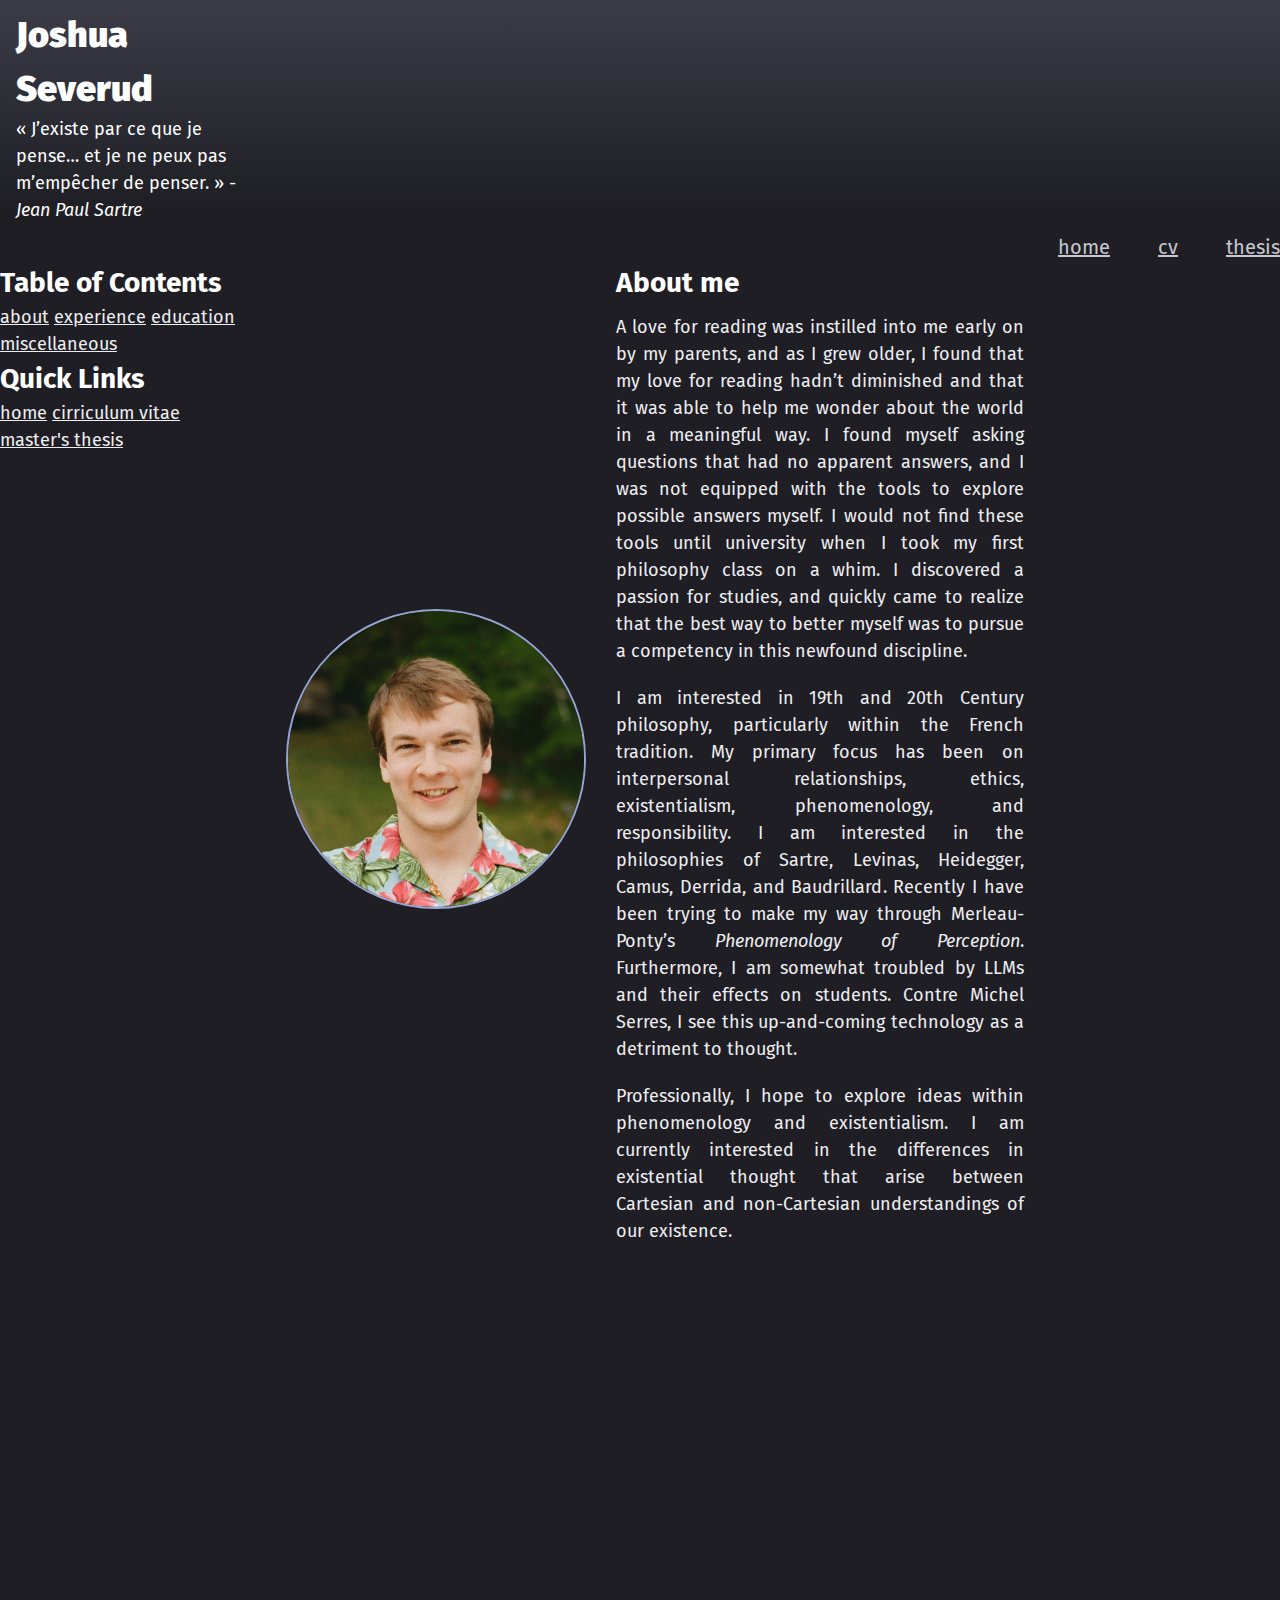
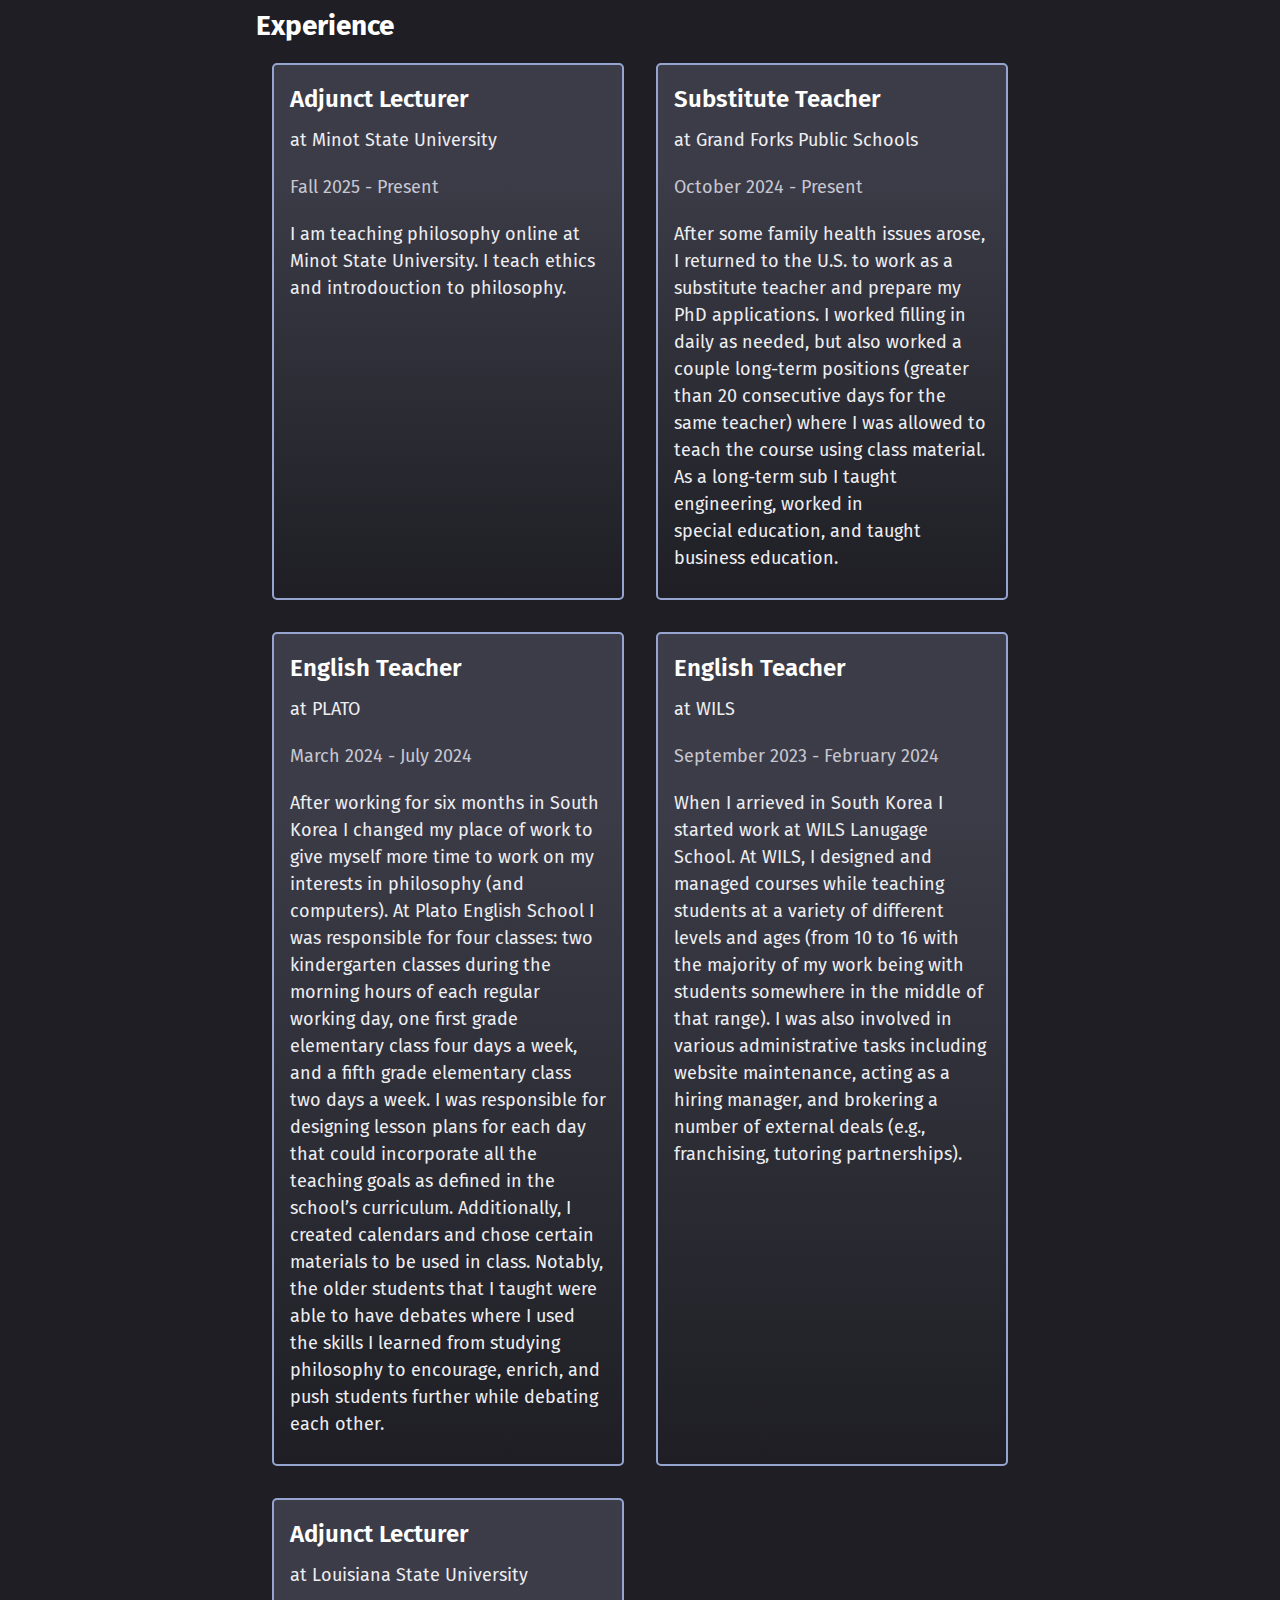
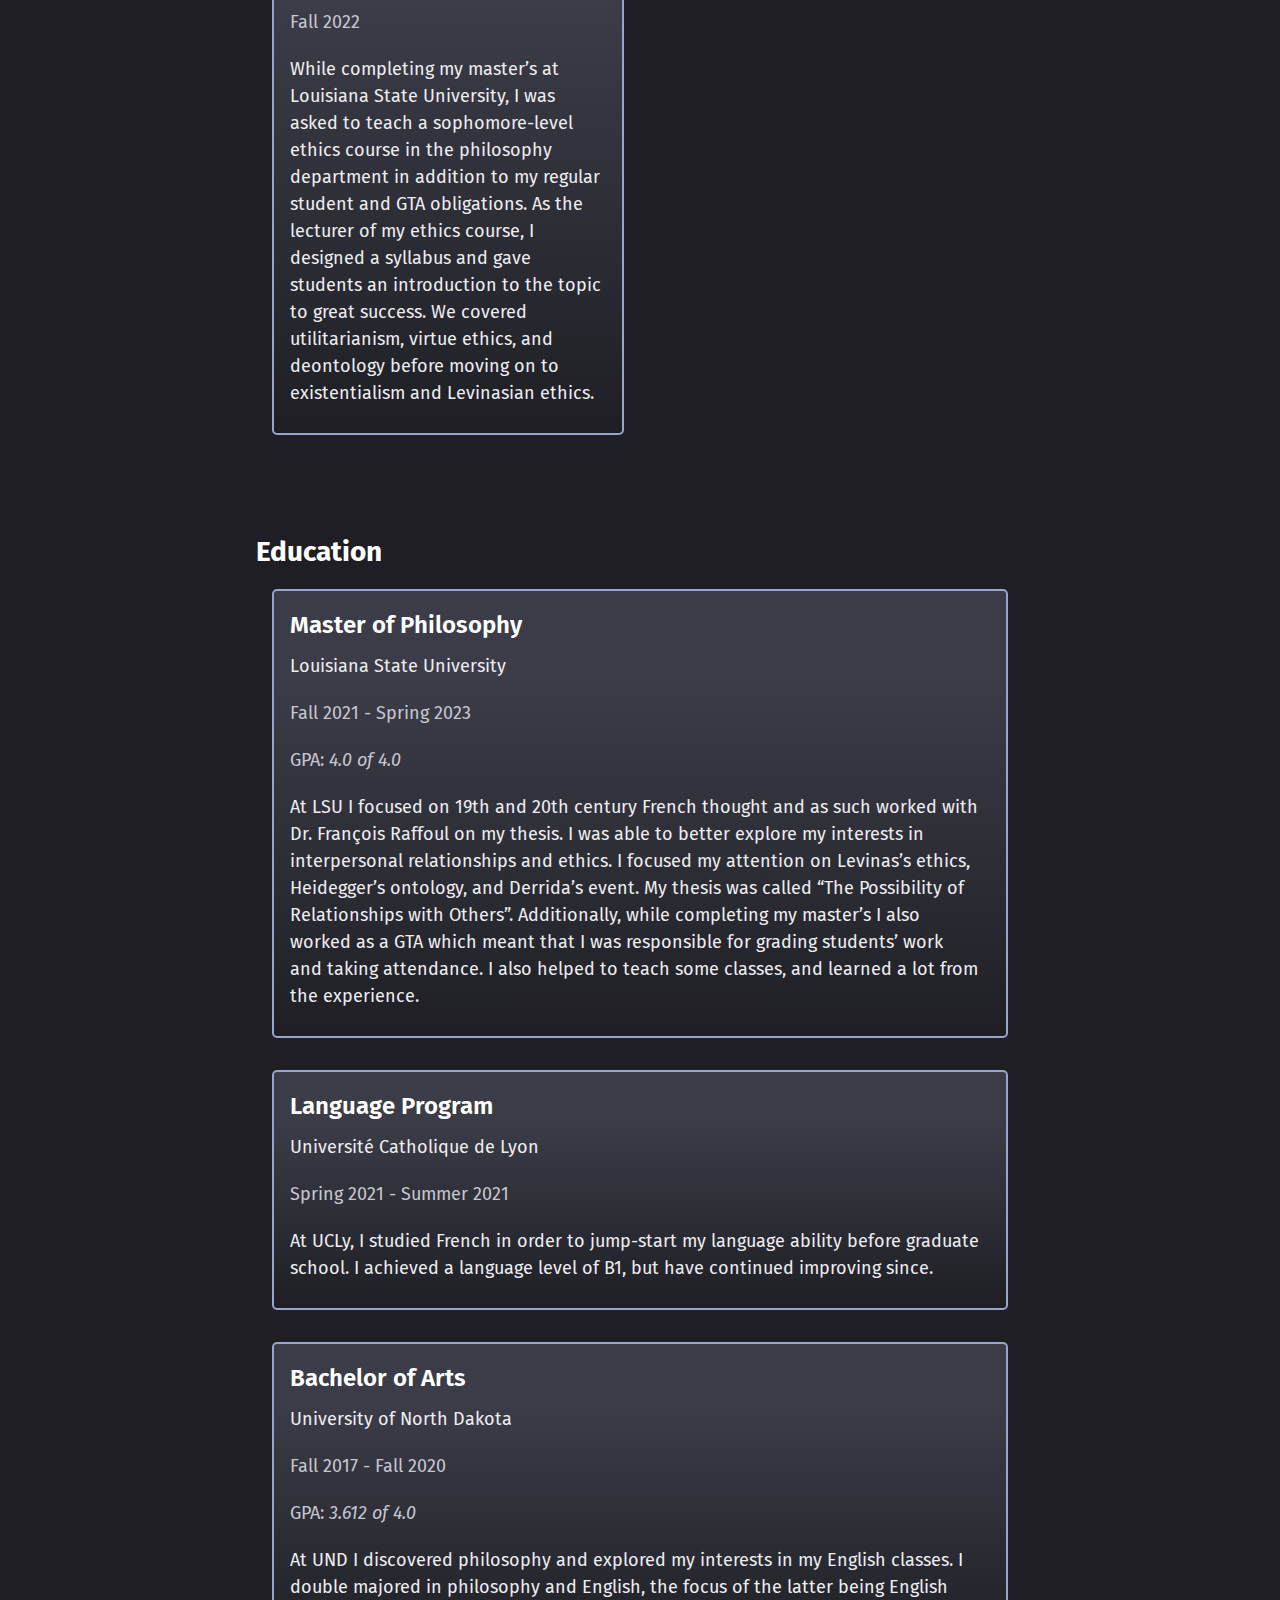
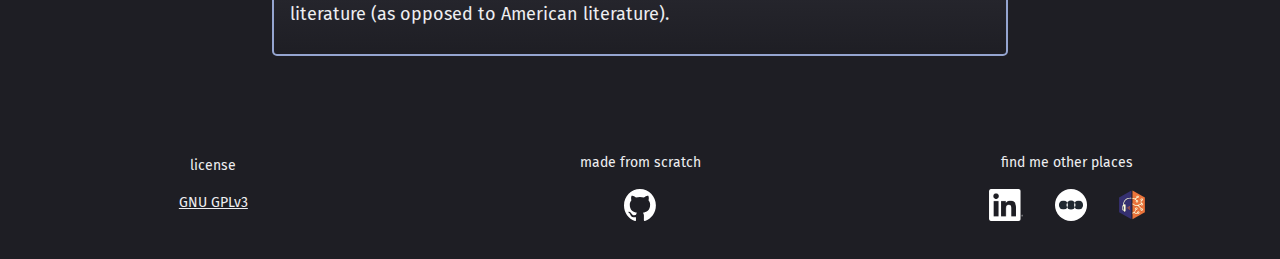
<file: index.html>
<!DOCTYPE html>

<html lang="en">
  <head>
    <meta http-equiv="content-type" content="text/html; charset=UTF-8">
    <meta name="viewport" content="width=device-width, initial-scale=1.0">
    <title>Joshua Severud</title>
    <link rel="icon" href="static/fav.png" type="image/gif">
    <link rel="stylesheet" href="style.css">
    <link rel="preconnect" href="https://fonts.googleapis.com">
    <link rel="preconnect" href="https://fonts.gstatic.com" crossorigin>
    <link href="https://fonts.googleapis.com/css2?family=Fira+Sans&family=Jost:ital,wght@0,100..900;1,100..900&display=swap" rel="stylesheet">
  </head>

  <body>
    <div class="viewport">
      <div id="header">
        <div class="titles">
          <h1>Joshua Severud</h1>
          <p>« J’existe par ce que je pense… et je ne peux pas m’empêcher de penser. » - <em>Jean Paul Sartre</em></p>
        </div>
      </div>
      <div class="navigation">
        <a href="index.html">home</a>
        <a href="content/cv.html">cv</a>
        <a href="content/thesis.html">thesis</a>
      </div>

      <div class="article">
        <div class="sidebar">
          <h2>Table of Contents</h2>
          <a href="#about">about</a>
          <a href="#experience">experience</a>
          <a href="#education">education</a>
          <a href="#miscellaneous">miscellaneous</a>
          <br>
          <h2>Quick Links</h2>
          <a href="index.html">home</a>
          <a href="content/cv.html">cirriculum vitae</a>
          <a href="content/thesis.html">master's thesis</a>
        </div>
        <div id="about">
          <div class="profile">
            <img src="static/images/profile.webp" alt="picture of me">
          </div>
          <div class="about-text">
            <h2>About me</h2>
            <p>A love for reading was instilled into me early on by my parents, and as I grew older, I found that my love for reading hadn’t diminished and that it was able to help me wonder about the world in a meaningful way. I found myself asking questions that had no apparent answers, and I was not equipped with the tools to explore possible answers myself. I would not find these tools until university when I took my first philosophy class on a whim. I discovered a passion for studies, and quickly came to realize that the best way to better myself was to pursue a competency in this newfound discipline.</p>
            <p>I am interested in 19th and 20th Century philosophy, particularly within the French tradition. My primary focus has been on interpersonal relationships, ethics, existentialism, phenomenology, and responsibility. I am interested in the philosophies of Sartre, Levinas, Heidegger, Camus, Derrida, and Baudrillard. Recently I have been trying to make my way through Merleau-Ponty’s <em>Phenomenology of Perception</em>. Furthermore, I am somewhat troubled by LLMs and their effects on students. Contre Michel Serres, I see this up-and-coming technology as a detriment to thought.</p>
            <p>Professionally, I hope to explore ideas within phenomenology and existentialism. I am currently interested in the differences in existential thought that arise between Cartesian and non-Cartesian understandings of our existence.</p>
          </div>
        </div>
        <h2 id="section-title">Experience</h2>
        <div id="experience">
          <div class="card">
            <h3>Adjunct Lecturer</h3>
            <p>at Minot State University</p>
            <p class="fade">Fall 2025 - Present</p>
            <p>I am teaching philosophy online at Minot State University. I teach ethics and introdouction to philosophy.</p>
          </div>
          <div class="card">
            <h3>Substitute Teacher</h3>
            <p>at Grand Forks Public Schools</p>
            <p class="fade">October 2024 - Present</p>
            <p>After some family health issues arose, I returned to the U.S. to work as a substitute teacher and prepare my PhD applications. I worked filling in daily as needed, but also worked a couple long-term positions (greater than 20 consecutive days for the same teacher) where I was allowed to teach the course using class material. As a long-term sub I taught engineering, worked in special education, and taught business education.</p>
          </div>
          <div class="card">
            <h3>English Teacher</h3>
            <p>at PLATO</p>
            <p class="fade">March 2024 - July 2024</p>
            <p>After working for six months in South Korea I changed my place of work to give myself more time to work on my interests in philosophy (and computers). At Plato English School I was responsible for four classes: two kindergarten classes during the morning hours of each regular working day, one first grade elementary class four days a week, and a fifth grade elementary class two days a week. I was responsible for designing lesson plans for each day that could incorporate all the teaching goals as defined in the school’s curriculum. Additionally, I created calendars and chose certain materials to be used in class. Notably, the older students that I taught were able to have debates where I used the skills I learned from studying philosophy to encourage, enrich, and push students further while debating each other.</p>
          </div>
          <div class="card">
            <h3>English Teacher</h3>
            <p>at WILS</p>
            <p class="fade">September 2023 - February 2024</p>
            <p>When I arrieved in South Korea I started work at WILS Lanugage School. At WILS, I designed and managed courses while teaching students at a variety of different levels and ages (from 10 to 16 with the majority of my work being with students somewhere in the middle of that range). I was also involved in various administrative tasks including website maintenance, acting as a hiring manager, and brokering a number of external deals (e.g., franchising, tutoring partnerships).</p>
          </div>
          <div class="card">
            <h3>Adjunct Lecturer</h3>
            <p>at Louisiana State University</p>
            <p class="fade">Fall 2022</p>
            <p>While completing my master’s at Louisiana State University, I was asked to teach a sophomore-level ethics course in the philosophy department in addition to my regular student and GTA obligations. As the lecturer of my ethics course, I designed a syllabus and gave students an introduction to the topic to great success. We covered utilitarianism, virtue ethics, and deontology before moving on to existentialism and Levinasian ethics.</p>
          </div>
        </div>
        <h2 id="section-title">Education</h2>
        <div id="education">
          <div class="card">
            <h3>Master of Philosophy</h3>
            <p>Louisiana State University</p>
            <p class="fade">Fall 2021 - Spring 2023</p>
            <p class="fade">GPA: <em>4.0 of 4.0</em></p>
            <p>At LSU I focused on 19th and 20th century French thought and as such worked with Dr. François Raffoul on my thesis. I was able to better explore my interests in interpersonal relationships and ethics. I focused my attention on Levinas’s ethics, Heidegger’s ontology, and Derrida’s event. My thesis was called “The Possibility of Relationships with Others”. Additionally, while completing my master’s I also worked as a GTA which meant that I was responsible for grading students’ work and taking attendance. I also helped to teach some classes, and learned a lot from the experience.</p>
          </div>
          <div class="card">
            <h3>Language Program</h3>
            <p>Université Catholique de Lyon</p>
            <p class="fade">Spring 2021 - Summer 2021</p>
            <p>At UCLy, I studied French in order to jump-start my language ability before graduate school. I achieved a language level of B1, but have continued improving since.</p>
          </div>
          <div class="card">
            <h3>Bachelor of Arts</h3>
            <p>University of North Dakota</p>
            <p class="fade">Fall 2017 - Fall 2020</p>
            <p class="fade">GPA: <em>3.612 of 4.0</em></p>
            <p>At UND I discovered philosophy and explored my interests in my English classes. I double majored in philosophy and English, the focus of the latter being English literature (as opposed to American literature).</p>
          </div>
        </div>
      </div>

      <div id="footer">
        <div class="license">
          <p>license</p>
          <a href="https://www.gnu.org/licenses/gpl-3.0.html#license-text" target="_blank">GNU GPLv3</a>
        </div>
        <div class="credit">
          <p>made from scratch</p>
          <a href="https://github.com/forkentiney/" target="_blank"><img class="icon" src="static/images/icons/github-mark-white.svg" alt="Github"></a>
        </div>
        <div class="contact">
          <p>find me other places</p>
          <div class="socials">
            <a href="https://www.linkedin.com/in/joshua-severud-389014164" target="_blank"><img class="icon" src="static/images/icons/InBug-White.png" alt="LinkedIn"></a>
            <a href="https://letterboxd.com/Forkentiney/" target="_blank"><img class="icon" src="static/images/icons/letterboxd-white.svg" alt="Letterboxd"></a>
            <a href="https://listenbrainz.org/user/Forkentiney" target="_blank"><img class="icon" src="static/images/icons/listenbrainz-color.svg" alt="ListenBrainz"></a>
          </div>
        </div>
      </div>
    </div>
  </body>
</html>
</file>
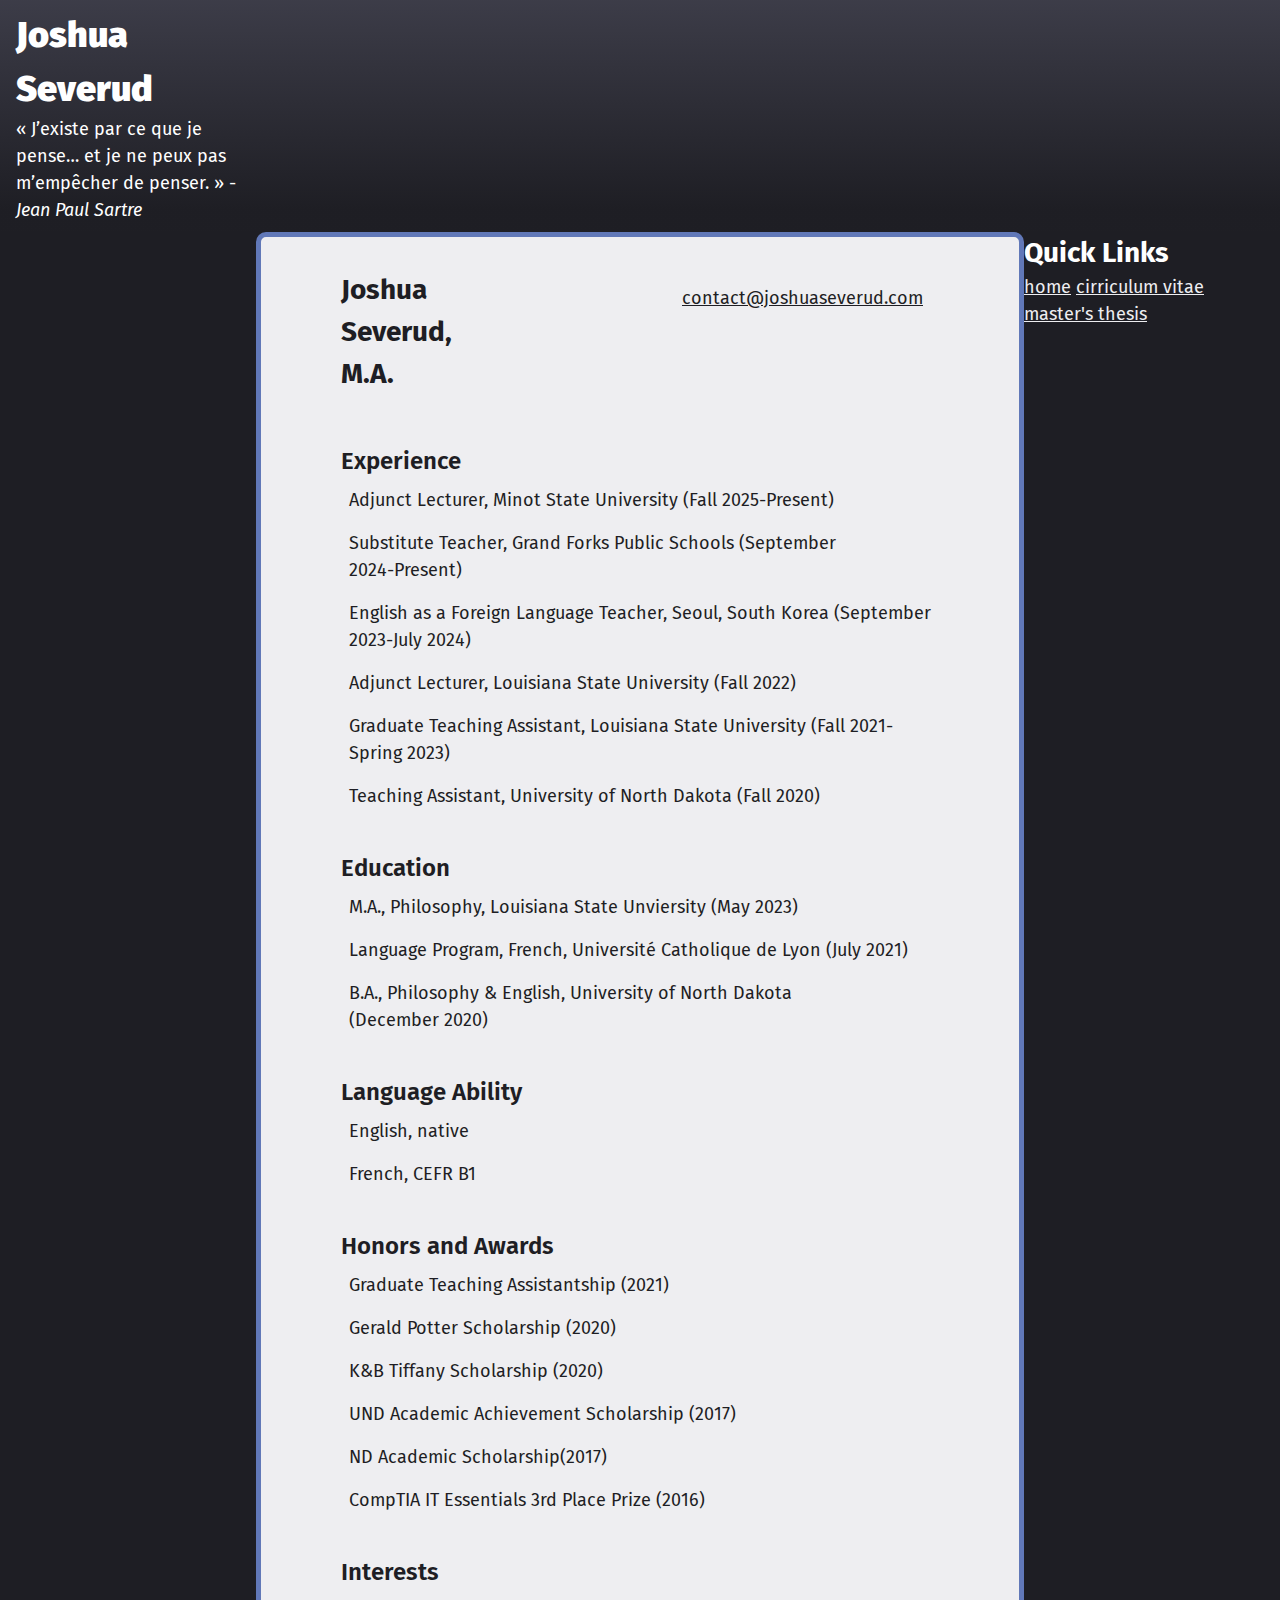
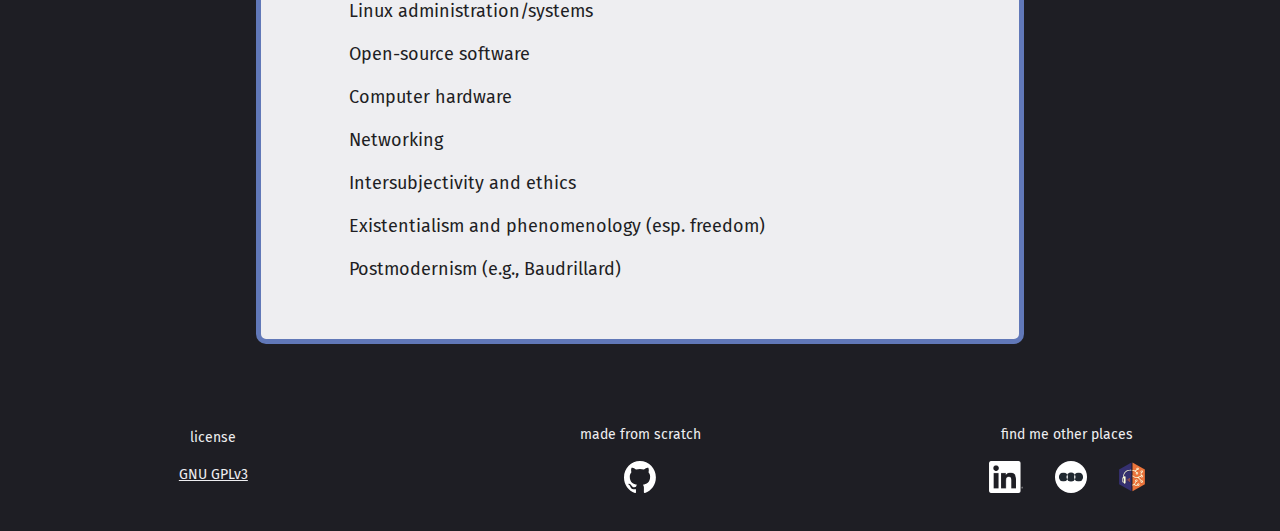
<file: content/cv.html>
<!DOCTYPE html>

<html lang="en">
  <head>
    <meta http-equiv="content-type" content="text/html; charset=UTF-8">
    <meta name="viewport" content="width=device-width, initial-scale=1.0">
    <title>Joshua Severud | Curriculum Vitae</title>
    <link rel="icon" href="../static/fav.png" type="image/gif">
    <link rel="stylesheet" href="../style.css">
    <link rel="preconnect" href="https://fonts.googleapis.com">
    <link rel="preconnect" href="https://fonts.gstatic.com" crossorigin>
    <link href="https://fonts.googleapis.com/css2?family=Fira+Sans&family=Jost:ital,wght@0,100..900;1,100..900&display=swap" rel="stylesheet">
  </head>

  <body>
    <div id="header">
      <div class="titles">
        <h1>Joshua Severud</h1>
        <p>« J’existe par ce que je pense… et je ne peux pas m’empêcher de penser. » - <em>Jean Paul Sartre</em></p>
      </div>
    </div>

    <div class="article">
      <div class="paper">
        <div class="cv-head">
          <div class="titles">
            <h2>Joshua Severud, M.A.</h2>
          </div>
          <div class="contact">
            <a href="mailto:contact@joshuaseverud.com">contact@joshuaseverud.com</a>
          </div>
        </div>
        <div class="cv-section">
          <h3>Experience</h3>
          <p>Adjunct Lecturer, Minot State University (Fall 2025-Present)</p>
          <p>Substitute Teacher, Grand Forks Public Schools (September 2024-Present)</p>
          <p>English as a Foreign Language Teacher, Seoul, South Korea (September 2023-July 2024)</p>
          <p>Adjunct Lecturer, Louisiana State University (Fall 2022)</p>
          <p>Graduate Teaching Assistant, Louisiana State University (Fall 2021-Spring 2023)</p>
          <p>Teaching Assistant, University of North Dakota (Fall 2020)</p>
        </div>
        <div class="cv-section">
          <h3>Education</h3>
          <p>M.A., Philosophy, Louisiana State Unviersity (May 2023)</p>
          <p>Language Program, French, Université Catholique de Lyon (July 2021)</p>
          <p>B.A., Philosophy & English, University of North Dakota (December 2020)</p>
        </div>
        <div class="cv-section">
          <h3>Language Ability</h3>
          <p>English, native</p>
          <p>French, CEFR B1</p>
        </div>
        <div class="cv-section">
          <h3>Honors and Awards</h3>
          <p>Graduate Teaching Assistantship (2021)</p>
          <p>Gerald Potter Scholarship (2020)</p>
          <p>K&B Tiffany Scholarship (2020)</p>
          <p>UND Academic Achievement Scholarship (2017)</p>
          <p>ND Academic Scholarship(2017)</p>
          <p>CompTIA IT Essentials 3rd Place Prize (2016)</p>
        </div>
        <div class="cv-section">
          <h3>Interests</h3>
          <p>Linux administration/systems</p>
          <p>Open-source software</p>
          <p>Computer hardware</p>
          <p>Networking</p>
          <p>Intersubjectivity and ethics</p>
          <p>Existentialism and phenomenology (esp. freedom)</p>
          <p>Postmodernism (e.g., Baudrillard)</p>
        </div>
      </div>
      <div class="sidebar">
        <h2>Quick Links</h2>
        <a href="../index.html">home</a>
        <a href="cv.html">cirriculum vitae</a>
        <a href="thesis.html">master's thesis</a>
      </div>
    </div>

    <div id="footer">
      <div class="license">
        <p>license</p>
        <a href="https://www.gnu.org/licenses/gpl-3.0.html#license-text" target="_blank">GNU GPLv3</a>
      </div>
      <div class="credit">
        <p>made from scratch</p>
        <a href="https://github.com/forkentiney/" target="_blank"><img class="icon" src="../static/images/icons/github-mark-white.svg" alt="Github"></a>
      </div>
      <div class="contact">
        <p>find me other places</p>
        <div class="socials">
          <a href="https://www.linkedin.com/in/joshua-severud-389014164" target="_blank"><img class="icon" src="../static/images/icons/InBug-White.png" alt="LinkedIn"></a>
          <a href="https://letterboxd.com/Forkentiney/" target="_blank"><img class="icon" src="../static/images/icons/letterboxd-white.svg" alt="Letterboxd"></a>
          <a href="https://listenbrainz.org/user/Forkentiney" target="_blank"><img class="icon" src="../static/images/icons/listenbrainz-color.svg" alt="ListenBrainz"></a>
        </div>
      </div>
    </div>
  </body>
</html>
</file>
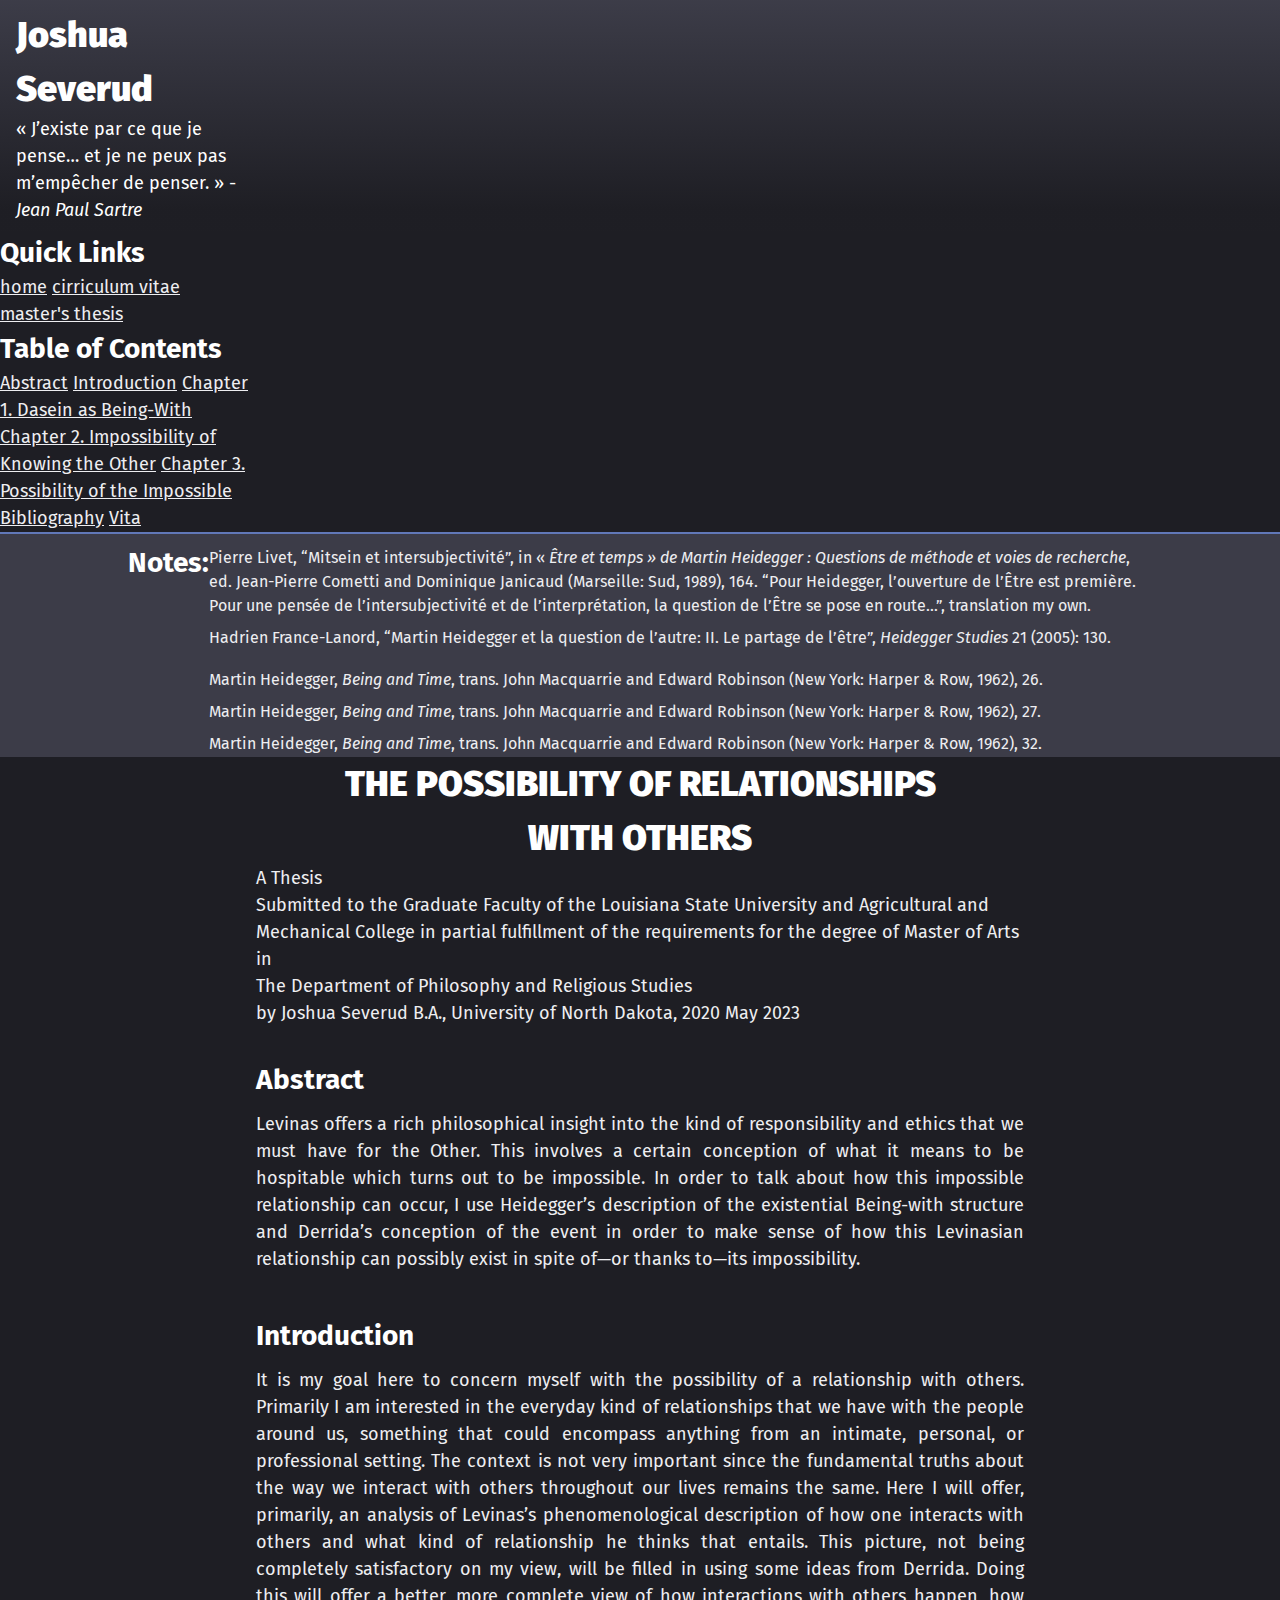
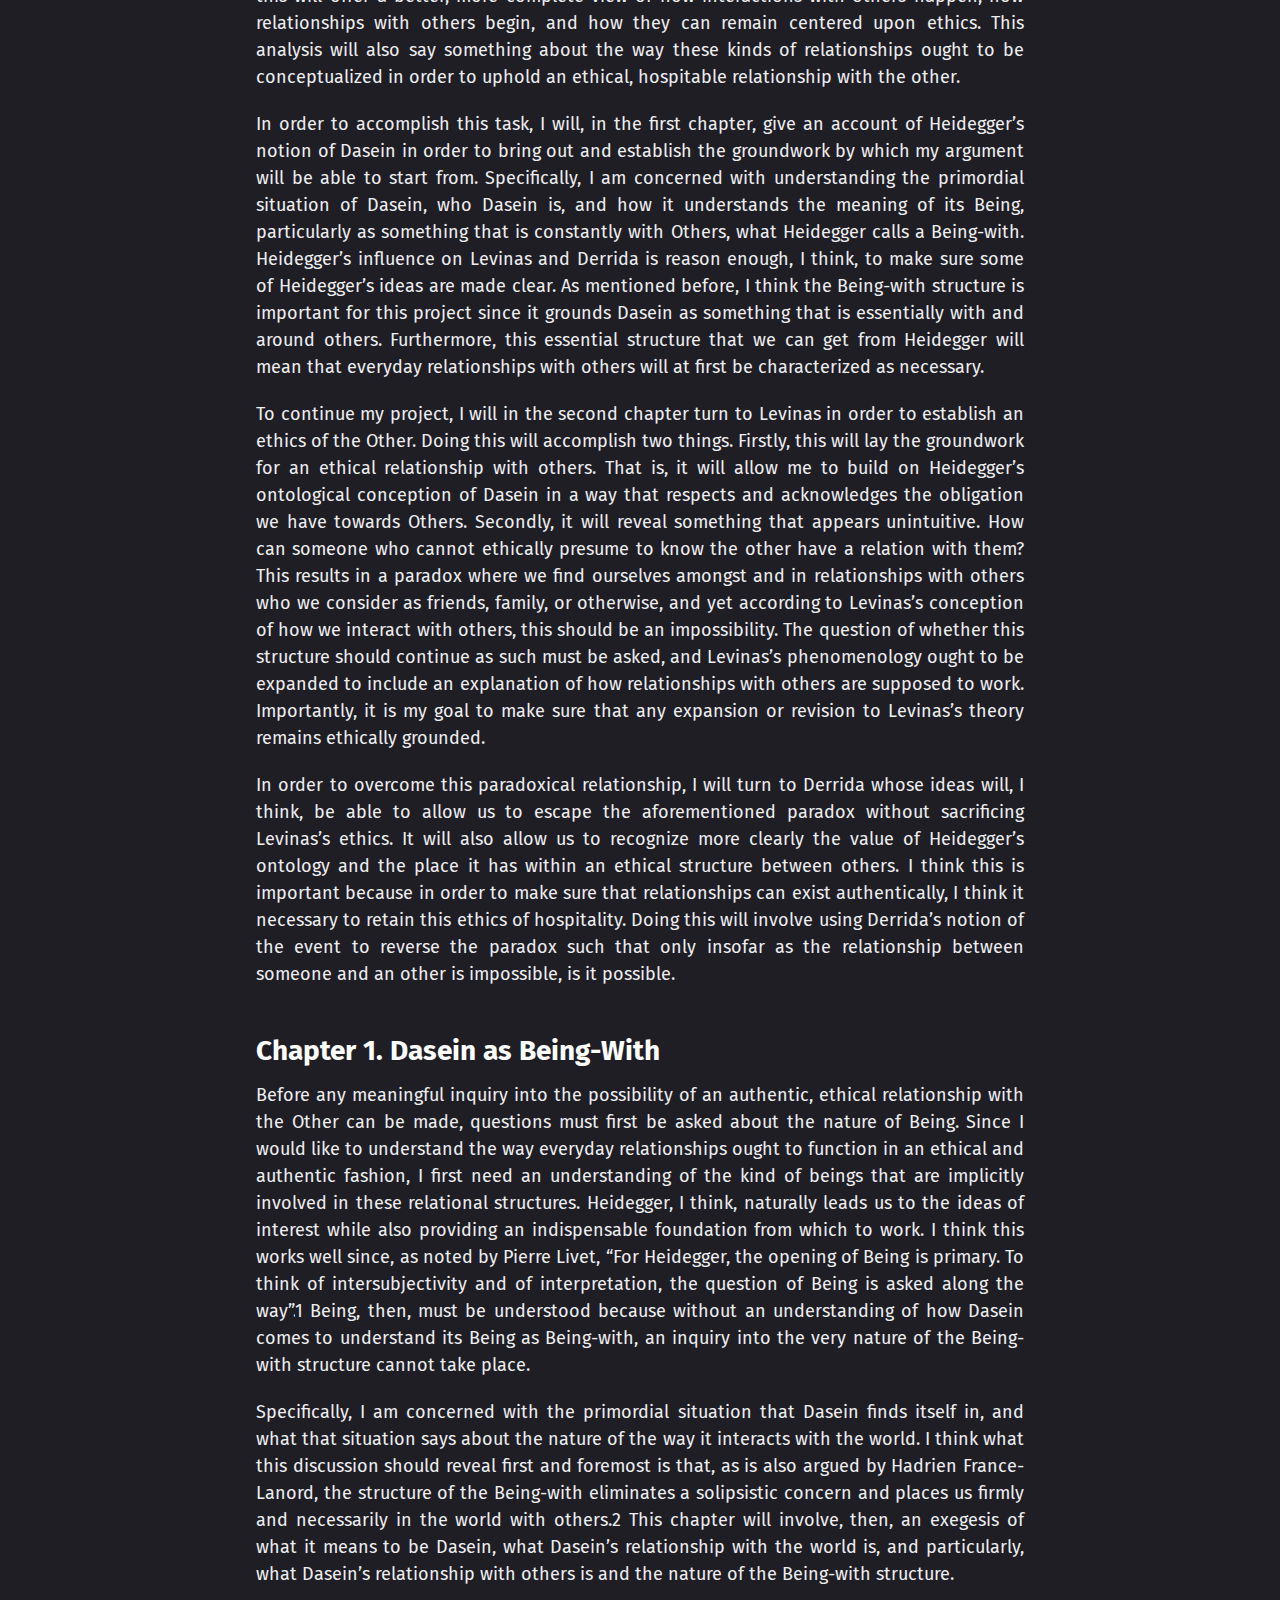
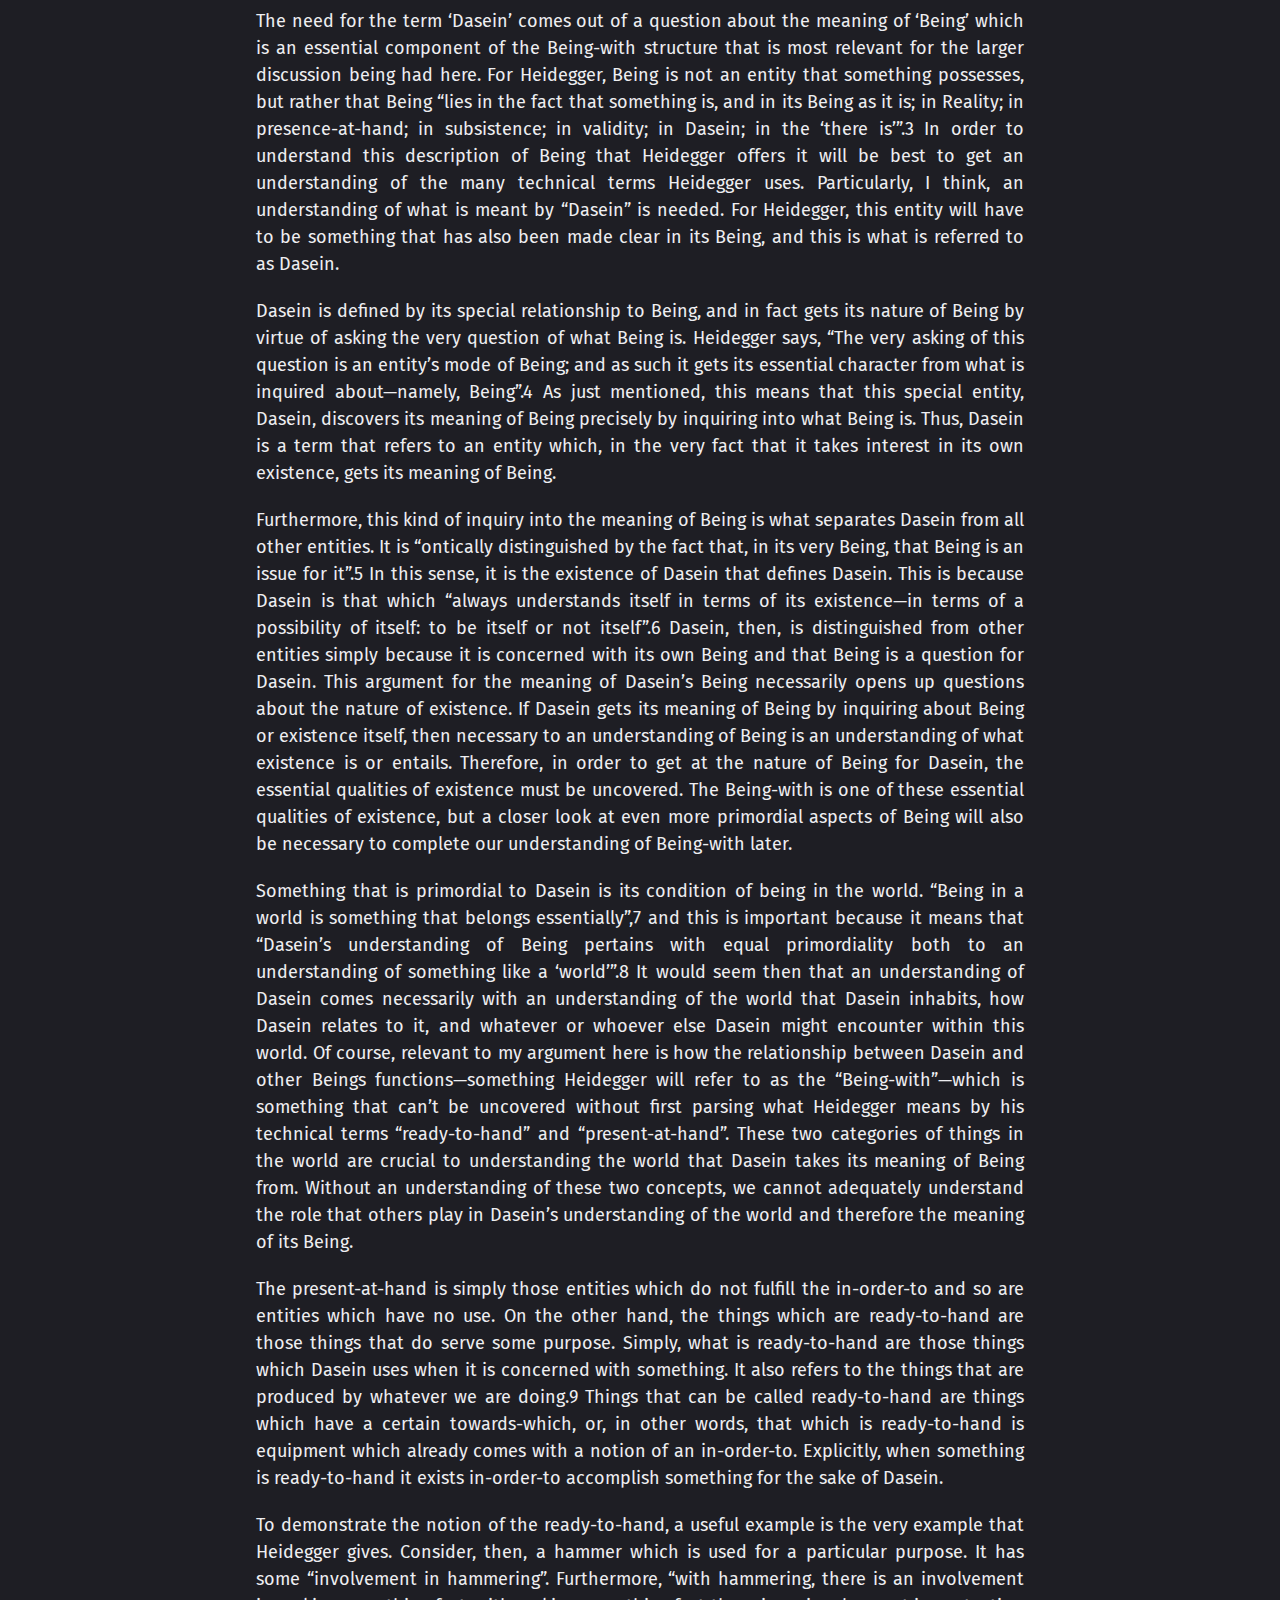
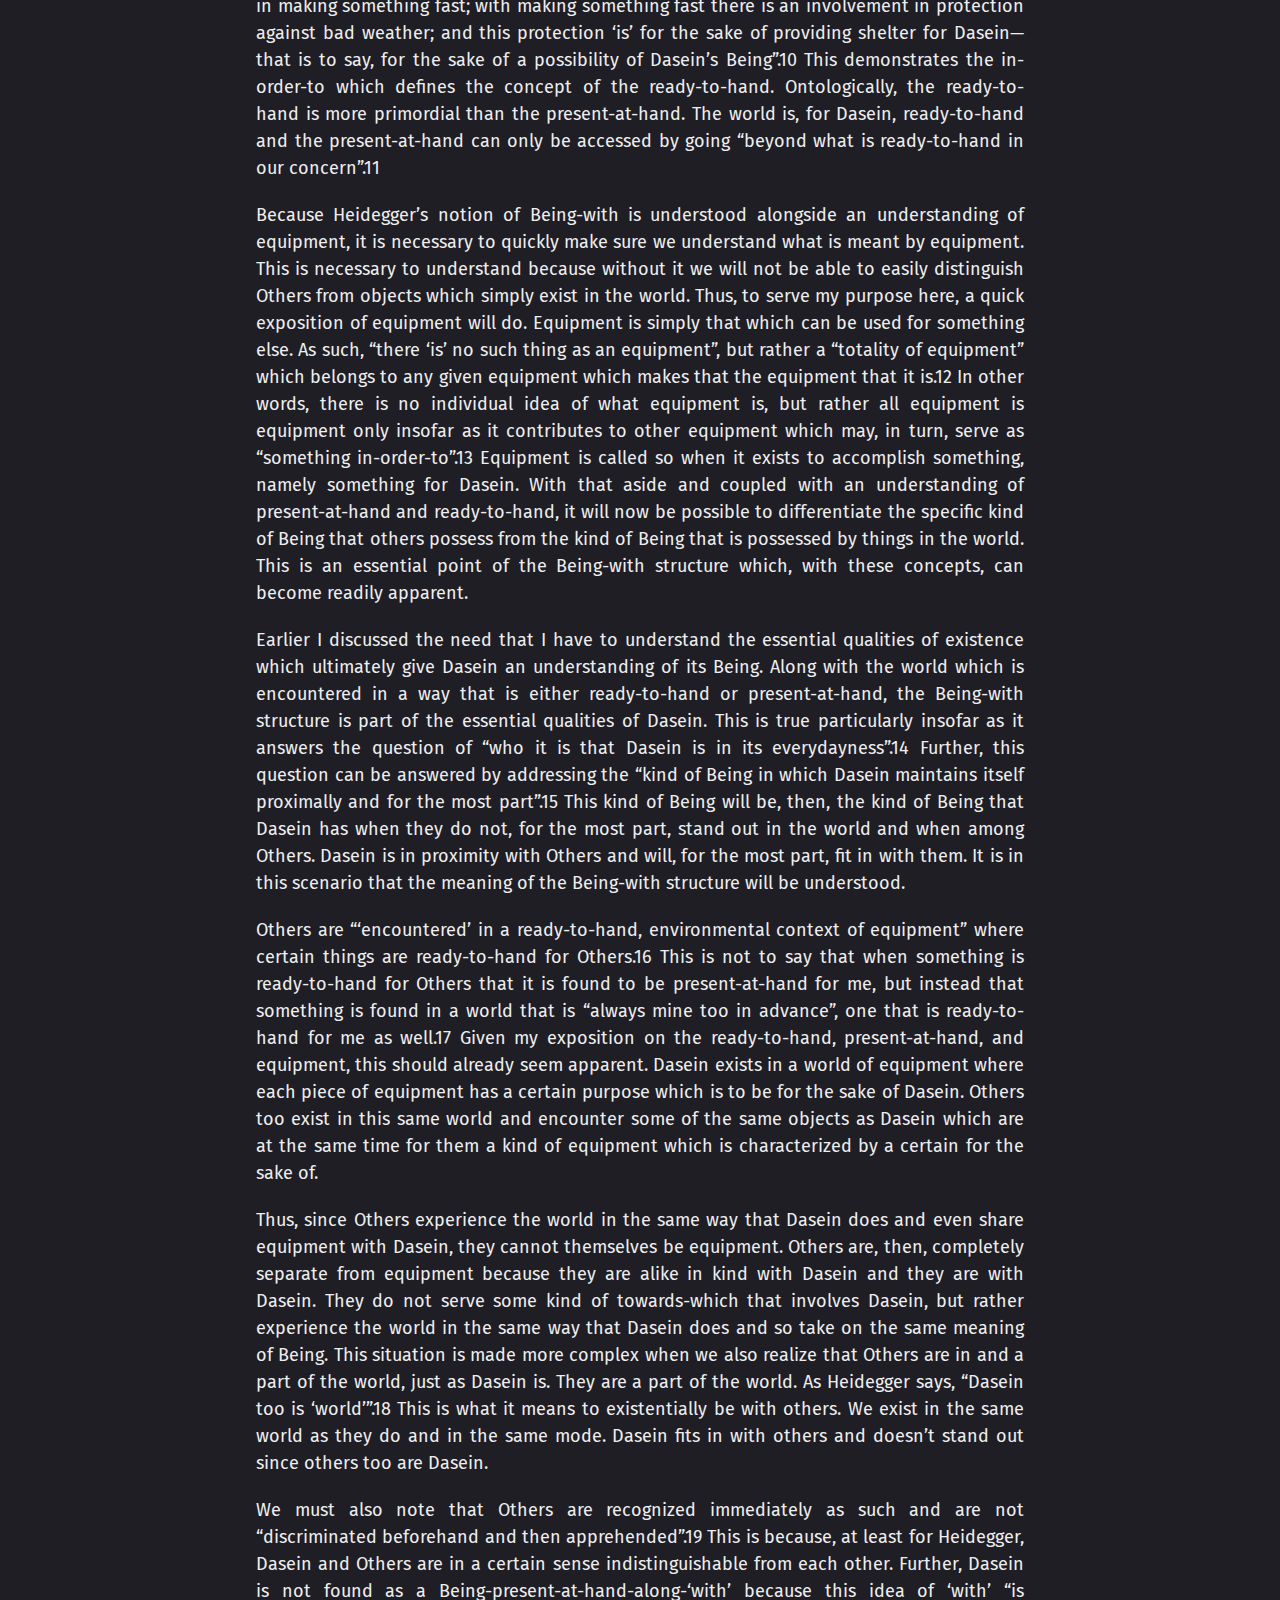
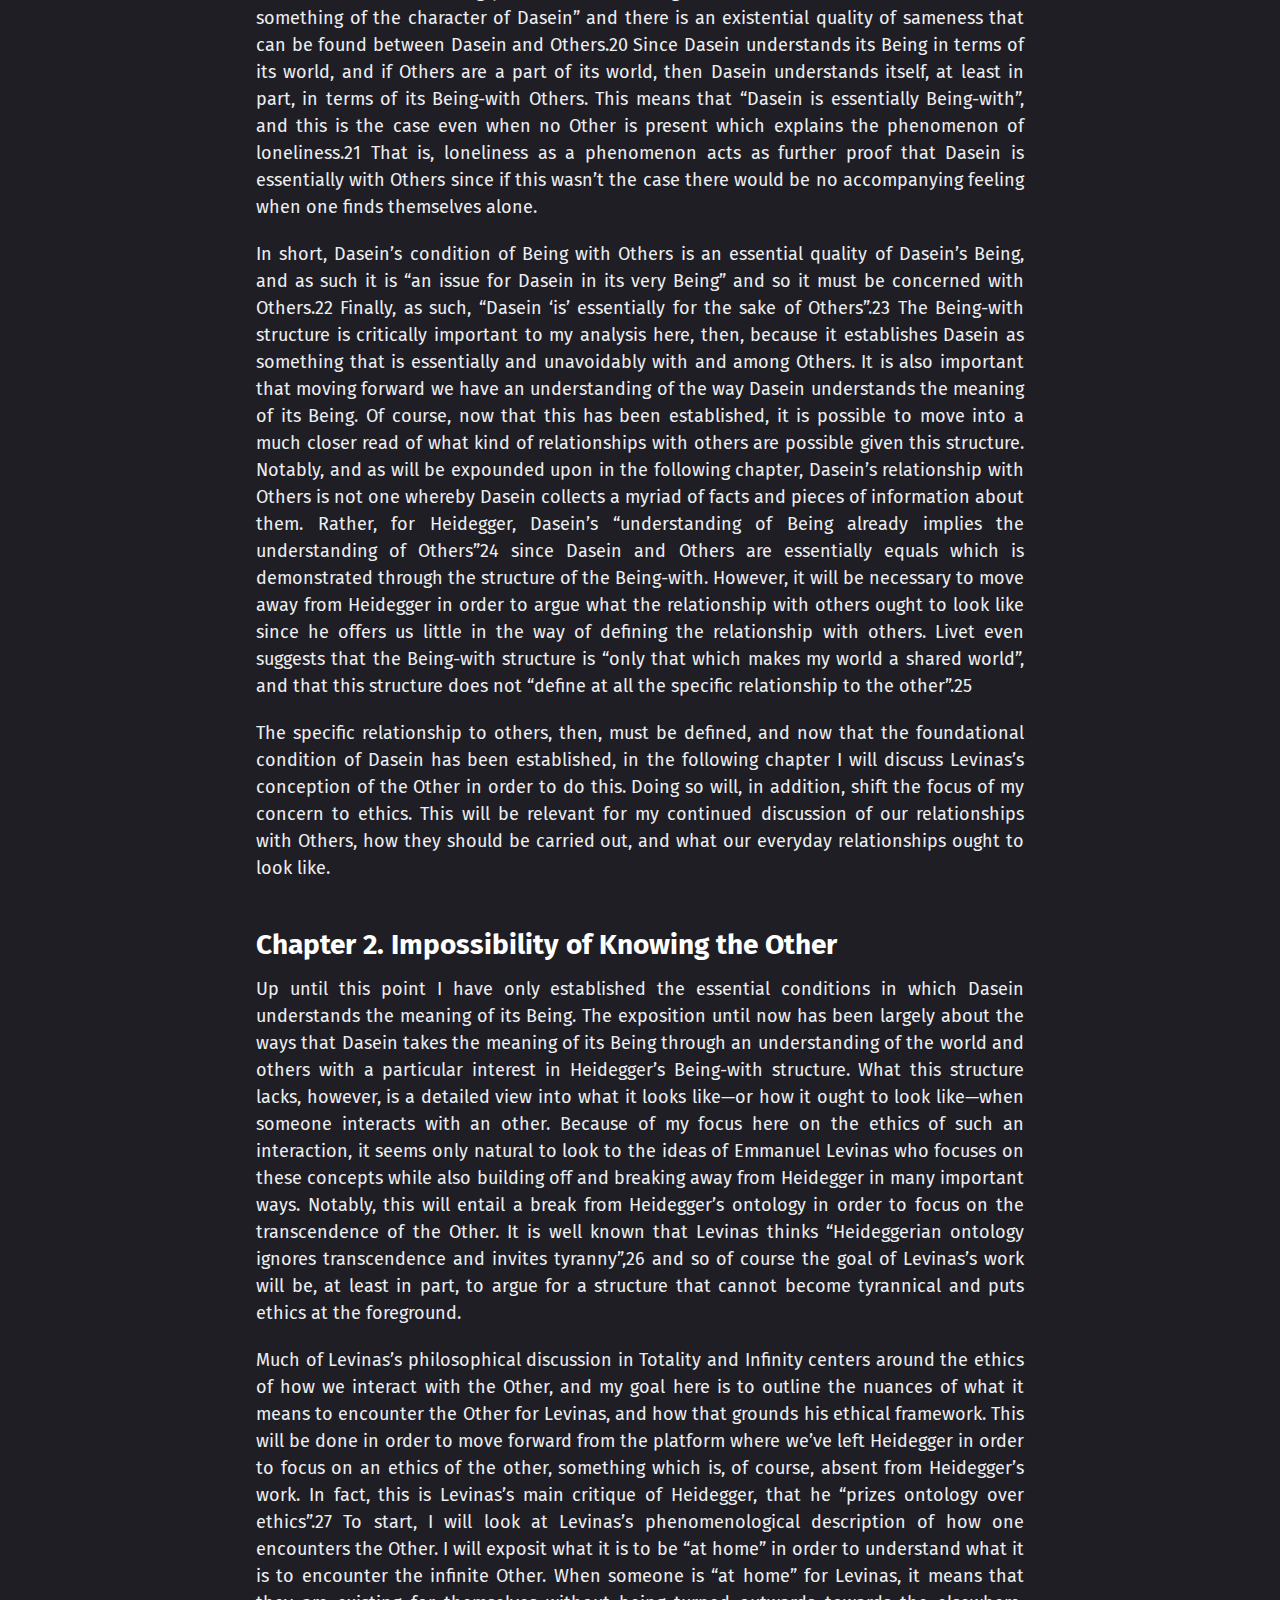
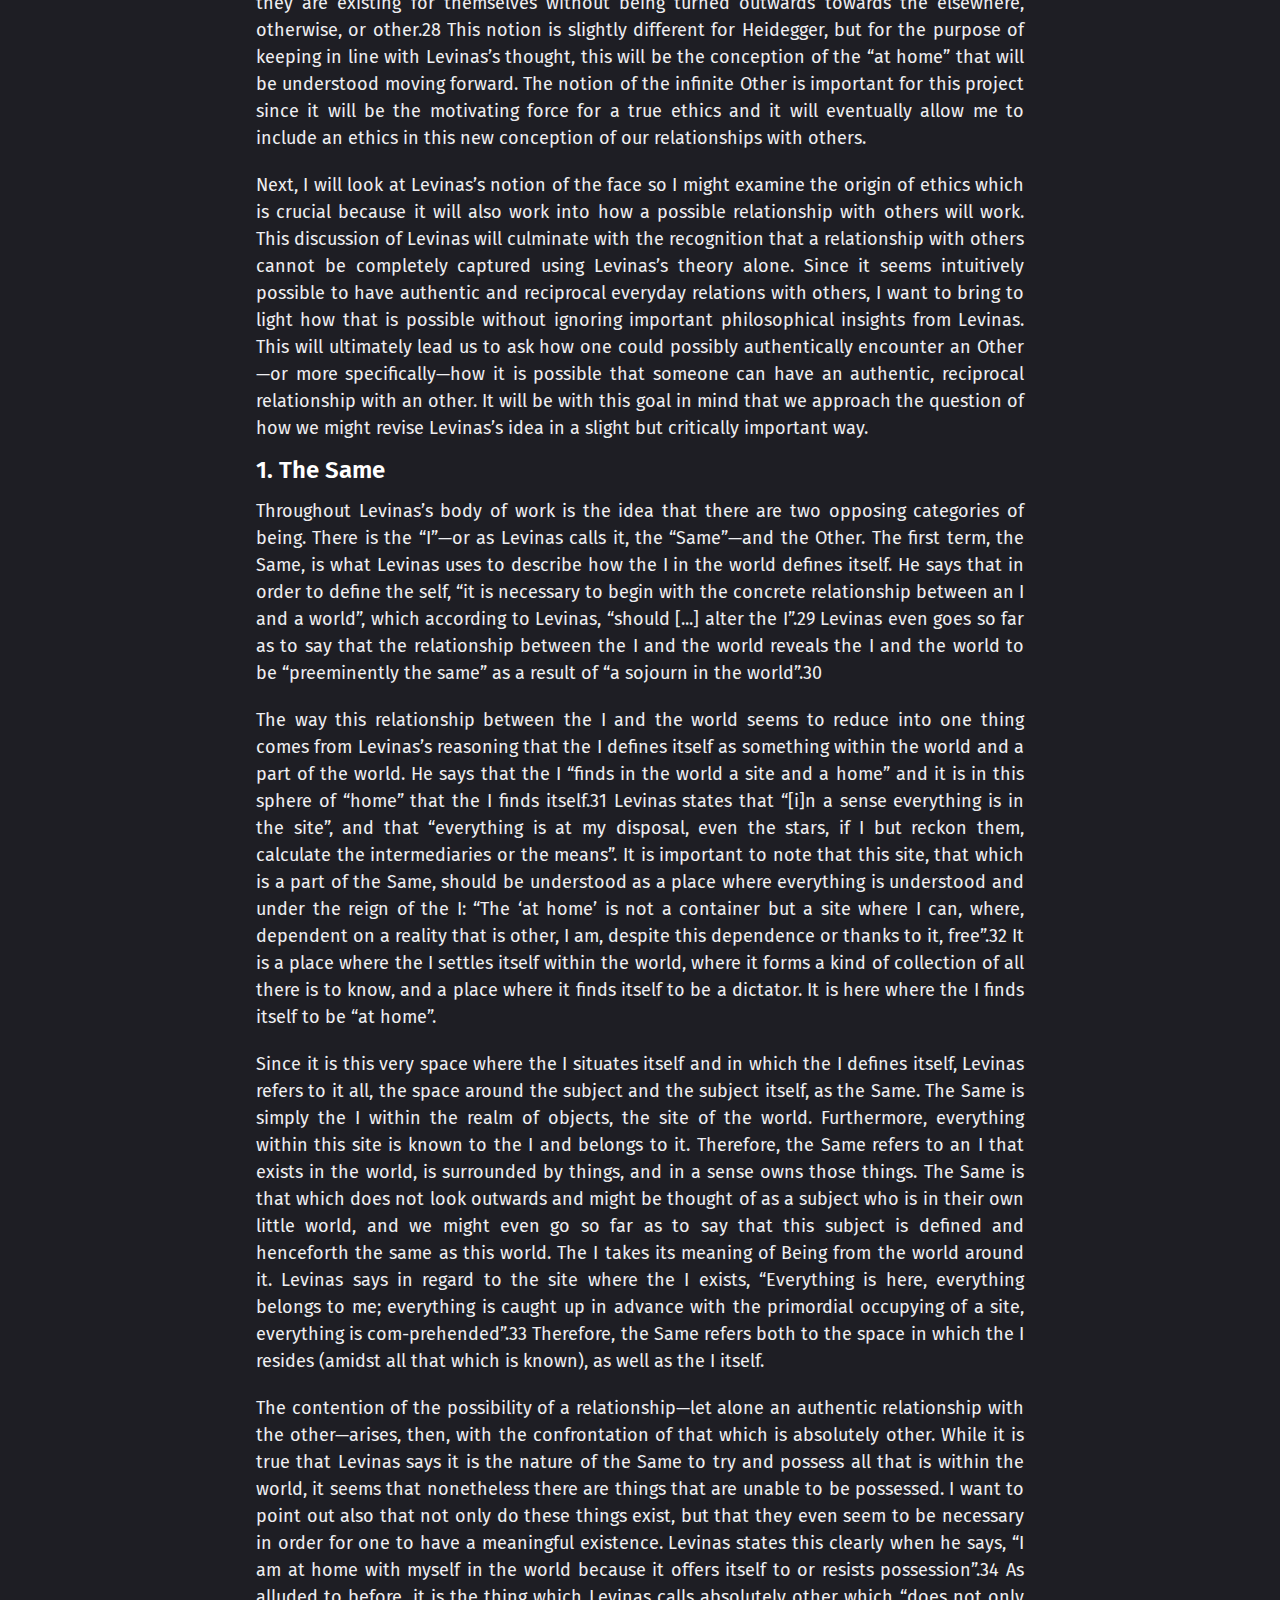
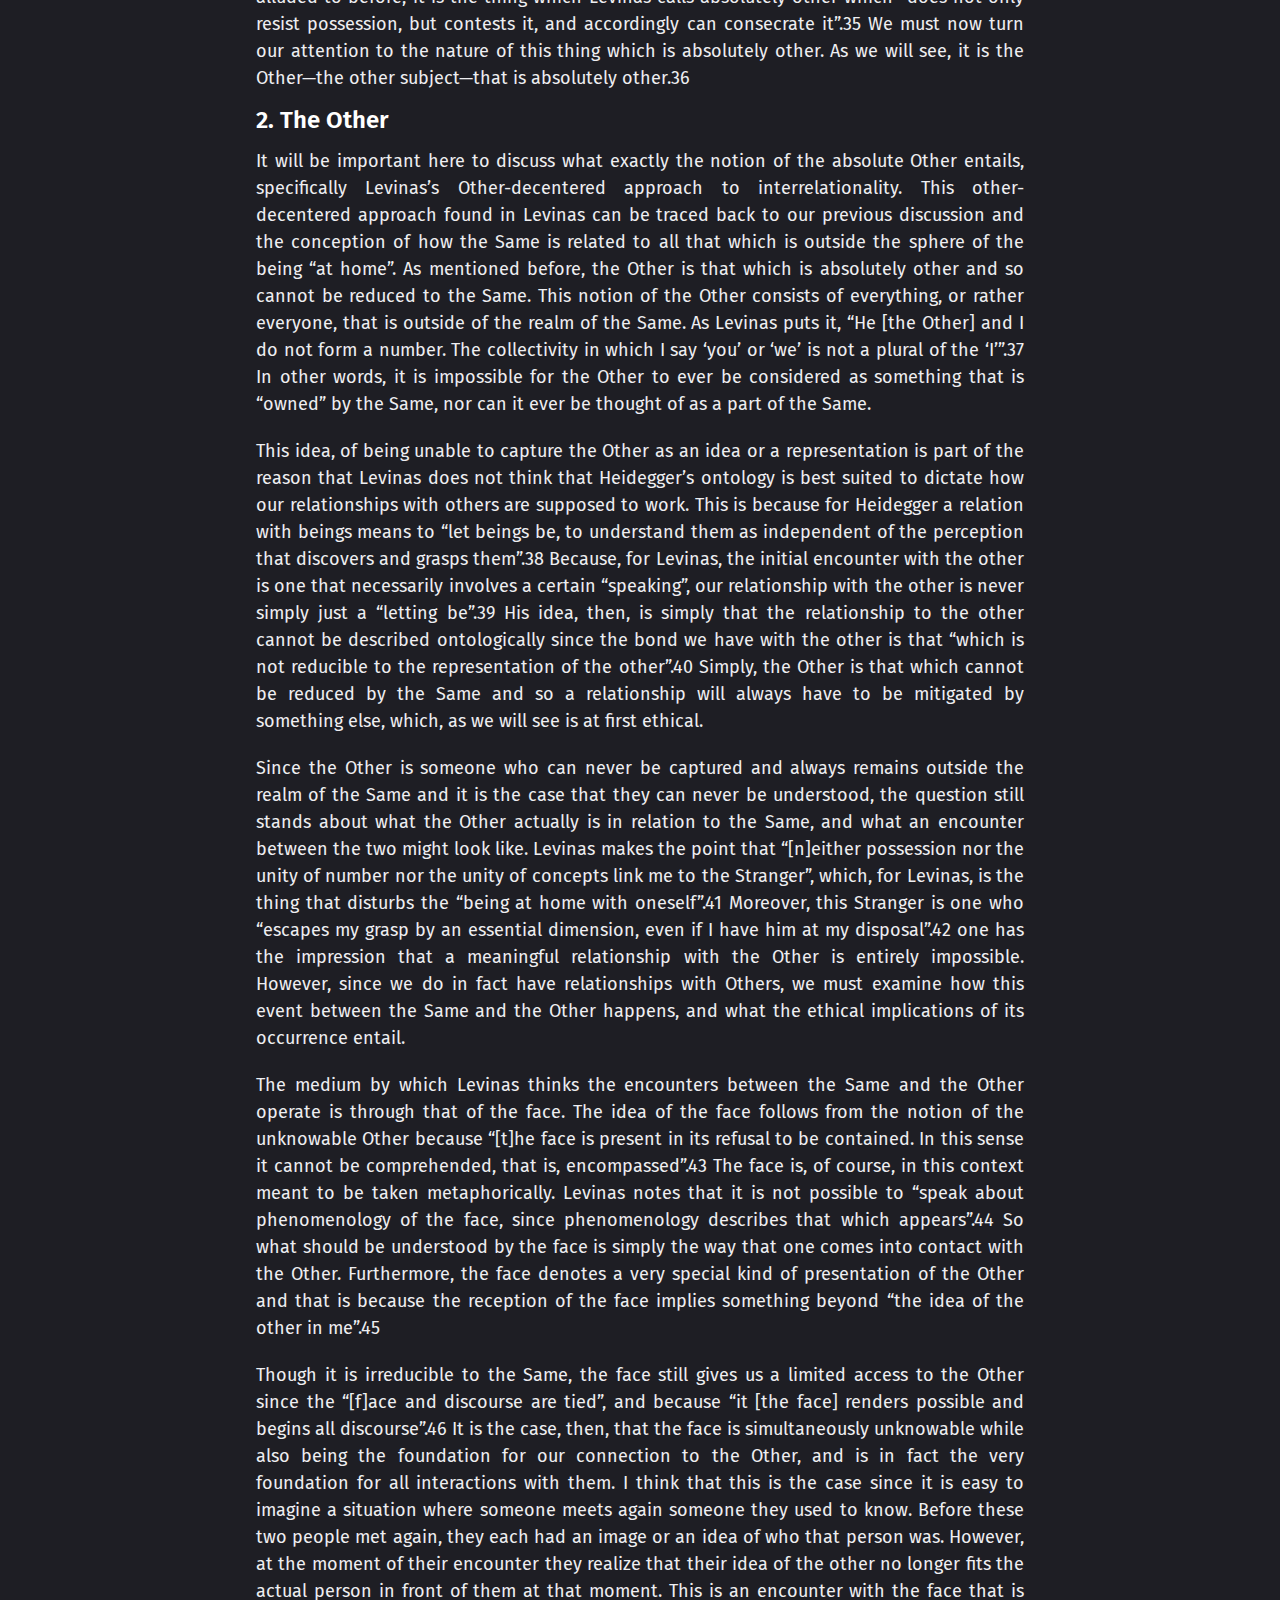
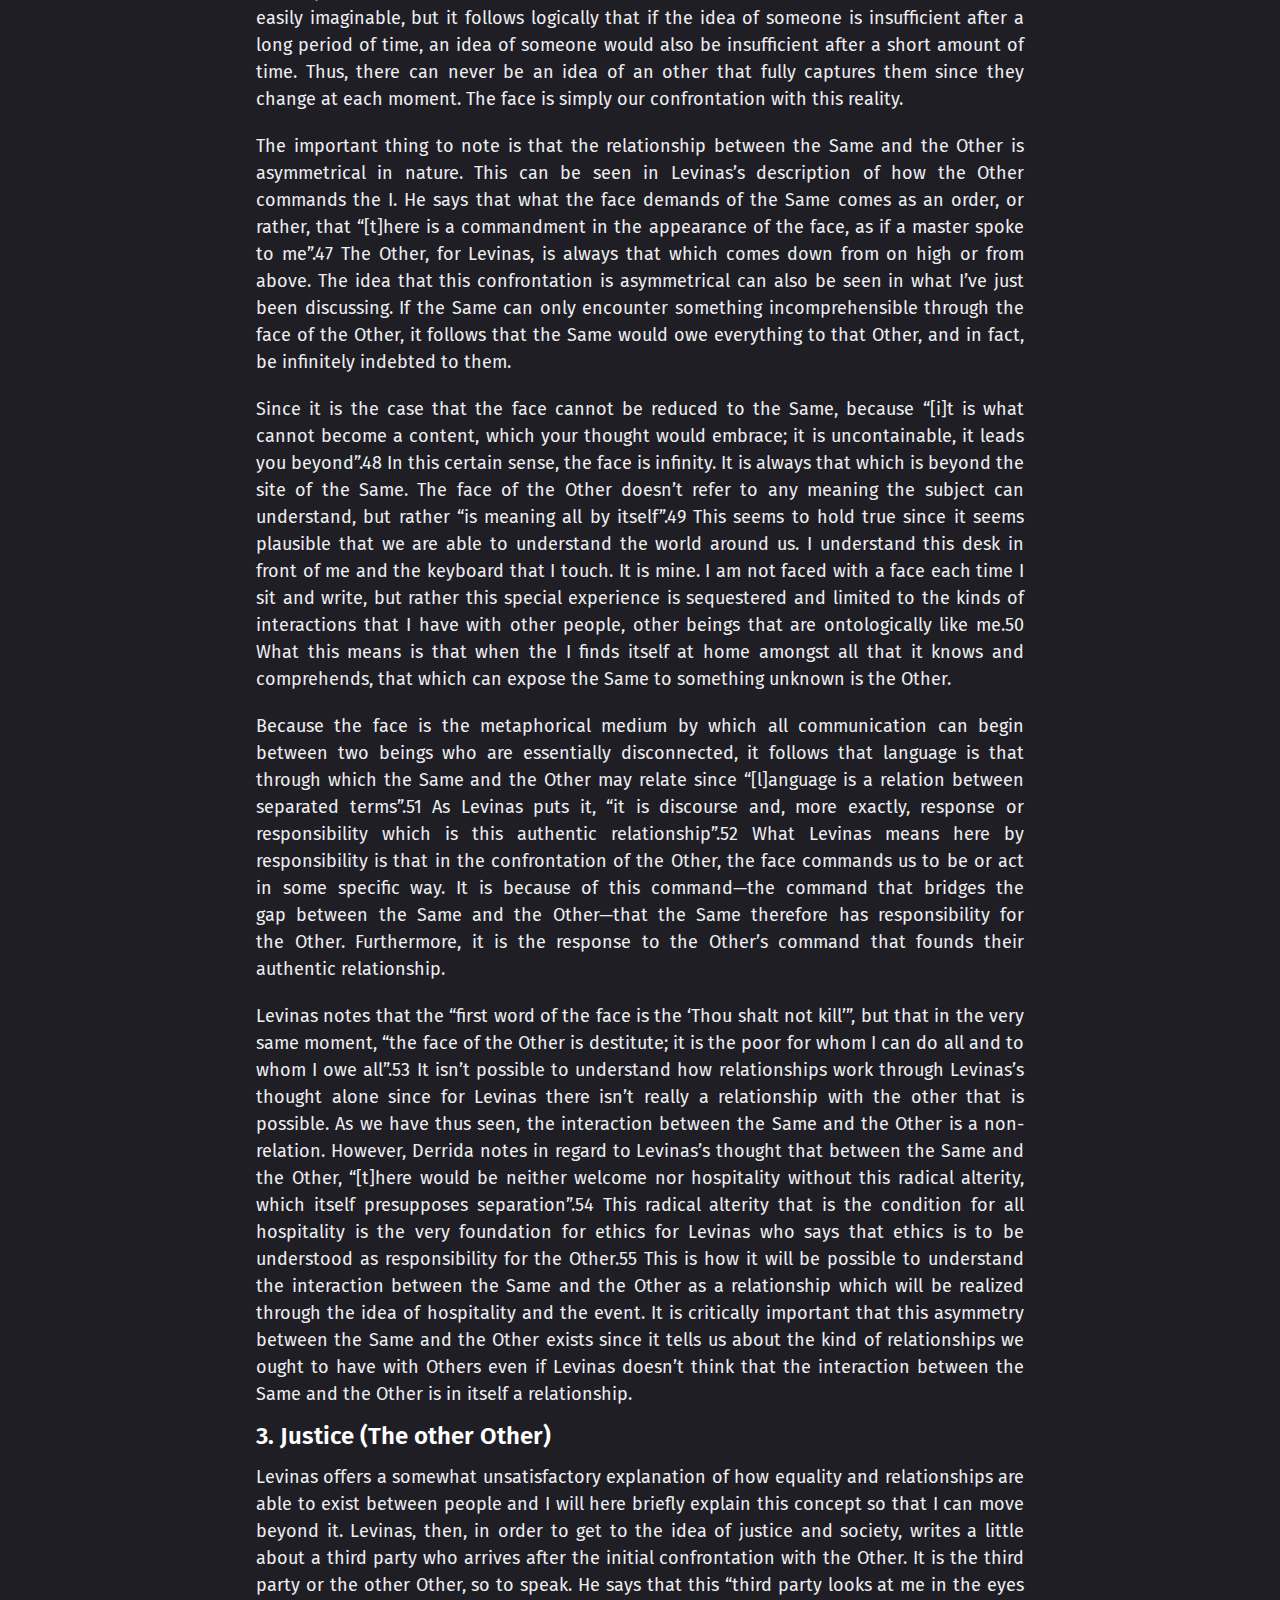
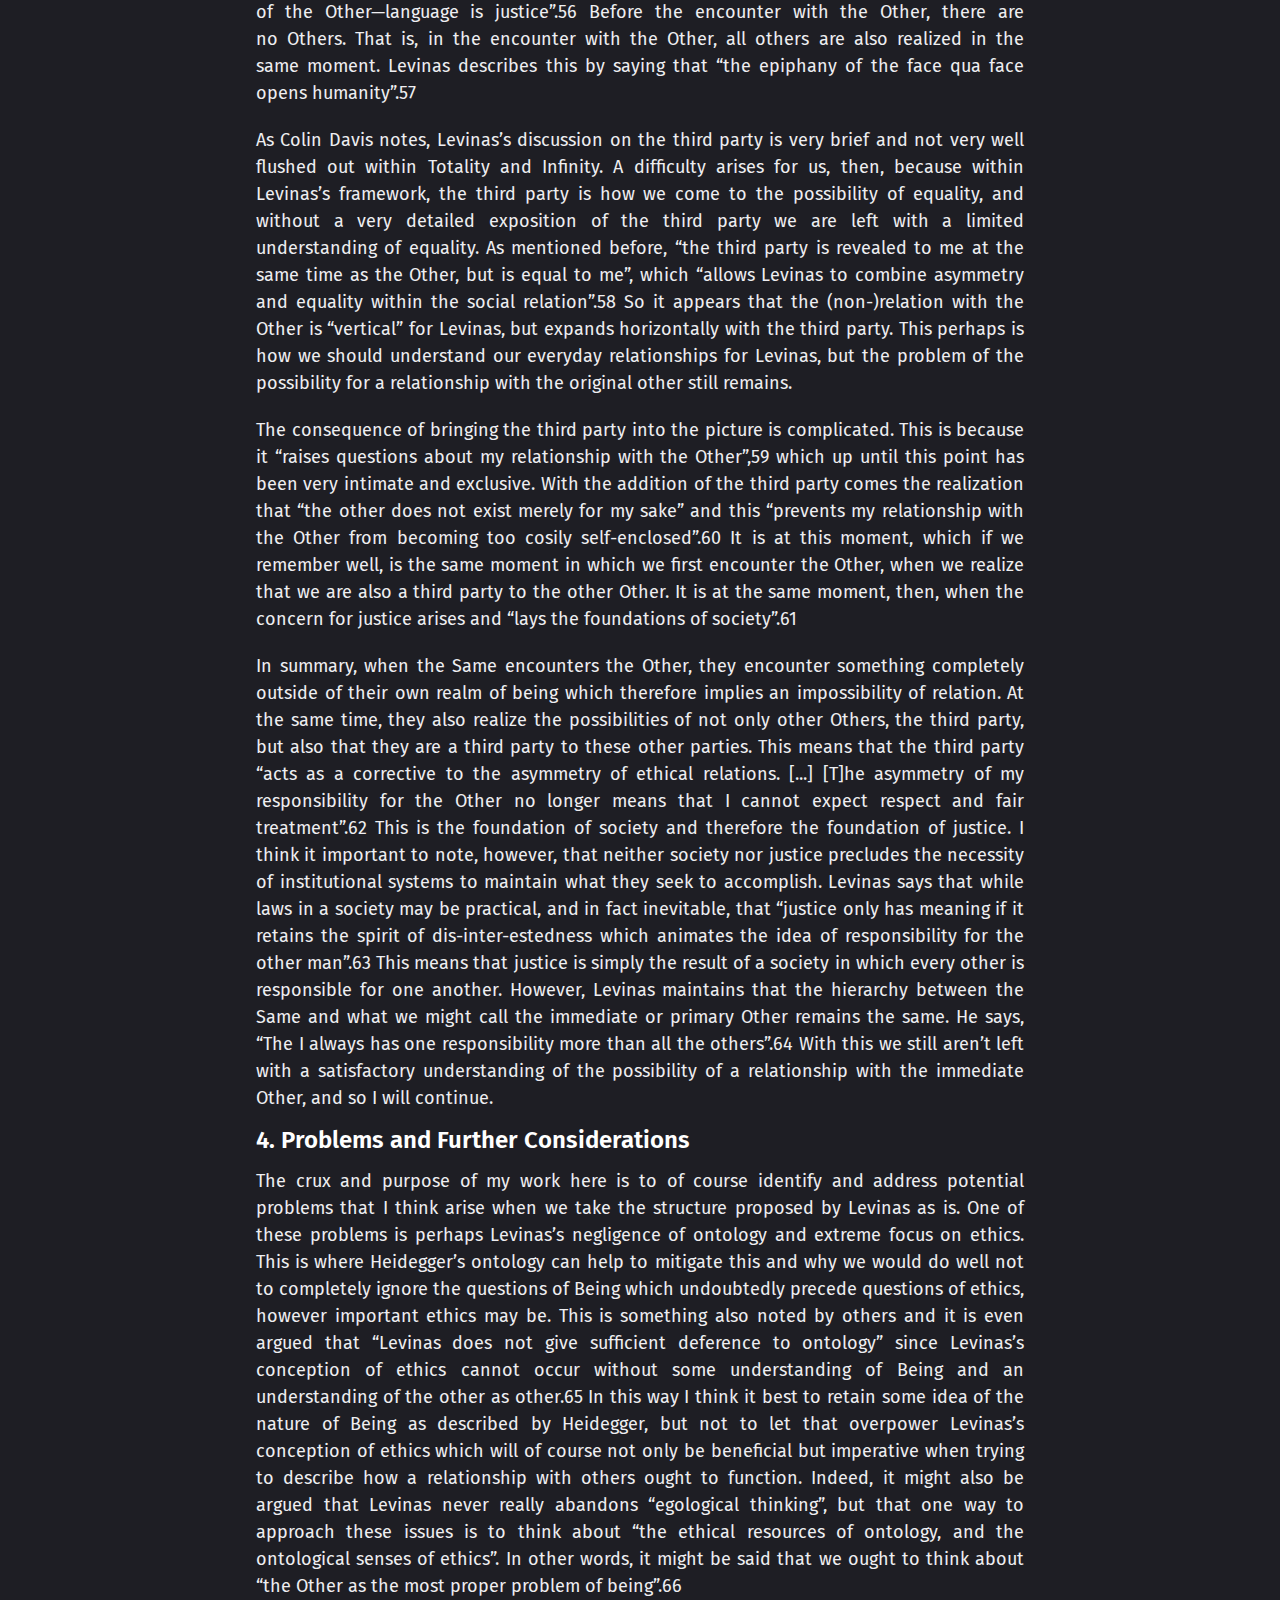
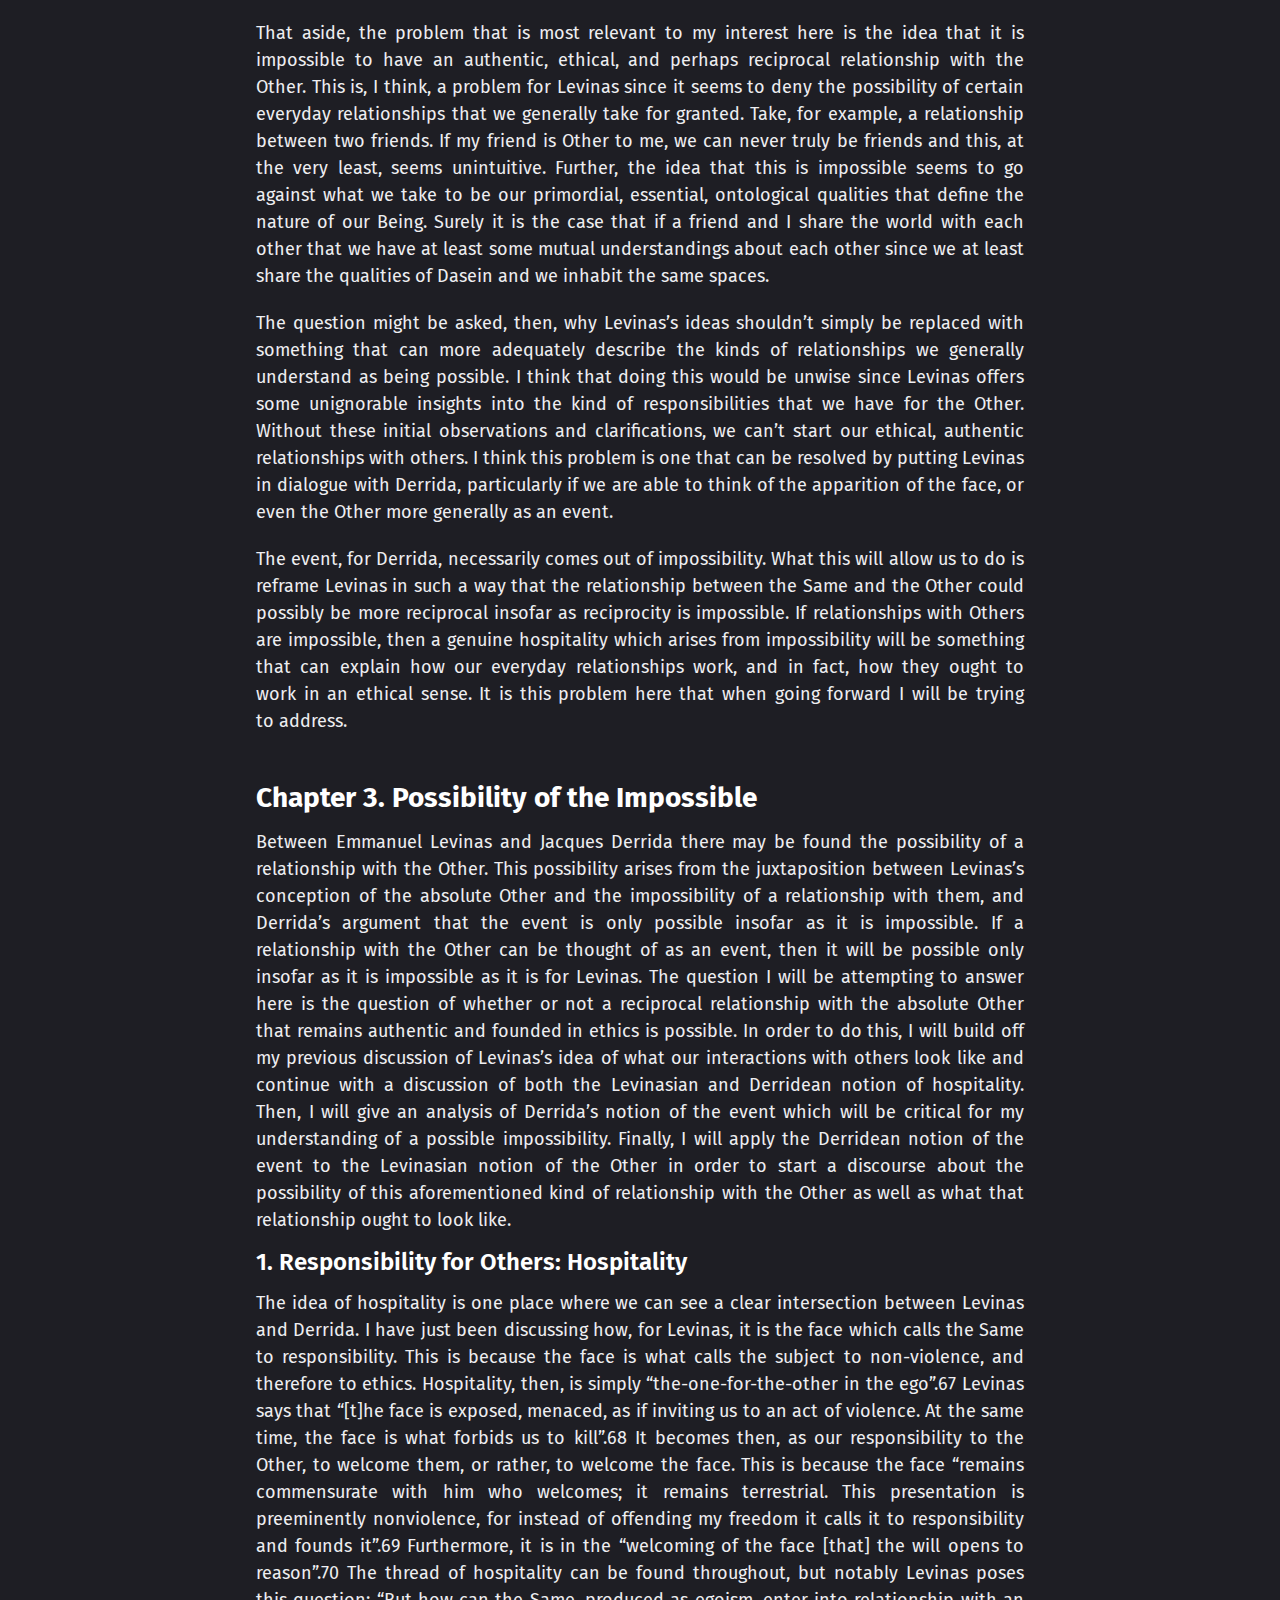
<file: content/thesis.html>
<!DOCTYPE html>

<html lang="en">
  <head>
    <meta http-equiv="content-type" content="text/html; charset=UTF-8">
    <meta name="viewport" content="width=device-width, initial-scale=1.0">
    <title>Joshua Severud | Master's Thesis</title>
    <link rel="icon" href="../static/fav.png" type="image/gif">
    <link rel="stylesheet" href="../style.css">
    <link rel="preconnect" href="https://fonts.googleapis.com">
    <link rel="preconnect" href="https://fonts.gstatic.com" crossorigin>
    <link href="https://fonts.googleapis.com/css2?family=Fira+Sans&family=Jost:ital,wght@0,100..900;1,100..900&display=swap" rel="stylesheet">
  </head>

  <body>
    <div class="viewport">
      <div id="header">
        <div class="titles">
          <h1>Joshua Severud</h1>
          <p>« J’existe par ce que je pense… et je ne peux pas m’empêcher de penser. » - <em>Jean Paul Sartre</em></p>
        </div>
      </div>

      <div class="article">
        <div class="sidebar">
          <h2>Quick Links</h2>
          <a href="../index.html">home</a>
          <a href="cv.html">cirriculum vitae</a>
          <a href="thesis.html">master's thesis</a>
          <br>
          <h2>Table of Contents</h2>
          <a href="#abstract">Abstract</a>
          <a href="#introduction">Introduction</a>
          <a href="#chapter-one">Chapter 1. Dasein as Being-With</a>
          <a href="#chapter-two">Chapter 2. Impossibility of Knowing the Other</a>
          <a href="#chapter-three">Chapter 3. Possibility of the Impossible</a>
          <a href="#bibliography">Bibliography</a>
          <a href="#vita">Vita</a>
        </div>
        <div class="footnotes">
          <h2>Notes:</h2>
          <ol>
            <li id="footnote1">Pierre Livet, “Mitsein et intersubjectivité”, in « <em>Être et temps » de Martin Heidegger : Questions de méthode et voies de recherche</em>, ed. Jean-Pierre Cometti and Dominique Janicaud (Marseille: Sud, 1989), 164. “Pour Heidegger, l’ouverture de l’Être est première. Pour une pensée de l’intersubjectivité et de l’interprétation, la question de l’Être se pose en route…”, translation my own.</li>
            <li id="footnote2">Hadrien France-Lanord, “Martin Heidegger et la question de l’autre: II. Le partage de l’être”, <em>Heidegger Studies</em> 21 (2005): 130.</p>
            <li id="footnote3">Martin Heidegger, <em>Being and Time</em>, trans. John Macquarrie and Edward Robinson (New York: Harper & Row, 1962), 26.</li>
            <li id="footnote4">Martin Heidegger, <em>Being and Time</em>, trans. John Macquarrie and Edward Robinson (New York: Harper & Row, 1962), 27.</li>
            <li id="footnote5">Martin Heidegger, <em>Being and Time</em>, trans. John Macquarrie and Edward Robinson (New York: Harper & Row, 1962), 32.</li>
            <li id="footnote6">Martin Heidegger, <em>Being and Time</em>, trans. John Macquarrie and Edward Robinson (New York: Harper & Row, 1962), 33.</li>
            <li id="footnote7">Martin Heidegger, <em>Being and Time</em>, trans. John Macquarrie and Edward Robinson (New York: Harper & Row, 1962), 33.</li>
            <li id="footnote8">Martin Heidegger, <em>Being and Time</em>, trans. John Macquarrie and Edward Robinson (New York: Harper & Row, 1962), 33.</li>
            <li id="footnote9">Martin Heidegger, <em>Being and Time</em>, trans. John Macquarrie and Edward Robinson (New York: Harper & Row, 1962), 99.</li>
            <li id="footnote10">Martin Heidegger, <em>Being and Time</em>, trans. John Macquarrie and Edward Robinson (New York: Harper & Row, 1962), 116.</li>
            <li id="footnote11">Martin Heidegger, <em>Being and Time</em>, trans. John Macquarrie and Edward Robinson (New York: Harper & Row, 1962), 101.</li>
            <li id="footnote12">Martin Heidegger, <em>Being and Time</em>, trans. John Macquarrie and Edward Robinson (New York: Harper & Row, 1962), 97.</li>
            <li id="footnote13">Martin Heidegger, <em>Being and Time</em>, trans. John Macquarrie and Edward Robinson (New York: Harper & Row, 1962), 97.</li>
            <li id="footnote14">Martin Heidegger, <em>Being and Time</em>, trans. John Macquarrie and Edward Robinson (New York: Harper & Row, 1962), 149.</li>
            <li id="footnote15">Martin Heidegger, <em>Being and Time</em>, trans. John Macquarrie and Edward Robinson (New York: Harper & Row, 1962), 153.</li>
            <li id="footnote16">Martin Heidegger, <em>Being and Time</em>, trans. John Macquarrie and Edward Robinson (New York: Harper & Row, 1962), 154.</li>
            <li id="footnote17">Martin Heidegger, <em>Being and Time</em>, trans. John Macquarrie and Edward Robinson (New York: Harper & Row, 1962), 154.</li>
            <li id="footnote18">Martin Heidegger, <em>Being and Time</em>, trans. John Macquarrie and Edward Robinson (New York: Harper & Row, 1962), 154.</li>
            <li id="footnote19">Martin Heidegger, <em>Being and Time</em>, trans. John Macquarrie and Edward Robinson (New York: Harper & Row, 1962), 155.</li>
            <li id="footnote20">Martin Heidegger, <em>Being and Time</em>, trans. John Macquarrie and Edward Robinson (New York: Harper & Row, 1962), 154–155.</li>
            <li id="footnote21">Martin Heidegger, <em>Being and Time</em>, trans. John Macquarrie and Edward Robinson (New York: Harper & Row, 1962), 156–157.</li>
            <li id="footnote22">Martin Heidegger, <em>Being and Time</em>, trans. John Macquarrie and Edward Robinson (New York: Harper & Row, 1962), 160.</li>
            <li id="footnote23">Martin Heidegger, <em>Being and Time</em>, trans. John Macquarrie and Edward Robinson (New York: Harper & Row, 1962), 160.</li>
            <li id="footnote24">Martin Heidegger, <em>Being and Time</em>, trans. John Macquarrie and Edward Robinson (New York: Harper & Row, 1962), 161.</li>
            <li id="footnote25">Pierre Livet, “Mitsein et intersubjectivité”, in « <em>Être et temps » de Martin Heidegger : Questions de méthode et voies de recherche</em>, ed. Jean-Pierre Cometti and Dominique Janicaud (Marseille: Sud, 1989), 159. “…le Mitsein est seulement ce qui fait de mon monde un monde commun, donc qui fait des êtres de ce monde des êtres partagés. Mais il ne définit nullement le rapport spécifique à l’autre”. Translation my own.</li>
          </ol>
        </div>
        <div id="thesis">
          <h1>THE POSSIBILITY OF RELATIONSHIPS WITH OTHERS</h1>
          <div id=subtitle>
            <p>A Thesis</p>
            <br>
            <p>Submitted to the Graduate Faculty of the</p>
            <p>Louisiana State University and</p>
            <p>Agricultural and Mechanical College</p>
            <p>in partial fulfillment of the</p>
            <p>requirements for the degree of</p>
            <p>Master of Arts</p>
            <br>
            <p>in</p>
            <br>
            <p>The Department of Philosophy and Religious Studies</p>
            <br>
            <p>by</p>
            <p>Joshua Severud</p>
            <p>B.A., University of North Dakota, 2020</p>
            <p>May 2023</p>
          </div>
          <h2 id="abstract">Abstract</h2>
          <p>Levinas offers a rich philosophical insight into the kind of responsibility and ethics that we must have for the Other. This involves a certain conception of what it means to be hospitable which turns out to be impossible. In order to talk about how this impossible relationship can occur, I use Heidegger’s description of the existential Being-with structure and Derrida’s conception of the event in order to make sense of how this Levinasian relationship can possibly exist in spite of—or thanks to—its impossibility.</p>

          <h2 id="introduction">Introduction</h2>
          <p>It is my goal here to concern myself with the possibility of a relationship with others. Primarily I am interested in the everyday kind of relationships that we have with the people around us, something that could encompass anything from an intimate, personal, or professional setting. The context is not very important since the fundamental truths about the way we interact with others throughout our lives remains the same. Here I will offer, primarily, an analysis of Levinas’s phenomenological description of how one interacts with others and what kind of relationship he thinks that entails. This picture, not being completely satisfactory on my view, will be filled in using some ideas from Derrida. Doing this will offer a better, more complete view of how interactions with others happen, how relationships with others begin, and how they can remain centered upon ethics. This analysis will also say something about the way these kinds of relationships ought to be conceptualized in order to uphold an ethical, hospitable relationship with the other.</p>
          <p>In order to accomplish this task, I will, in the first chapter, give an account of Heidegger’s notion of Dasein in order to bring out and establish the groundwork by which my argument will be able to start from. Specifically, I am concerned with understanding the primordial situation of Dasein, who Dasein is, and how it understands the meaning of its Being, particularly as something that is constantly with Others, what Heidegger calls a Being-with. Heidegger’s influence on Levinas and Derrida is reason enough, I think, to make sure some of Heidegger’s ideas are made clear. As mentioned before, I think the Being-with structure is important for this project since it grounds Dasein as something that is essentially with and around others. Furthermore, this essential structure that we can get from Heidegger will mean that everyday relationships with others will at first be characterized as necessary.</p>
          <p>To continue my project, I will in the second chapter turn to Levinas in order to establish an ethics of the Other. Doing this will accomplish two things. Firstly, this will lay the groundwork for an ethical relationship with others. That is, it will allow me to build on Heidegger’s ontological conception of Dasein in a way that respects and acknowledges the obligation we have towards Others. Secondly, it will reveal something that appears unintuitive. How can someone who cannot ethically presume to know the other have a relation with them? This results in a paradox where we find ourselves amongst and in relationships with others who we consider as friends, family, or otherwise, and yet according to Levinas’s conception of how we interact with others, this should be an impossibility. The question of whether this structure should continue as such must be asked, and Levinas’s phenomenology ought to be expanded to include an explanation of how relationships with others are supposed to work. Importantly, it is my goal to make sure that any expansion or revision to Levinas’s theory remains ethically grounded.</p>
          <p>In order to overcome this paradoxical relationship, I will turn to Derrida whose ideas will, I think, be able to allow us to escape the aforementioned paradox without sacrificing Levinas’s ethics. It will also allow us to recognize more clearly the value of Heidegger’s ontology and the place it has within an ethical structure between others. I think this is important because in order to make sure that relationships can exist authentically, I think it necessary to retain this ethics of hospitality. Doing this will involve using Derrida’s notion of the event to reverse the paradox such that only insofar as the relationship between someone and an other is impossible, is it possible.</p>

          <h2 id="chapter-one">Chapter 1. Dasein as Being-With</h2>
          <p>Before any meaningful inquiry into the possibility of an authentic, ethical relationship with the Other can be made, questions must first be asked about the nature of Being. Since I would like to understand the way everyday relationships ought to function in an ethical and authentic fashion, I first need an understanding of the kind of beings that are implicitly involved in these relational structures. Heidegger, I think, naturally leads us to the ideas of interest while also providing an indispensable foundation from which to work. I think this works well since, as noted by Pierre Livet, “For Heidegger, the opening of Being is primary. To think of intersubjectivity and of interpretation, the question of Being is asked along the way”.<span id="note1" class="notes">1</span> Being, then, must be understood because without an understanding of how Dasein comes to understand its Being as Being-with, an inquiry into the very nature of the Being-with structure cannot take place.</p>
          <p>Specifically, I am concerned with the primordial situation that Dasein finds itself in, and what that situation says about the nature of the way it interacts with the world. I think what this discussion should reveal first and foremost is that, as is also argued by Hadrien France-Lanord, the structure of the Being-with eliminates a solipsistic concern and places us firmly and necessarily in the world with others.2 This chapter will involve, then, an exegesis of what it means to be Dasein, what Dasein’s relationship with the world is, and particularly, what Dasein’s relationship with others is and the nature of the Being-with structure.</p>
          <p>	The need for the term ‘Dasein’ comes out of a question about the meaning of ‘Being’ which is an essential component of the Being-with structure that is most relevant for the larger discussion being had here. For Heidegger, Being is not an entity that something possesses, but rather that Being “lies in the fact that something is, and in its Being as it is; in Reality; in presence-at-hand; in subsistence; in validity; in Dasein; in the ‘there is’”.3 In order to understand this description of Being that Heidegger offers it will be best to get an understanding of the many technical terms Heidegger uses. Particularly, I think, an understanding of what is meant by “Dasein” is needed. For Heidegger, this entity will have to be something that has also been made clear in its Being, and this is what is referred to as Dasein.</p>
          <p>Dasein is defined by its special relationship to Being, and in fact gets its nature of Being by virtue of asking the very question of what Being is. Heidegger says, “The very asking of this question is an entity’s mode of Being; and as such it gets its essential character from what is inquired about—namely, Being”.4 As just mentioned, this means that this special entity, Dasein, discovers its meaning of Being precisely by inquiring into what Being is. Thus, Dasein is a term that refers to an entity which, in the very fact that it takes interest in its own existence, gets its meaning of Being.</p>
          <p>	Furthermore, this kind of inquiry into the meaning of Being is what separates Dasein from all other entities. It is “ontically distinguished by the fact that, in its very Being, that Being is an issue for it”.5 In this sense, it is the existence of Dasein that defines Dasein. This is because Dasein is that which “always understands itself in terms of its existence—in terms of a possibility of itself: to be itself or not itself”.6 Dasein, then, is distinguished from other entities simply because it is concerned with its own Being and that Being is a question for Dasein. This argument for the meaning of Dasein’s Being necessarily opens up questions about the nature of existence. If Dasein gets its meaning of Being by inquiring about Being or existence itself, then necessary to an understanding of Being is an understanding of what existence is or entails. Therefore, in order to get at the nature of Being for Dasein, the essential qualities of existence must be uncovered. The Being-with is one of these essential qualities of existence, but a closer look at even more primordial aspects of Being will also be necessary to complete our understanding of Being-with later.</p>
          <p>	Something that is primordial to Dasein is its condition of being in the world. “Being in a world is something that belongs essentially”,7 and this is important because it means that “Dasein’s understanding of Being pertains with equal primordiality both to an understanding of something like a ‘world’”.8 It would seem then that an understanding of Dasein comes necessarily with an understanding of the world that Dasein inhabits, how Dasein relates to it, and whatever or whoever else Dasein might encounter within this world. Of course, relevant to my argument here is how the relationship between Dasein and other Beings functions—something Heidegger will refer to as the “Being-with”—which is something that can’t be uncovered without first parsing what Heidegger means by his technical terms “ready-to-hand” and “present-at-hand”. These two categories of things in the world are crucial to understanding the world that Dasein takes its meaning of Being from. Without an understanding of these two concepts, we cannot adequately understand the role that others play in Dasein’s understanding of the world and therefore the meaning of its Being.</p>
          <p>	The present-at-hand is simply those entities which do not fulfill the in-order-to and so are entities which have no use. On the other hand, the things which are ready-to-hand are those things that do serve some purpose. Simply, what is ready-to-hand are those things which Dasein uses when it is concerned with something. It also refers to the things that are produced by whatever we are doing.9 Things that can be called ready-to-hand are things which have a certain towards-which, or, in other words, that which is ready-to-hand is equipment which already comes with a notion of an in-order-to. Explicitly, when something is ready-to-hand it exists in-order-to accomplish something for the sake of Dasein.</p>
          <p>To demonstrate the notion of the ready-to-hand, a useful example is the very example that Heidegger gives. Consider, then, a hammer which is used for a particular purpose. It has some “involvement in hammering”. Furthermore, “with hammering, there is an involvement in making something fast; with making something fast there is an involvement in protection against bad weather; and this protection ‘is’ for the sake of providing shelter for Dasein—that is to say, for the sake of a possibility of Dasein’s Being”.10 This demonstrates the in-order-to which defines the concept of the ready-to-hand. Ontologically, the ready-to-hand is more primordial than the present-at-hand. The world is, for Dasein, ready-to-hand and the present-at-hand can only be accessed by going “beyond what is ready-to-hand in our concern”.11</p>
          <p>Because Heidegger’s notion of Being-with is understood alongside an understanding of equipment, it is necessary to quickly make sure we understand what is meant by equipment. This is necessary to understand because without it we will not be able to easily distinguish Others from objects which simply exist in the world. Thus, to serve my purpose here, a quick exposition of equipment will do. Equipment is simply that which can be used for something else. As such, “there ‘is’ no such thing as an equipment”, but rather a “totality of equipment” which belongs to any given equipment which makes that the equipment that it is.12 In other words, there is no individual idea of what equipment is, but rather all equipment is equipment only insofar as it contributes to other equipment which may, in turn, serve as “something in-order-to”.13 Equipment is called so when it exists to accomplish something, namely something for Dasein. With that aside and coupled with an understanding of present-at-hand and ready-to-hand, it will now be possible to differentiate the specific kind of Being that others possess from the kind of Being that is possessed by things in the world. This is an essential point of the Being-with structure which, with these concepts, can become readily apparent.</p>
          <p>Earlier I discussed the need that I have to understand the essential qualities of existence which ultimately give Dasein an understanding of its Being. Along with the world which is encountered in a way that is either ready-to-hand or present-at-hand, the Being-with structure is part of the essential qualities of Dasein. This is true particularly insofar as it answers the question of “who it is that Dasein is in its everydayness”.14 Further, this question can be answered by addressing the “kind of Being in which Dasein maintains itself proximally and for the most part”.15 This kind of Being will be, then, the kind of Being that Dasein has when they do not, for the most part, stand out in the world and when among Others. Dasein is in proximity with Others and will, for the most part, fit in with them. It is in this scenario that the meaning of the Being-with structure will be understood.</p>
          <p>Others are “‘encountered’ in a ready-to-hand, environmental context of equipment” where certain things are ready-to-hand for Others.16 This is not to say that when something is ready-to-hand for Others that it is found to be present-at-hand for me, but instead that something is found in a world that is “always mine too in advance”, one that is ready-to-hand for me as well.17 Given my exposition on the ready-to-hand, present-at-hand, and equipment, this should already seem apparent. Dasein exists in a world of equipment where each piece of equipment has a certain purpose which is to be for the sake of Dasein. Others too exist in this same world and encounter some of the same objects as Dasein which are at the same time for them a kind of equipment which is characterized by a certain for the sake of.</p>
          <p>Thus, since Others experience the world in the same way that Dasein does and even share equipment with Dasein, they cannot themselves be equipment. Others are, then, completely separate from equipment because they are alike in kind with Dasein and they are with Dasein. They do not serve some kind of towards-which that involves Dasein, but rather experience the world in the same way that Dasein does and so take on the same meaning of Being. This situation is made more complex when we also realize that Others are in and a part of the world, just as Dasein is. They are a part of the world. As Heidegger says, “Dasein too is ‘world’”.18 This is what it means to existentially be with others. We exist in the same world as they do and in the same mode. Dasein fits in with others and doesn’t stand out since others too are Dasein.</p>
          <p>We must also note that Others are recognized immediately as such and are not “discriminated beforehand and then apprehended”.19 This is because, at least for Heidegger, Dasein and Others are in a certain sense indistinguishable from each other. Further, Dasein is not found as a Being-present-at-hand-along-‘with’ because this idea of ‘with’ “is something of the character of Dasein” and there is an existential quality of sameness that can be found between Dasein and Others.20 Since Dasein understands its Being in terms of its world, and if Others are a part of its world, then Dasein understands itself, at least in part, in terms of its Being-with Others. This means that “Dasein is essentially Being-with”, and this is the case even when no Other is present which explains the phenomenon of loneliness.21 That is, loneliness as a phenomenon acts as further proof that Dasein is essentially with Others since if this wasn’t the case there would be no accompanying feeling when one finds themselves alone.</p>
          <p>In short, Dasein’s condition of Being with Others is an essential quality of Dasein’s Being, and as such it is “an issue for Dasein in its very Being” and so it must be concerned with Others.22 Finally, as such, “Dasein ‘is’ essentially for the sake of Others”.23 The Being-with structure is critically important to my analysis here, then, because it establishes Dasein as something that is essentially and unavoidably with and among Others. It is also important that moving forward we have an understanding of the way Dasein understands the meaning of its Being. Of course, now that this has been established, it is possible to move into a much closer read of what kind of relationships with others are possible given this structure. Notably, and as will be expounded upon in the following chapter, Dasein’s relationship with Others is not one whereby Dasein collects a myriad of facts and pieces of information about them. Rather, for Heidegger, Dasein’s “understanding of Being already implies the understanding of Others”24 since Dasein and Others are essentially equals which is demonstrated through the structure of the Being-with. However, it will be necessary to move away from Heidegger in order to argue what the relationship with others ought to look like since he offers us little in the way of defining the relationship with others. Livet even suggests that the Being-with structure is “only that which makes my world a shared world”, and that this structure does not “define at all the specific relationship to the other”.25</p>
          <p>The specific relationship to others, then, must be defined, and now that the foundational condition of Dasein has been established, in the following chapter I will discuss Levinas’s conception of the Other in order to do this. Doing so will, in addition, shift the focus of my concern to ethics. This will be relevant for my continued discussion of our relationships with Others, how they should be carried out, and what our everyday relationships ought to look like.</p>

          <h2 id="chapter-two">Chapter 2. Impossibility of Knowing the Other</h2>
          <p>Up until this point I have only established the essential conditions in which Dasein understands the meaning of its Being. The exposition until now has been largely about the ways that Dasein takes the meaning of its Being through an understanding of the world and others with a particular interest in Heidegger’s Being-with structure. What this structure lacks, however, is a detailed view into what it looks like—or how it ought to look like—when someone interacts with an other. Because of my focus here on the ethics of such an interaction, it seems only natural to look to the ideas of Emmanuel Levinas who focuses on these concepts while also building off and breaking away from Heidegger in many important ways. Notably, this will entail a break from Heidegger’s ontology in order to focus on the transcendence of the Other. It is well known that Levinas thinks “Heideggerian ontology ignores transcendence and invites tyranny”,26 and so of course the goal of Levinas’s work will be, at least in part, to argue for a structure that cannot become tyrannical and puts ethics at the foreground.</p>
          <p>Much of Levinas’s philosophical discussion in Totality and Infinity centers around the ethics of how we interact with the Other, and my goal here is to outline the nuances of what it means to encounter the Other for Levinas, and how that grounds his ethical framework. This will be done in order to move forward from the platform where we’ve left Heidegger in order to focus on an ethics of the other, something which is, of course, absent from Heidegger’s work. In fact, this is Levinas’s main critique of Heidegger, that he “prizes ontology over ethics”.27 To start, I will look at Levinas’s phenomenological description of how one encounters the Other. I will exposit what it is to be “at home” in order to understand what it is to encounter the infinite Other. When someone is “at home” for Levinas, it means that they are existing for themselves without being turned outwards towards the elsewhere, otherwise, or other.28 This notion is slightly different for Heidegger, but for the purpose of keeping in line with Levinas’s thought, this will be the conception of the “at home” that will be understood moving forward. The notion of the infinite Other is important for this project since it will be the motivating force for a true ethics and it will eventually allow me to include an ethics in this new conception of our relationships with others.</p>
          <p>Next, I will look at Levinas’s notion of the face so I might examine the origin of ethics which is crucial because it will also work into how a possible relationship with others will work. This discussion of Levinas will culminate with the recognition that a relationship with others cannot be completely captured using Levinas’s theory alone. Since it seems intuitively possible to have authentic and reciprocal everyday relations with others, I want to bring to light how that is possible without ignoring important philosophical insights from Levinas. This will ultimately lead us to ask how one could possibly authentically encounter an Other—or more specifically—how it is possible that someone can have an authentic, reciprocal relationship with an other. It will be with this goal in mind that we approach the question of how we might revise Levinas’s idea in a slight but critically important way.</p>

          <h3>1. The Same</h3>
          <p>Throughout Levinas’s body of work is the idea that there are two opposing categories of being. There is the “I”—or as Levinas calls it, the “Same”—and the Other. The first term, the Same, is what Levinas uses to describe how the I in the world defines itself. He says that in order to define the self, “it is necessary to begin with the concrete relationship between an I and a world”, which according to Levinas, “should [...] alter the I”.29 Levinas even goes so far as to say that the relationship between the I and the world reveals the I and the world to be “preeminently the same” as a result of “a sojourn in the world”.30</p>
          <p>	The way this relationship between the I and the world seems to reduce into one thing comes from Levinas’s reasoning that the I defines itself as something within the world and a part of the world. He says that the I “finds in the world a site and a home” and it is in this sphere of “home” that the I finds itself.31 Levinas states that “[i]n a sense everything is in the site”, and that “everything is at my disposal, even the stars, if I but reckon them, calculate the intermediaries or the means”. It is important to note that this site, that which is a part of the Same, should be understood as a place where everything is understood and under the reign of the I: “The ‘at home’ is not a container but a site where I can, where, dependent on a reality that is other, I am, despite this dependence or thanks to it, free”.32 It is a place where the I settles itself within the world, where it forms a kind of collection of all there is to know, and a place where it finds itself to be a dictator. It is here where the I finds itself to be “at home”.</p>
          <p>Since it is this very space where the I situates itself and in which the I defines itself, Levinas refers to it all, the space around the subject and the subject itself, as the Same. The Same is simply the I within the realm of objects, the site of the world. Furthermore, everything within this site is known to the I and belongs to it. Therefore, the Same refers to an I that exists in the world, is surrounded by things, and in a sense owns those things. The Same is that which does not look outwards and might be thought of as a subject who is in their own little world, and we might even go so far as to say that this subject is defined and henceforth the same as this world. The I takes its meaning of Being from the world around it. Levinas says in regard to the site where the I exists, “Everything is here, everything belongs to me; everything is caught up in advance with the primordial occupying of a site, everything is com-prehended”.33 Therefore, the Same refers both to the space in which the I resides (amidst all that which is known), as well as the I itself.</p>
          <p>The contention of the possibility of a relationship—let alone an authentic relationship with the other—arises, then, with the confrontation of that which is absolutely other. While it is true that Levinas says it is the nature of the Same to try and possess all that is within the world, it seems that nonetheless there are things that are unable to be possessed. I want to point out also that not only do these things exist, but that they even seem to be necessary in order for one to have a meaningful existence. Levinas states this clearly when he says, “I am at home with myself in the world because it offers itself to or resists possession”.34 As alluded to before, it is the thing which Levinas calls absolutely other which “does not only resist possession, but contests it, and accordingly can consecrate it”.35 We must now turn our attention to the nature of this thing which is absolutely other. As we will see, it is the Other—the other subject—that is absolutely other.36</p>

          <h3>2. The Other</h3>
          <p>It will be important here to discuss what exactly the notion of the absolute Other entails, specifically Levinas’s Other-decentered approach to interrelationality. This other-decentered approach found in Levinas can be traced back to our previous discussion and the conception of how the Same is related to all that which is outside the sphere of the being “at home”. As mentioned before, the Other is that which is absolutely other and so cannot be reduced to the Same. This notion of the Other consists of everything, or rather everyone, that is outside of the realm of the Same. As Levinas puts it, “He [the Other] and I do not form a number. The collectivity in which I say ‘you’ or ‘we’ is not a plural of the ‘I’”.37 In other words, it is impossible for the Other to ever be considered as something that is “owned” by the Same, nor can it ever be thought of as a part of the Same.</p>
          <p>	This idea, of being unable to capture the Other as an idea or a representation is part of the reason that Levinas does not think that Heidegger’s ontology is best suited to dictate how our relationships with others are supposed to work. This is because for Heidegger a relation with beings means to “let beings be, to understand them as independent of the perception that discovers and grasps them”.38 Because, for Levinas, the initial encounter with the other is one that necessarily involves a certain “speaking”, our relationship with the other is never simply just a “letting be”.39 His idea, then, is simply that the relationship to the other cannot be described ontologically since the bond we have with the other is that “which is not reducible to the representation of the other”.40 Simply, the Other is that which cannot be reduced by the Same and so a relationship will always have to be mitigated by something else, which, as we will see is at first ethical.</p>
          <p>Since the Other is someone who can never be captured and always remains outside the realm of the Same and it is the case that they can never be understood, the question still stands about what the Other actually is in relation to the Same, and what an encounter between the two might look like. Levinas makes the point that “[n]either possession nor the unity of number nor the unity of concepts link me to the Stranger”, which, for Levinas, is the thing that disturbs the “being at home with oneself”.41 Moreover, this Stranger is one who “escapes my grasp by an essential dimension, even if I have him at my disposal”.42 one has the impression that a meaningful relationship with the Other is entirely impossible. However, since we do in fact have relationships with Others, we must examine how this event between the Same and the Other happens, and what the ethical implications of its occurrence entail.</p>
          <p>	The medium by which Levinas thinks the encounters between the Same and the Other operate is through that of the face. The idea of the face follows from the notion of the unknowable Other because “[t]he face is present in its refusal to be contained. In this sense it cannot be comprehended, that is, encompassed”.43 The face is, of course, in this context meant to be taken metaphorically. Levinas notes that it is not possible to “speak about phenomenology of the face, since phenomenology describes that which appears”.44 So what should be understood by the face is simply the way that one comes into contact with the Other. Furthermore, the face denotes a very special kind of presentation of the Other and that is because the reception of the face implies something beyond “the idea of the other in me”.45</p>
          <p>Though it is irreducible to the Same, the face still gives us a limited access to the Other since the “[f]ace and discourse are tied”, and because “it [the face] renders possible and begins all discourse”.46 It is the case, then, that the face is simultaneously unknowable while also being the foundation for our connection to the Other, and is in fact the very foundation for all interactions with them. I think that this is the case since it is easy to imagine a situation where someone meets again someone they used to know. Before these two people met again, they each had an image or an idea of who that person was. However, at the moment of their encounter they realize that their idea of the other no longer fits the actual person in front of them at that moment. This is an encounter with the face that is easily imaginable, but it follows logically that if the idea of someone is insufficient after a long period of time, an idea of someone would also be insufficient after a short amount of time. Thus, there can never be an idea of an other that fully captures them since they change at each moment. The face is simply our confrontation with this reality.</p>
          <p>The important thing to note is that the relationship between the Same and the Other is asymmetrical in nature. This can be seen in Levinas’s description of how the Other commands the I. He says that what the face demands of the Same comes as an order, or rather, that “[t]here is a commandment in the appearance of the face, as if a master spoke to me”.47 The Other, for Levinas, is always that which comes down from on high or from above. The idea that this confrontation is asymmetrical can also be seen in what I’ve just been discussing. If the Same can only encounter something incomprehensible through the face of the Other, it follows that the Same would owe everything to that Other, and in fact, be infinitely indebted to them.</p>
          <p>Since it is the case that the face cannot be reduced to the Same, because “[i]t is what cannot become a content, which your thought would embrace; it is uncontainable, it leads you beyond”.48 In this certain sense, the face is infinity. It is always that which is beyond the site of the Same. The face of the Other doesn’t refer to any meaning the subject can understand, but rather “is meaning all by itself”.49 This seems to hold true since it seems plausible that we are able to understand the world around us. I understand this desk in front of me and the keyboard that I touch. It is mine. I am not faced with a face each time I sit and write, but rather this special experience is sequestered and limited to the kinds of interactions that I have with other people, other beings that are ontologically like me.50 What this means is that when the I finds itself at home amongst all that it knows and comprehends, that which can expose the Same to something unknown is the Other.</p>
          <p>	Because the face is the metaphorical medium by which all communication can begin between two beings who are essentially disconnected, it follows that language is that through which the Same and the Other may relate since “[l]anguage is a relation between separated terms”.51 As Levinas puts it, “it is discourse and, more exactly, response or responsibility which is this authentic relationship”.52 What Levinas means here by responsibility is that in the confrontation of the Other, the face commands us to be or act in some specific way. It is because of this command—the command that bridges the gap between the Same and the Other—that the Same therefore has responsibility for the Other. Furthermore, it is the response to the Other’s command that founds their authentic relationship.</p>
          <p>Levinas notes that the “first word of the face is the ‘Thou shalt not kill’”, but that in the very same moment, “the face of the Other is destitute; it is the poor for whom I can do all and to whom I owe all”.53 It isn’t possible to understand how relationships work through Levinas’s thought alone since for Levinas there isn’t really a relationship with the other that is possible. As we have thus seen, the interaction between the Same and the Other is a non-relation. However, Derrida notes in regard to Levinas’s thought that between the Same and the Other, “[t]here would be neither welcome nor hospitality without this radical alterity, which itself presupposes separation”.54 This radical alterity that is the condition for all hospitality is the very foundation for ethics for Levinas who says that ethics is to be understood as responsibility for the Other.55 This is how it will be possible to understand the interaction between the Same and the Other as a relationship which will be realized through the idea of hospitality and the event. It is critically important that this asymmetry between the Same and the Other exists since it tells us about the kind of relationships we ought to have with Others even if Levinas doesn’t think that the interaction between the Same and the Other is in itself a relationship.</p>
          <h3>3. Justice (The other Other)</h3>
          <p>Levinas offers a somewhat unsatisfactory explanation of how equality and relationships are able to exist between people and I will here briefly explain this concept so that I can move beyond it. Levinas, then, in order to get to the idea of justice and society, writes a little about a third party who arrives after the initial confrontation with the Other. It is the third party or the other Other, so to speak. He says that this “third party looks at me in the eyes of the Other—language is justice”.56 Before the encounter with the Other, there are no Others. That is, in the encounter with the Other, all others are also realized in the same moment. Levinas describes this by saying that “the epiphany of the face qua face opens humanity”.57</p>
          <p>	As Colin Davis notes, Levinas’s discussion on the third party is very brief and not very well flushed out within Totality and Infinity. A difficulty arises for us, then, because within Levinas’s framework, the third party is how we come to the possibility of equality, and without a very detailed exposition of the third party we are left with a limited understanding of equality. As mentioned before, “the third party is revealed to me at the same time as the Other, but is equal to me”, which “allows Levinas to combine asymmetry and equality within the social relation”.58 So it appears that the (non-)relation with the Other is “vertical” for Levinas, but expands horizontally with the third party. This perhaps is how we should understand our everyday relationships for Levinas, but the problem of the possibility for a relationship with the original other still remains.</p>
          <p>	The consequence of bringing the third party into the picture is complicated. This is because it “raises questions about my relationship with the Other”,59 which up until this point has been very intimate and exclusive. With the addition of the third party comes the realization that “the other does not exist merely for my sake” and this “prevents my relationship with the Other from becoming too cosily self-enclosed”.60 It is at this moment, which if we remember well, is the same moment in which we first encounter the Other, when we realize that we are also a third party to the other Other. It is at the same moment, then, when the concern for justice arises and “lays the foundations of society”.61</p>
          <p>	In summary, when the Same encounters the Other, they encounter something completely outside of their own realm of being which therefore implies an impossibility of relation. At the same time, they also realize the possibilities of not only other Others, the third party, but also that they are a third party to these other parties. This means that the third party “acts as a corrective to the asymmetry of ethical relations. [...] [T]he asymmetry of my responsibility for the Other no longer means that I cannot expect respect and fair treatment”.62 This is the foundation of society and therefore the foundation of justice. I think it important to note, however, that neither society nor justice precludes the necessity of institutional systems to maintain what they seek to accomplish. Levinas says that while laws in a society may be practical, and in fact inevitable, that “justice only has meaning if it retains the spirit of dis-inter-estedness which animates the idea of responsibility for the other man”.63 This means that justice is simply the result of a society in which every other is responsible for one another. However, Levinas maintains that the hierarchy between the Same and what we might call the immediate or primary Other remains the same. He says, “The I always has one responsibility more than all the others”.64 With this we still aren’t left with a satisfactory understanding of the possibility of a relationship with the immediate Other, and so I will continue.</p>
          <h3>4. Problems and Further Considerations</h3>
          <p>The crux and purpose of my work here is to of course identify and address potential problems that I think arise when we take the structure proposed by Levinas as is. One of these problems is perhaps Levinas’s negligence of ontology and extreme focus on ethics. This is where Heidegger’s ontology can help to mitigate this and why we would do well not to completely ignore the questions of Being which undoubtedly precede questions of ethics, however important ethics may be. This is something also noted by others and it is even argued that “Levinas does not give sufficient deference to ontology” since Levinas’s conception of ethics cannot occur without some understanding of Being and an understanding of the other as other.65 In this way I think it best to retain some idea of the nature of Being as described by Heidegger, but not to let that overpower Levinas’s conception of ethics which will of course not only be beneficial but imperative when trying to describe how a relationship with others ought to function. Indeed, it might also be argued that Levinas never really abandons “egological thinking”, but that one way to approach these issues is to think about “the ethical resources of ontology, and the ontological senses of ethics”. In other words, it might be said that we ought to think about “the Other as the most proper problem of being”.66</p>
          <p>That aside, the problem that is most relevant to my interest here is the idea that it is impossible to have an authentic, ethical, and perhaps reciprocal relationship with the Other. This is, I think, a problem for Levinas since it seems to deny the possibility of certain everyday relationships that we generally take for granted. Take, for example, a relationship between two friends. If my friend is Other to me, we can never truly be friends and this, at the very least, seems unintuitive. Further, the idea that this is impossible seems to go against what we take to be our primordial, essential, ontological qualities that define the nature of our Being. Surely it is the case that if a friend and I share the world with each other that we have at least some mutual understandings about each other since we at least share the qualities of Dasein and we inhabit the same spaces.</p>
          <p>The question might be asked, then, why Levinas’s ideas shouldn’t simply be replaced with something that can more adequately describe the kinds of relationships we generally understand as being possible. I think that doing this would be unwise since Levinas offers some unignorable insights into the kind of responsibilities that we have for the Other. Without these initial observations and clarifications, we can’t start our ethical, authentic relationships with others. I think this problem is one that can be resolved by putting Levinas in dialogue with Derrida, particularly if we are able to think of the apparition of the face, or even the Other more generally as an event.</p>
          <p>The event, for Derrida, necessarily comes out of impossibility. What this will allow us to do is reframe Levinas in such a way that the relationship between the Same and the Other could possibly be more reciprocal insofar as reciprocity is impossible. If relationships with Others are impossible, then a genuine hospitality which arises from impossibility will be something that can explain how our everyday relationships work, and in fact, how they ought to work in an ethical sense. It is this problem here that when going forward I will be trying to address.</p>

          <h2 id="chapter-three">Chapter 3. Possibility of the Impossible</h2>
          <p>Between Emmanuel Levinas and Jacques Derrida there may be found the possibility of a relationship with the Other. This possibility arises from the juxtaposition between Levinas’s conception of the absolute Other and the impossibility of a relationship with them, and Derrida’s argument that the event is only possible insofar as it is impossible. If a relationship with the Other can be thought of as an event, then it will be possible only insofar as it is impossible as it is for Levinas. The question I will be attempting to answer here is the question of whether or not a reciprocal relationship with the absolute Other that remains authentic and founded in ethics is possible. In order to do this, I will build off my previous discussion of Levinas’s idea of what our interactions with others look like and continue with a discussion of both the Levinasian and Derridean notion of hospitality. Then, I will give an analysis of Derrida’s notion of the event which will be critical for my understanding of a possible impossibility. Finally, I will apply the Derridean notion of the event to the Levinasian notion of the Other in order to start a discourse about the possibility of this aforementioned kind of relationship with the Other as well as what that relationship ought to look like.</p>

          <h3>1. Responsibility for Others: Hospitality</h3>
          <p>The idea of hospitality is one place where we can see a clear intersection between Levinas and Derrida. I have just been discussing how, for Levinas, it is the face which calls the Same to responsibility. This is because the face is what calls the subject to non-violence, and therefore to ethics. Hospitality, then, is simply “the-one-for-the-other in the ego”.67 Levinas says that “[t]he face is exposed, menaced, as if inviting us to an act of violence. At the same time, the face is what forbids us to kill”.68 It becomes then, as our responsibility to the Other, to welcome them, or rather, to welcome the face. This is because the face “remains commensurate with him who welcomes; it remains terrestrial. This presentation is preeminently nonviolence, for instead of offending my freedom it calls it to responsibility and founds it”.69 Furthermore, it is in the “welcoming of the face [that] the will opens to reason”.70 The thread of hospitality can be found throughout, but notably Levinas poses this question: “But how can the Same, produced as egoism, enter into relationship with an other without immediately divesting it of its alterity?”71</p>
          <p>The answer to this question can be found in my previous analysis, and it is something that can be called hospitality. As Jeffrey Bloechl notes, “It hardly needs to be said that this hospitality calls for nothing less than a reversal of everything belonging essentially to the subjectivity of the Same”. He also notes that “the very subjectivity of the subject is composed of an ‘obsession by the neighbor’”.72 This reading understands Being in a familiar way and also emphasizes Levinas’s focus on hospitality. Derrida notes also that “[a]lthough the word is neither frequently used nor emphasized within it, Totality and Infinity bequeaths to us an immense treatise of hospitality”.73 Furthermore, François Raffoul offers an analysis of Derrida’s work that very plainly puts hospitality at the center of Levinas’s work. Notably, “Levinas offers us a genuine ethics of hospitality, that is to say, an ethics as hospitality”.74 It seems clear, then, that hospitality is at the forefront of Levinas’s thinking of the Other. This hospitality can be defined simply, as Derrida puts it, as that which “opens itself to the face, or, more precisely, of what ‘welcomes’ it”.75</p>
          <p>When speaking of his own conception of hospitality, Derrida discusses the ways the host and guest interact. He says that the common view of “hospitality is supposed to consist in giving something, offering something”,76 but if hospitality comes with an expectation that “the guest should give back to the host, then it is not hospitality but conditional hospitality”.77 It is the case, for Derrida, that true hospitality does not come with conditions, and so the question arises, then, of the possibility of unconditional hospitality. Derrida makes a point about both hospitality and peace which is similar to Levinas who says that the presentation of the face is “preeminently nonviolence, for instead of offending my freedom it calls it to responsibility and founds it. As nonviolence it nonetheless maintains the plurality of the Same and the other. It is peace”.78 Derrida, in the same vein, invokes Kant who Derrida describes as having advocated “universal hospitality as the condition of perpetual peace”.79 Derrida, at first, seems sympathetic to this notion, but then expresses some apprehension about this kind of Kantian hospitality.</p>
          <p>Derrida’s apprehension stems from this kind of hospitality being conditional since it assumes a certain kind of behavior from the Other. For instance, Derrida suggests that for hospitality to be truly unconditional, you must welcome the other “[e]ven if the other deprives you of your mastery or your home”.80 Furthermore, Derrida also says that “[f]or unconditional hospitality to take place you have to accept the risk of the other coming and destroying the place, initiating a revolution, stealing everything, or killing everyone”.81 This is what Derrida refers to as pure hospitality. It is, I think, also in line with Levinas’s notion of hospitality, or at the very least isn’t incompatible with it. Raffoul points out as well that in Derrida’s interpretation of Levinas, “[h]ospitality is not a mere ‘region of ethics,’ but is ‘ethicity itself, the very principle of ethics in its entirety’”.82 However, it is important to note that at this point we are still left with something that is impossible.</p>
          <p>The idea that Levinas’s conception of hospitality is impossible is not a new one. In fact, it is even something recognized by Derrida outright. But this can be a confusing and convoluted thread to pull. Richard Kearney and Kascha Semonovitch point out this problem by describing how it can be easy to think that “[a]ll hospitality is in practice conditional”, and that “[o]ur welcome to actual foreigners, bound by law and finitude, is always limited”.83 It’s reasonable, then, to understand that this is “why Derrida claims that ‘pure hospitality’ is never possible”.84 On the other hand, Derrida also holds that when it comes to the absolute Other, “the door is always open. In fact there is no door at all. And that, for Derrida no less than for Levinas, seems a ‘good’ thing. Something we should strive to live by, no matter how impossible”.85 I tend to agree with this analysis that when reading Derrida “[o]ne senses a tacit ‘ought’ whispering behind the deconstructive account”,86 and I think this is especially compelling when one has Derrida’s notion of the event in mind. This is something that I will expand upon below, but for now it will be important to keep building on our understanding of what is meant by hospitality.</p>
          <p>Hospitality, for Derrida, “consists in welcoming the new arrival before imposing conditions on them, before knowing and asking for anything at all”.87 It necessarily requires some kind of individual recognition of the Other, but also necessitates that the recognition of the Other not devolve into something methodical, thoughtless, or conditional. He specifically says that “[h]ospitality consists in doing everything possible to address the other, to grant or ask them their name, while avoiding this question becoming a ‘condition,’ a police inquisition, a registration of information, or a straightforward frontier control”.88 At the very least, for pure hospitality to occur, it must demand nothing of the Other. It must be completely welcoming without requiring anything, not even a name, while still recognizing and addressing the Other as individual.</p>
          <p>Derrida also makes note of the nature in which one welcomes an Other according to the ideal of pure hospitality. He wants to say that in welcoming the Other, the Other must indeed feel welcomed, for if the Other perceives that “I would prefer, in short, that he not come in, then it is assuredly not hospitality”.89 He says further that in welcoming the Other, one “must be laughing or smiling, happy or joyous”.90 Furthermore, this joyous welcome must not only apply to those who we consider friends, neighbors, or brothers, but rather to everyone, no matter the person. In giving his analysis of this, Derrida observes in Levinas that “the other, the other man, man as the other is my neighbor, my universal brother in humanity”, and poses the question about whether hospitality is then “reserved, confined, to man, to the universal brother”.91 This is, perhaps, a point where Levinas’s ethics of responsibility must not be replaced, but rather expanded and reconceptualized to some degree, a point that Lisa Guenther also makes in an essay regarding Levinas’s encounters with animals.92 If, for Levinas, every Other is neighbor, the possibility of pure hospitality is not precluded, but rather only reframes the Other as one who is already welcomed, or accepted by default.</p>
          <p>There is another issue adjacent to my interest here and this is the question of whether hospitality extends beyond human beings. At first this may not appear relevant to my concern with the nature of everyday relationships, but as Derrida points out, the fact that Levinas “thinks of the other human” is something that “will later be revealed as a matter for serious concern”.93 This is because of our relationship to Being that we share with other humans and possibly animals, but more importantly because of the lack of conditions that must come with hospitality.</p>
          <p>Indeed, there are good arguments to be made that animals have a certain kind of Being that humans can relate to, and Lisa Guenther even argues that animals ought to be thought of in a Levinasian way because of their own faces. Guenther points out, in regard to Levinas’s comments about his time as a prisoner, that “the passers-by who reduced Levinas and his fellow prisoners to a ‘gang of apes’ not only degraded their humanity; they also betrayed their sensible animality”. And in relation to the dog who would pass by, Guenther points out that “[i]t was enough simply to be a friend, and to greet other animals in their everyday departure and return”.94 It might be said, then, that even within Levinas’s structure there should not be any conditions for hospitality. If, however, this is not enough, notions of who or what can receive hospitality cannot include exclusions because of Derrida’s emphasis on pure hospitality’s lack of conditions—that is, hospitality can only truly exist if there are no associated conditions that need to be met prior to hospitality.</p>
          <p>Regarding the nature of our relationship to animals, Derrida points out that for Levinas, the animal is simply “a machine that doesn’t speak, that doesn’t have access to sense, that can at best imitate ‘signifiers without a signified’”.95 To be brief, Derrida argues that the animal “has a relation to the being, but not to the being as such”.96 What he means by this is Heideggerian in nature, and points to the animal having a connection to being, but not to that which founds being. In short, to look at the animal as simply automatons or machines appears to be some kind of mistake since they obviously do possess some kind of Being even if it is not the same kind of Being that is possessed by humans. The exact nature or relation between animal and human is something worthy of discussion—especially given Guenther’s discussion of animal faces a reexamination of the Being of animals may be in order—but this is largely outside of the scope of this project. For my purposes here, it is simply important to note that if hospitality is to truly exist, it must be unconditional and therefore must not exclude anything whether it be human or animal for this would be a condition of hospitality.</p>
          <p>As I’ve been discussing here, the nature of hospitality must be absolutely unconditional, joyous, and must recognize the Other in their individuality without becoming something mechanical or expected for it to be truly hospitality. This is reflected in Derrida’s discussion of Levinas’s notion of hospitality where he notes that “[t]he welcome cannot be derived, no more than the face can, and there is no face without welcome”.97 As we’ll see, the true nature of hospitality, and therefore the experience of the face, is founded in impossibility. I think, also, that this structure works well within Levinas’s line of thinking since hospitality, or the welcoming of the other is “a welcome of an infinite”. That is, the Same “welcomes or receives the other beyond its own finite capacities of welcoming”.98 On the face of things this is, of course, impossible. As Derrida also notes, “We must first think the possibility of the welcome in order to think the face and everything that opens up or is displaced with it”.99 In order to understand why this must be the case, and why hospitality among other things are only possible in their impossibility, we must turn to Derrida’s notion of the event since the concept of the event will allow us to think about possibility in terms of impossibility.</p>

          <h3>2. The Other as Event</h3>
          <h4>2.1 The Event</h4>
          <p>Central to Derrida’s thinking is his notion of the event. It is in the event where we can begin to glimpse the true function of Levinas’s notion of the face. For Derrida, the event is something that “implies surprise, exposure, the unanticipatable”.100 The event is, at its core, something that in its impossibility becomes possible. Derrida says that “if there is an event, it must never be something that is predicted or planned, or even really decided upon”.101 Derrida describes a scenario in which one says “yes” to the Other, something he says “may not be unrelated” to the way one would say “yes” to the event. Furthermore, he says that it is the saying “‘yes’ to what comes, to letting-it-come”, and that “[t]he event is also what comes, what happens”,102 or in other words, a saying “yes” to the event. It seems, then, that the event is something one must be open to. One must be willing to let the event happen to them, for in fact, there is no other way to experience something that one cannot prepare for.</p>
          <p>	Another facet of the event is that it is “absolutely singular”. That is, it cannot be repeated, nor can it be described.103 Derrida says that in our attempt to convey the event outside of its actual occurrence, “[e]vent making is covertly being substituted for event-saying”.104 There is no way to convey the happening of the event because doing so would reduce the event to the Same (to use a Levinasian term), an impossible act. The event is irreducible and so therefore, in some sense, incomprehensible. It will always surpass the finite capabilities of a subject to understand, much like Levinas’s conception of the Other.</p>
          <p>	To explain further his notion of the event, Derrida offers several examples of what could be an event. Of course, for the purposes of my argument here, Derrida’s explanation of hospitality as the event will be most useful. To reiterate, the event is something that must come as a surprise. The very nature of the event is that it must first appear to be impossible. This is perfect for my argument, then, because hospitality and a relationship with others is at this point understood to be impossible.</p>
          <p>	The example I will discuss here, then, is Derrida’s example of hospitality. Hospitality should be an event, and this is because the one who arrives “must be someone whose unexpected, unforeseeable arrival, whose visitation [...] is such an interruption that I’m not prepared to receive the person”.105 For Derrida, this is an example used to explain the concept of the event, which, if we remember well is something which necessitates that it come unexpectedly and without conditions. Hospitality must occur in this way if it is to be hospitality at all. I must be open to letting the event happen to me, I must greet the other at my door happily and welcome them in without hesitation, without asking their business or even their name. I must say yes to the apparition of the other, and I must gladly offer them anything for I owe them everything. Without these things, hospitality has not truly occurred, but rather something else which ought not to be called hospitality.</p>
          <p>Derrida uses this example to describe the impossibility of the event, or rather, the possibility of the event only insofar as it’s impossible. After all, this conception of hospitality is impossible, but that is precisely the point. If it were not impossible, then it could not truly occur. Therefore, only insofar as welcoming the other or entering into an authentic, reciprocal, and ethical relationship with the other is impossible on Levinas’s terms is it actually possible. Derrida describes Levinas as saying that “the subject is a host who welcomes the infinite beyond his or her capacity to welcome.” In fact, for Derrida, “Welcoming beyond my capacity to welcome means receiving precisely when I cannot receive”.106</p>
          <p>	Derrida also discusses at length the notion of the event in which the arrivant comes down from on high, from above, or from somewhere else unexpectedly. He describes the vertical coming of the Other in opposition to the traditional phenomenological description of things appearing on the horizon. He does this, as does Levinas, because of the unexpected nature of the event. If the Other were to appear upon the horizon, one could see them coming and be prepared. As a true event, pure or absolute hospitality occurs when you cannot see the other coming. Derrida says, “I insist on the verticality of this coming, because surprise can only come from on high”.107 Without this verticality of the Other, the event could not occur because “[t]he event can only seem to me to be impossible before it occurs”.108 The point that Derrida is making here is that for the event to occur, it must not appear upon my horizon. It’s something that I can never see coming.</p>
          <p>Raffoul points out that the event is something that “does not appear on the horizon from where I may be able to fore-see it, anticipate it: rather, an event falls upon me, comes from above, vertically, and is an absolute surprise”.109 There is certainly more to be said about the vertical break from the horizon including that it need not come only from above but also from behind, below, or otherwise. However, the important thing to note is that the event is just that which is unforeseeable and is always surprising when it occurs. For now, however, with this understanding of the event, we can begin to apply it to our previously discussed concept of the face and further our understanding of its significance.</p>

          <h4>2.2 Everyday Relationships with Others</h4>
          <p>Up until this point I have discussed Levinas’s conception of the absolute Other along with the experience of the face, both Levinas’s and Derrida’s notions of hospitality, and finally Derrida’s notion of the event. To quickly summarize, for Levinas, the face of the Other is what calls us to responsibility and therefore hospitality for them. Alongside Levinas’s conception of hospitality, we were able to use Derrida’s similar line of thought to explore the idea of unconditional hospitality which we have seen to be the event. That is to say, hospitality is something that becomes possible only in its impossibility, only when it is carried out without expectation or preparation, as a complete surprise to the host.</p>
          <p>Of course, as I’ve argued through Levinas’s philosophical thought, ethics must lie at the center of our relationships with others. However, Levinas’s philosophy offers not the possibility of a relationship with others, but rather the impossibility of one: a non-relation. This is because of our inability to grasp that which goes beyond what we can possibly understand, namely the Other. In this way it is impossible to have a relationship with an other that keeps a focus on ethics, responsibility, and hospitality. This is a problem that I turned to Derrida to resolve. Derrida argues that “ethics can only happen as impossible. The impossible is the very possibility of ethics”.110</p>
          <p>	It is my proposition, then, to look back to Levinas’s conception of the face in relation to the event. It seems to me that the experience of the face and consequently the experience of the Other, if it is to be authentic, must happen as an event. The apparition of the face and the subject’s subsequent confrontation with infinity, with something outside of the chez-soi. It must first appear to be impossible. To look at the face of the Other is to encounter something completely incomprehensible, and therefore, much like the event, can never be retold or repeated. I think, with this approach to the face of the Other, one could never make the mistake of categorizing the Other and reducing them to the Same. In this way it will be possible to uphold an ethics of the Other as the centerpiece of our relations with them. It is as Levinas says, “The face of the Other at each moment destroys and overflows the plastic image it leaves me”.111 It is in the very unknowing of the Other that one can fully accept and say yes to the other. Any reduction of the other that Levinas prohibits will always be a failure of "knowing". Therefore, only insofar that knowledge hasn't been achieved in regard to the Other is the Other appreciated in a truly ethical and hospitable way. In other words, only in its impossibility is a relationship with the Other possible.</p>
          <p>With this in mind, I think it is clear to see that the apparition of the face of the Other, which appears as the arrivant, fits nicely into Derrida’s idea of the event. The apparition of the face must always be unexpected; the Other descends upon us from above or otherwise outside of our horizon of expectations. The Other can never be subsumed into the Same and they will always remain outside of our grasp, our understanding. The face of the Other, or rather, the discourse made possible by the face of the Other should be thought of as an event. The confrontation with the Other and the subsequent welcoming of the Other must also be thought of as an event. It is the event of encountering the Other, encountering something previously unthought and impossible that grounds hospitality and leads to Levinas’s idea of our ethical responsibility towards the Other. Furthermore, I think this connection will be useful in a longer, more sustained discussion about the nature of the relationship between the Same and the Other that, for now, is outside of the scope of this project. However, we may say for the moment that if any relationship with the Other is possible, it is possible only in its impossibility.</p>

          <h2 id="bibliography">Bibliography</h2>
          <div class="hanging">
            <p>Bloechl, Jeffrey. “Words of Welcome: Hospitality in the Philosophy of Emmanuel Levinas”. <em>Phenomenologies of the Stranger: Between Hostility and Hospitality</em>. Edited by Richard Kearney and Kascha Semonovitch, 232–241. New York: Fordham University Press, 2011.</p>
            <p>Davis, Colin. <em>Levinas: An Introduction</em>. Indiana: Notre Dame Press, 2007.</p>
            <p>Derrida, Jacques. “A Certain Impossible Possibility of Saying the Event”. <em>Critical Inquiry</em> 33, no. 2 (2007): 441–61.</p>
            <p>Derrida, Jacques. <em>Acts of Religion</em>. Edited by Gil Anidjar. New York: Routledge, 2010.</p>
            <p>Derrida, Jacques. <em>Adieu to Emmanuel Levinas</em>. Translated by Pascale-Anne Brault and Michael Naas. Stanford: Stanford University Press, 1999.</p>
            <p>Derrida, Jacques. “Hospitality, Justice and Responsibility: a Dialogue with Jacques Derrida,” <em>Questioning Ethics Contemporary Debates in Philosophy</em>. Edited by Richard Kearney and Mark Dooley. London: Routledge, 1999.</p>
            <p>Derrida, Jacques. <em>Paper Machine</em>. Translated by Rachel Bowlby. Stanford: Stanford University Press, 2005.</p>
            <p>Derrida, Jacques. <em>The Animal That Therefore I Am</em>. Edited by Marie-Louise Mallet. New York: Fordham University Press, 2010.</p>
            <p>Eubanks, Cecil L. and Gauthier, David J. “The Politics of the Homeless Spirit: Heidegger and Levinas on Dwelling and Hospitality”. <em>History of Political Thought</em> 32, no. 1 (2001): 125–146.</p>
            <p>France-Lanord, Hadrien. “Martin Heidegger et la question de l’autre : II. Le partage de l’être”. <em>Heidegger Studies</em> 21 (2005): 111–131.</p>
            <p>Guenther, Lisa. “Le Flair Animal: Levinas and the Possibility of Animal Friendship”. <em>PhaenEx</em> 2, no. 2 (2007): 216–238.</p>
            <p>Heidegger, Martin. <em>Being and Time</em>. Translated by John Macquarrie and Edward Robinson. New York: Harper & Row, 1962.</p>
            <p>Kearney, Richard and Semonovitch, Kascha. “At the Threshold”. In <em>Phenomenologies of the Stranger: Between Hostility and Hospitality</em>, eds. Richard Kearney and Kascha Semonovitch, 3–29. New York: Fordham University Press, 2011.</p>
            <p>Levinas, Emmanuel. <em>Entre Nous</em>. Translated by Michael B. Smith and Barbara Harshav. New York: Columbia University Press, 1998.</p>
            <p>Levinas Emmanuel. <em>Éthique et infini</em>. Paris: Le Livre de Poche, 1984.</p>
            <p>Levinas, Emmanuel, and Philippe Nemo. <em>Ethics and Infinity: Conversations with Philippe Nemo</em>. Translated by Richard A. Cohen. Pennsylvania: Duquesne University Press, 2011.</p>
            <p>Levinas, Emmanuel. <em>Otherwise than Being</em>. Translated by Alphonso Lingis. Pennsylvania: Duquesne University Press, 1998.</p>
            <p>Levinas, Emmanuel. <em>Totality and Infinity: An Essay on Exteriority</em>. Translated by Alphonso Lingis. Pennsylvania: Duquesne University Press, 2003.</p>
            <p>Livet, Pierre. “Mitsein et intersubjectivité”, in <em>« Être et temps » de Martin Heidegger : Questions de méthode et voies de recherche</em>, ed. Jean-Pierre Cometti and Dominique Janicaud, 151–165. Marseille: Sud, 1989.</p>
            <p>Raffoul, François. “Being and the Other: Ethics and Ontology in Levinas and Heidegger”. In <em>Addressing Levinas</em>, edited by Eric Sean Nelson, Antje Kapust, and Kent Still, 138–151. Illinois: Northwestern University Press, 2005.</p>
            <p>Raffoul François. “Derrida and the Ethics of the Im-possible”. <em>Research in Phenomenology</em> 38, no. 2 (2008): 270–290.</p>
            <p>Raffoul François. The <em>Origins of Responsibility</em>. Indiana: Indiana University Press, 2010.</p>
            <p>Raffoul, François. “The Subject of the Welcome: On Jacques Derrida’s Adieu à Emmanuel Levinas”. <em>Symposium</em> 2, no. 2 (1998): 211–222.</p>
          </div>

          <h2 id="vita">Vita</h2>
          <p>Joshua Severud was born and raised in North Dakota and has used his study in philosophy as a way to learn about, explore, and understand the world in a significant, thoughtful way. He is passionate about ethics, intersubjectivity, and generally 19th and 20th century French thought. Joshua plans to receive his Masters May 2023.</p>
        </div>
      </div>

      <div id="footer">
        <div class="license">
          <p>license</p>
          <a href="https://www.gnu.org/licenses/gpl-3.0.html#license-text" target="_blank">GNU GPLv3</a>
        </div>
        <div class="credit">
          <p>made from scratch</p>
          <a href="https://github.com/forkentiney/" target="_blank"><img class="icon" src="../static/images/icons/github-mark-white.svg" alt="Github"></a>
        </div>
        <div class="contact">
          <p>find me other places</p>
          <div class="socials">
            <a href="https://www.linkedin.com/in/joshua-severud-389014164" target="_blank"><img class="icon" src="../static/images/icons/InBug-White.png" alt="LinkedIn"></a>
            <a href="https://letterboxd.com/Forkentiney/" target="_blank"><img class="icon" src="../static/images/icons/letterboxd-white.svg" alt="Letterboxd"></a>
            <a href="https://listenbrainz.org/user/Forkentiney" target="_blank"><img class="icon" src="../static/images/icons/listenbrainz-color.svg" alt="ListenBrainz"></a>
          </div>
        </div>
      </div>
    </div>
  </body>
</html>
</file>
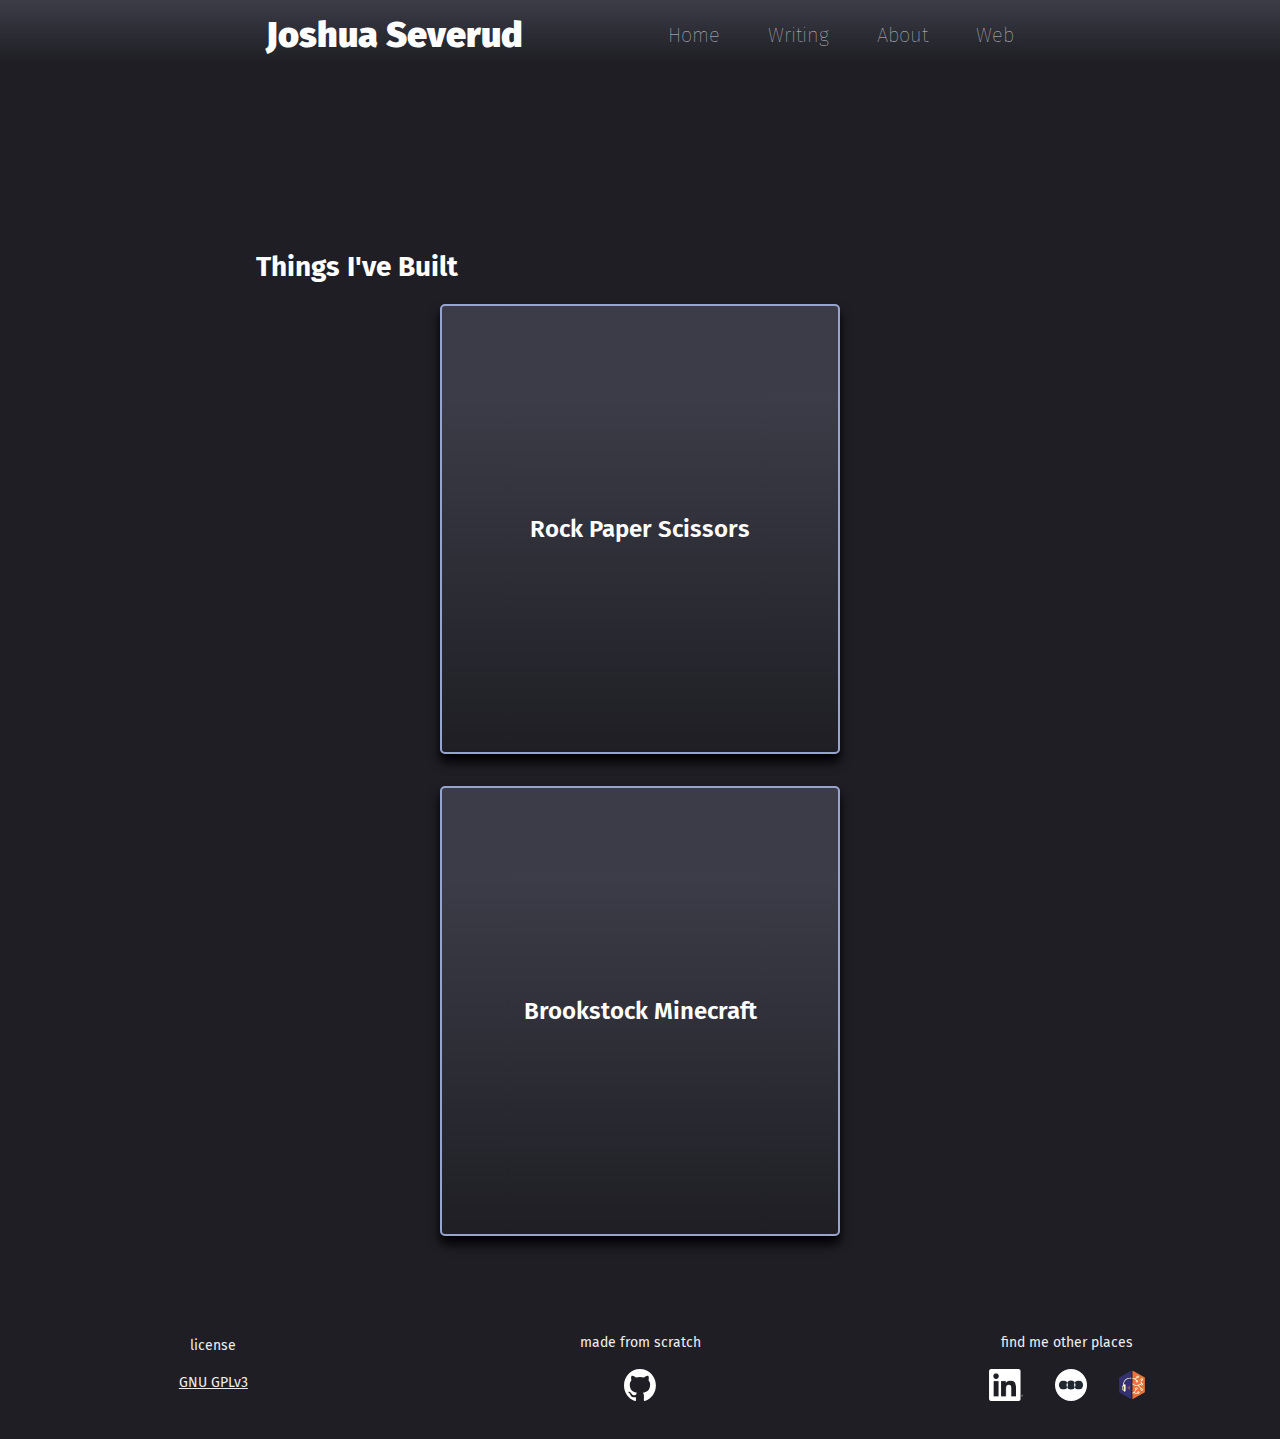
<file: content/portfolio/portfolio.html>
<!DOCTYPE html>

<html lang="en">
  <head>
    <meta http-equiv="content-type" content="text/html; charset=UTF-8">
    <meta name="viewport" content="width=device-width, initial-scale=1.0">
    <title>Severud | Portfolio</title>
    <link rel="icon" href="../../static/fav.png" type="image/gif">
    <script src="../../script.js" defer></script>
    <link rel="stylesheet" href="../../style.css">
    <link rel="preconnect" href="https://fonts.googleapis.com">
    <link rel="preconnect" href="https://fonts.gstatic.com" crossorigin>
    <link href="https://fonts.googleapis.com/css2?family=Fira+Sans&family=Jost:ital,wght@0,100..900;1,100..900&display=swap" rel="stylesheet">
  </head>

  <body>
    <div class="viewport">
      <div id="header">
        <h1 id="title"><a href="../../index.html">Joshua Severud</a></h1>
        <div class="navigation">
          <a href="../../index.html">Home</a>
          <a href="../writing/thesis.html">Writing</a>
          <a href="../resume/cv.html">About</a>
          <a href="portfolio.html">Web</a>
        </div>
      </div>

      <div class="article">
        <div class="portfolio">
          <h2 id="section-title">Things I've Built</h2>
          <div class="pieces">
            <a href="https://www.joshuaseverud.com/rock-paper-scissors/" target="_blank" type="button" class="card shadow">
              <div>
                <h3>Rock Paper Scissors</h3>
              </div>
            </a>
            <a href="https://www.brookstock.net/" target="_blank" type="button" class="card shadow">
              <div>
                <h3>Brookstock Minecraft</h3>
              </div>
            </a>
          </div>
        </div>
      </div>

      <div id="footer">
        <div class="license">
          <p>license</p>
          <a href="https://www.gnu.org/licenses/gpl-3.0.html#license-text" target="_blank">GNU GPLv3</a>
        </div>
        <div class="credit">
          <p>made from scratch</p>
          <a href="https://github.com/forkentiney/" target="_blank"><img class="icon" src="../../static/images/icons/github-mark-white.svg" alt="Github"></a>
        </div>
        <div class="contact">
          <p>find me other places</p>
          <div class="socials">
            <a href="https://www.linkedin.com/in/joshua-severud-389014164" target="_blank"><img class="icon" src="../../static/images/icons/InBug-White.png" alt="LinkedIn"></a>
            <a href="https://letterboxd.com/Forkentiney/" target="_blank"><img class="icon" src="../../static/images/icons/letterboxd-white.svg" alt="Letterboxd"></a>
            <a href="https://listenbrainz.org/user/Forkentiney" target="_blank"><img class="icon" src="../../static/images/icons/listenbrainz-color.svg" alt="ListenBrainz"></a>
          </div>
        </div>
      </div>
    </div>
  </body>
</html>
</file>
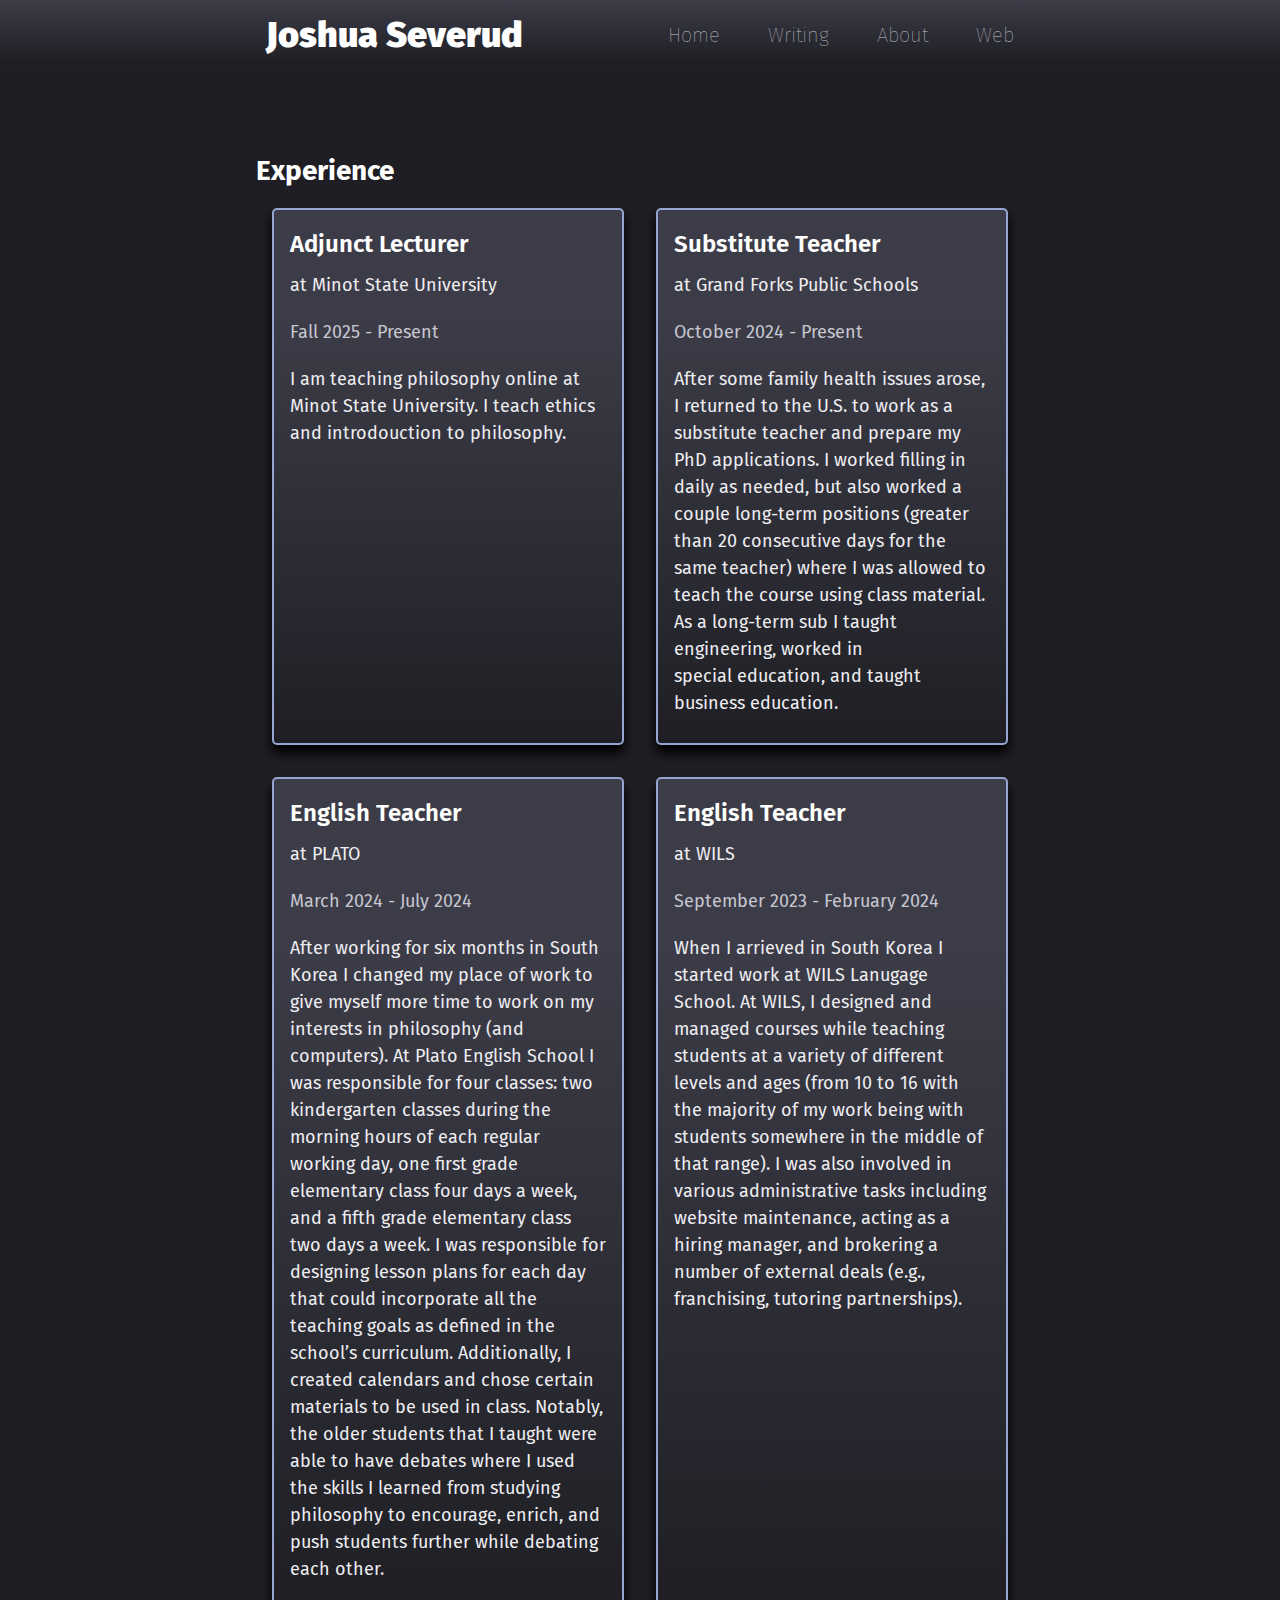
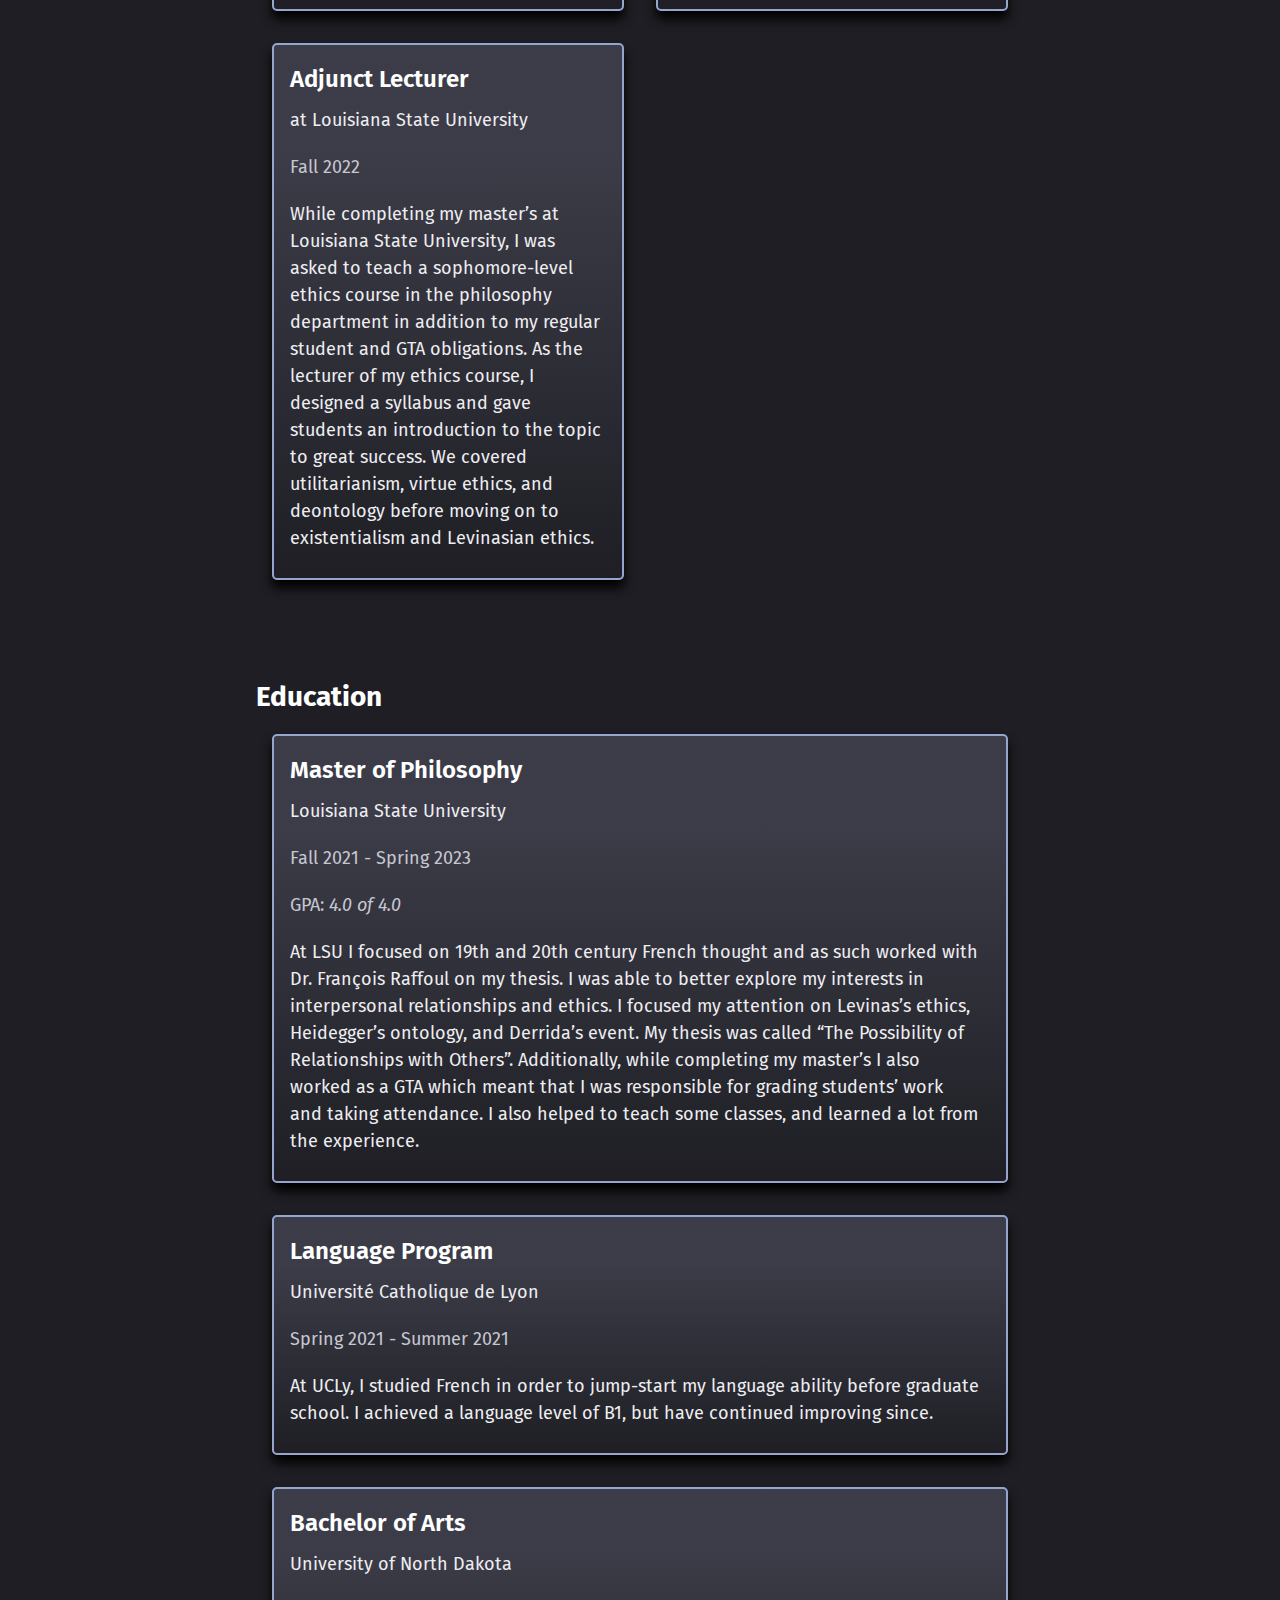
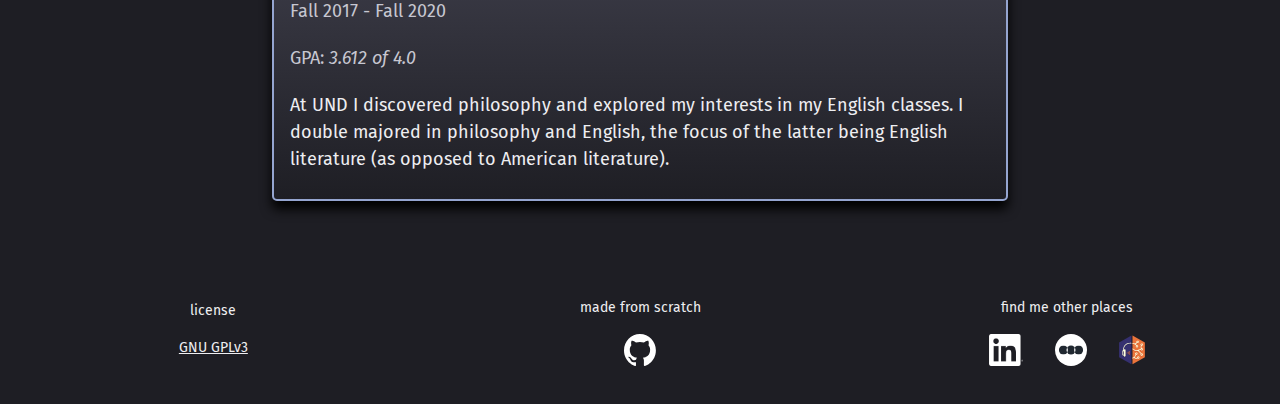
<file: content/resume/cv.html>
<!DOCTYPE html>

<html lang="en">
  <head>
    <meta http-equiv="content-type" content="text/html; charset=UTF-8">
    <meta name="viewport" content="width=device-width, initial-scale=1.0">
    <title>Severud | Curriculum Vitae</title>
    <script src="../../script.js" defer></script>
    <link rel="icon" href="/static/fav.png" type="image/gif">
    <link rel="stylesheet" href="../../style.css">
    <link rel="preconnect" href="https://fonts.googleapis.com">
    <link rel="preconnect" href="https://fonts.gstatic.com" crossorigin>
    <link href="https://fonts.googleapis.com/css2?family=Fira+Sans&family=Jost:ital,wght@0,100..900;1,100..900&display=swap" rel="stylesheet">
  </head>

  <body>
    <div class="viewport">
      <div id="header">
        <h1 id="title"><a href="../../index.html">Joshua Severud</a></h1>
        <div class="navigation">
          <a href="../../index.html">Home</a>
          <a href="../writing/thesis.html">Writing</a>
          <a href="cv.html">About</a>
          <a href="../portfolio/portfolio.html">Web</a>
        </div>
      </div>
    
      <div class="article">
        <h2 id="section-title">Experience</h2>
        <div id="experience">
          <div class="card shadow">
            <h3>Adjunct Lecturer</h3>
            <p>at Minot State University</p>
            <p class="fade">Fall 2025 - Present</p>
            <p>I am teaching philosophy online at Minot State University. I teach ethics and introdouction to philosophy.</p>
          </div>
          <div class="card shadow">
            <h3>Substitute Teacher</h3>
            <p>at Grand Forks Public Schools</p>
            <p class="fade">October 2024 - Present</p>
            <p>After some family health issues arose, I returned to the U.S. to work as a substitute teacher and prepare my PhD applications. I worked filling in daily as needed, but also worked a couple long-term positions (greater than 20 consecutive days for the same teacher) where I was allowed to teach the course using class material. As a long-term sub I taught engineering, worked in special education, and taught business education.</p>
          </div>
          <div class="card shadow">
            <h3>English Teacher</h3>
            <p>at PLATO</p>
            <p class="fade">March 2024 - July 2024</p>
            <p>After working for six months in South Korea I changed my place of work to give myself more time to work on my interests in philosophy (and computers). At Plato English School I was responsible for four classes: two kindergarten classes during the morning hours of each regular working day, one first grade elementary class four days a week, and a fifth grade elementary class two days a week. I was responsible for designing lesson plans for each day that could incorporate all the teaching goals as defined in the school’s curriculum. Additionally, I created calendars and chose certain materials to be used in class. Notably, the older students that I taught were able to have debates where I used the skills I learned from studying philosophy to encourage, enrich, and push students further while debating each other.</p>
          </div>
          <div class="card shadow">
            <h3>English Teacher</h3>
            <p>at WILS</p>
            <p class="fade">September 2023 - February 2024</p>
            <p>When I arrieved in South Korea I started work at WILS Lanugage School. At WILS, I designed and managed courses while teaching students at a variety of different levels and ages (from 10 to 16 with the majority of my work being with students somewhere in the middle of that range). I was also involved in various administrative tasks including website maintenance, acting as a hiring manager, and brokering a number of external deals (e.g., franchising, tutoring partnerships).</p>
          </div>
          <div class="card shadow">
            <h3>Adjunct Lecturer</h3>
            <p>at Louisiana State University</p>
            <p class="fade">Fall 2022</p>
            <p>While completing my master’s at Louisiana State University, I was asked to teach a sophomore-level ethics course in the philosophy department in addition to my regular student and GTA obligations. As the lecturer of my ethics course, I designed a syllabus and gave students an introduction to the topic to great success. We covered utilitarianism, virtue ethics, and deontology before moving on to existentialism and Levinasian ethics.</p>
          </div>
        </div>
        <h2 id="section-title">Education</h2>
        <div id="education">
          <div class="card shadow">
            <h3>Master of Philosophy</h3>
            <p>Louisiana State University</p>
            <p class="fade">Fall 2021 - Spring 2023</p>
            <p class="fade">GPA: <em>4.0 of 4.0</em></p>
            <p>At LSU I focused on 19th and 20th century French thought and as such worked with Dr. François Raffoul on my thesis. I was able to better explore my interests in interpersonal relationships and ethics. I focused my attention on Levinas’s ethics, Heidegger’s ontology, and Derrida’s event. My thesis was called “The Possibility of Relationships with Others”. Additionally, while completing my master’s I also worked as a GTA which meant that I was responsible for grading students’ work and taking attendance. I also helped to teach some classes, and learned a lot from the experience.</p>
          </div>
          <div class="card shadow">
            <h3>Language Program</h3>
            <p>Université Catholique de Lyon</p>
            <p class="fade">Spring 2021 - Summer 2021</p>
            <p>At UCLy, I studied French in order to jump-start my language ability before graduate school. I achieved a language level of B1, but have continued improving since.</p>
          </div>
          <div class="card shadow">
            <h3>Bachelor of Arts</h3>
            <p>University of North Dakota</p>
            <p class="fade">Fall 2017 - Fall 2020</p>
            <p class="fade">GPA: <em>3.612 of 4.0</em></p>
            <p>At UND I discovered philosophy and explored my interests in my English classes. I double majored in philosophy and English, the focus of the latter being English literature (as opposed to American literature).</p>
          </div>
        </div>
      </div>
    
      <div id="footer">
        <div class="license">
          <p>license</p>
          <a href="https://www.gnu.org/licenses/gpl-3.0.html#license-text" target="_blank">GNU GPLv3</a>
        </div>
        <div class="credit">
          <p>made from scratch</p>
          <a href="https://github.com/forkentiney/" target="_blank"><img class="icon" src="../../static/images/icons/github-mark-white.svg" alt="Github"></a>
        </div>
        <div class="contact">
          <p>find me other places</p>
          <div class="socials">
            <a href="https://www.linkedin.com/in/joshua-severud-389014164" target="_blank"><img class="icon" src="../../static/images/icons/InBug-White.png" alt="LinkedIn"></a>
            <a href="https://letterboxd.com/Forkentiney/" target="_blank"><img class="icon" src="../../static/images/icons/letterboxd-white.svg" alt="Letterboxd"></a>
            <a href="https://listenbrainz.org/user/Forkentiney" target="_blank"><img class="icon" src="../../static/images/icons/listenbrainz-color.svg" alt="ListenBrainz"></a>
          </div>
        </div>
      </div>
    </div>
  </body>
</html>
</file>
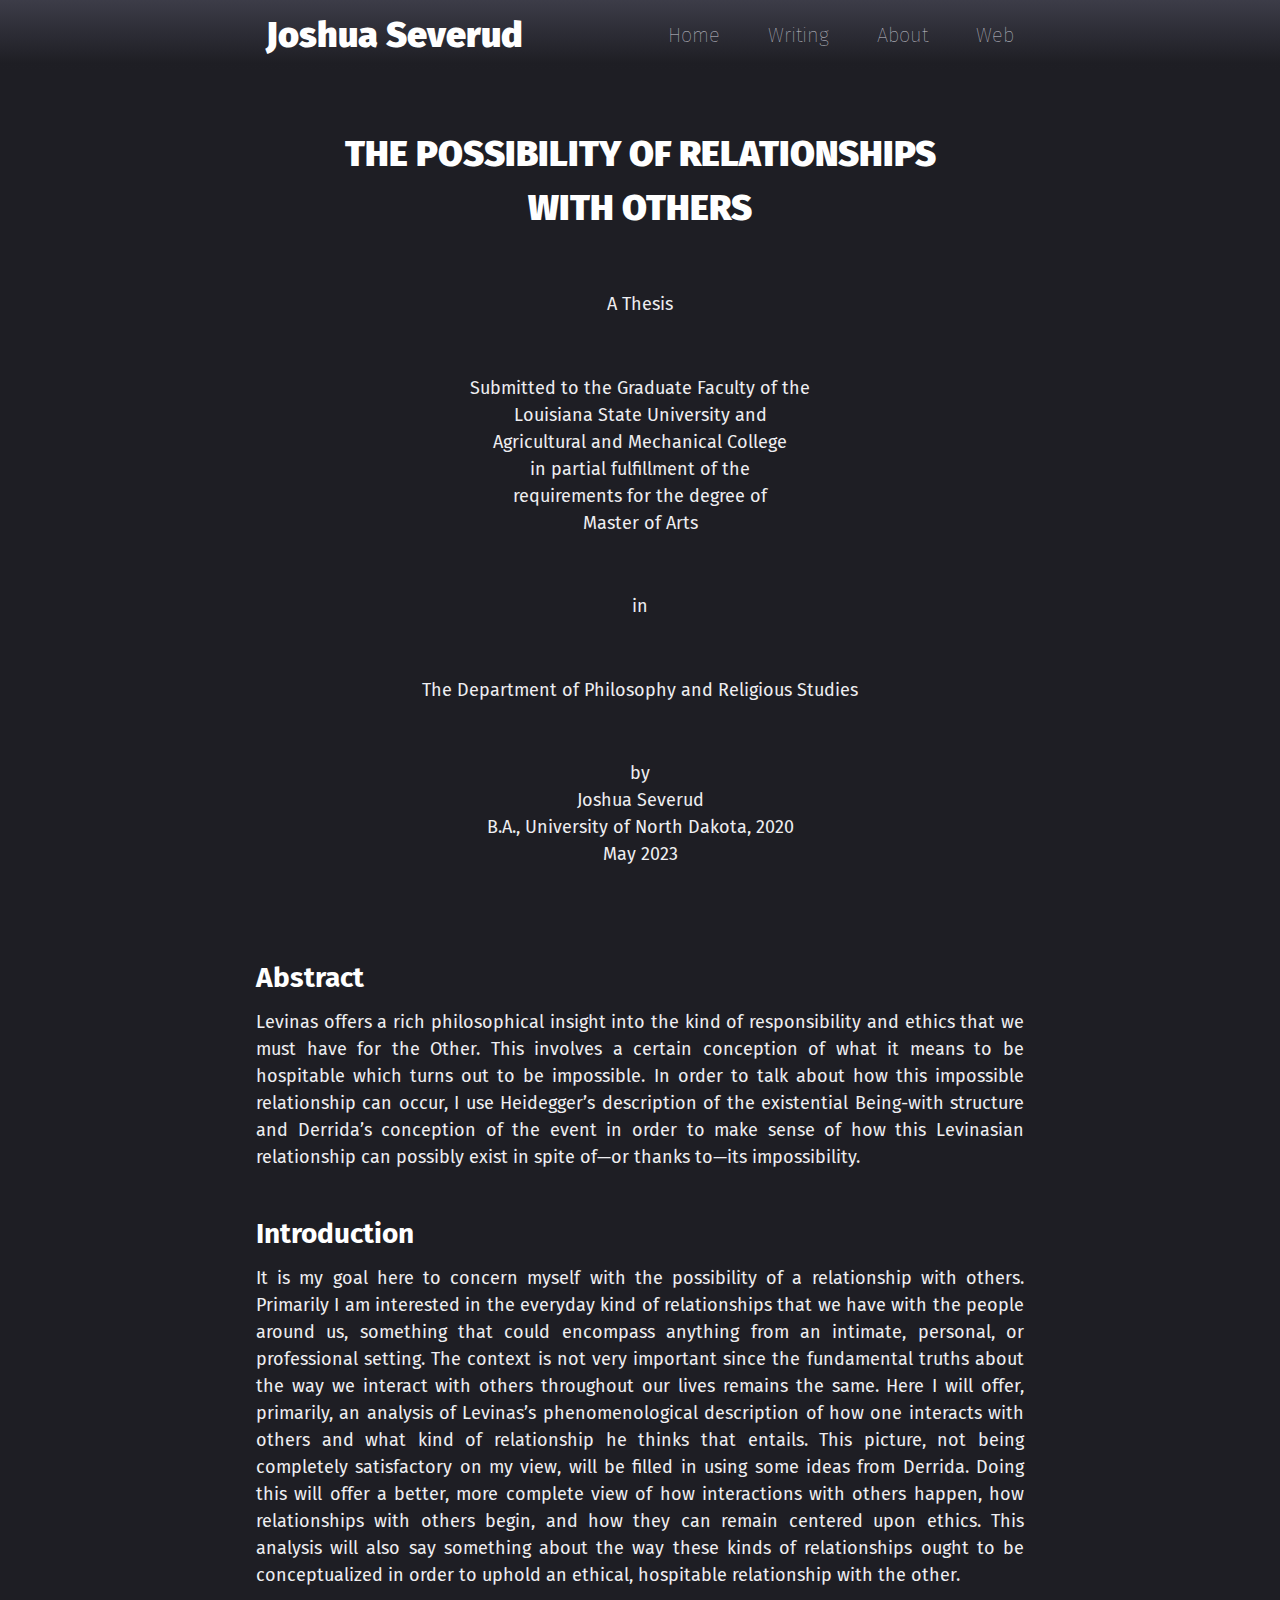
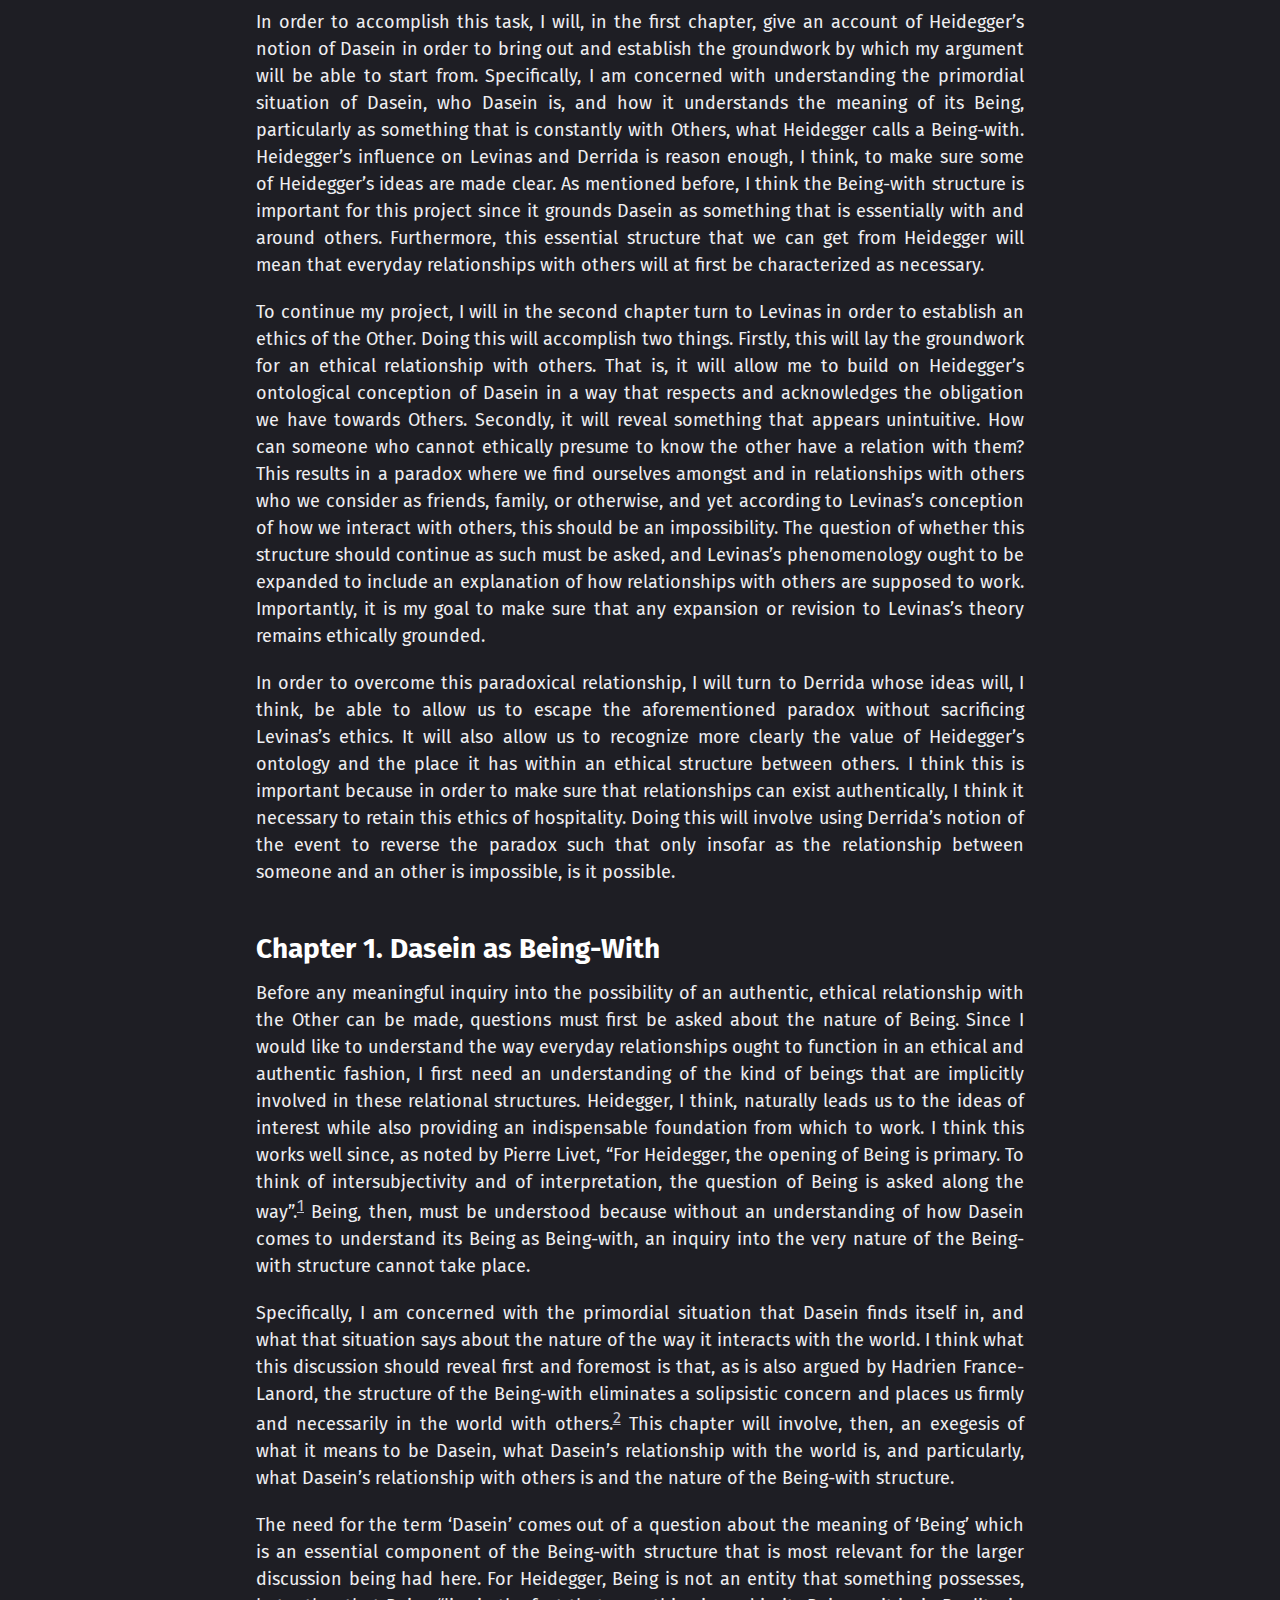
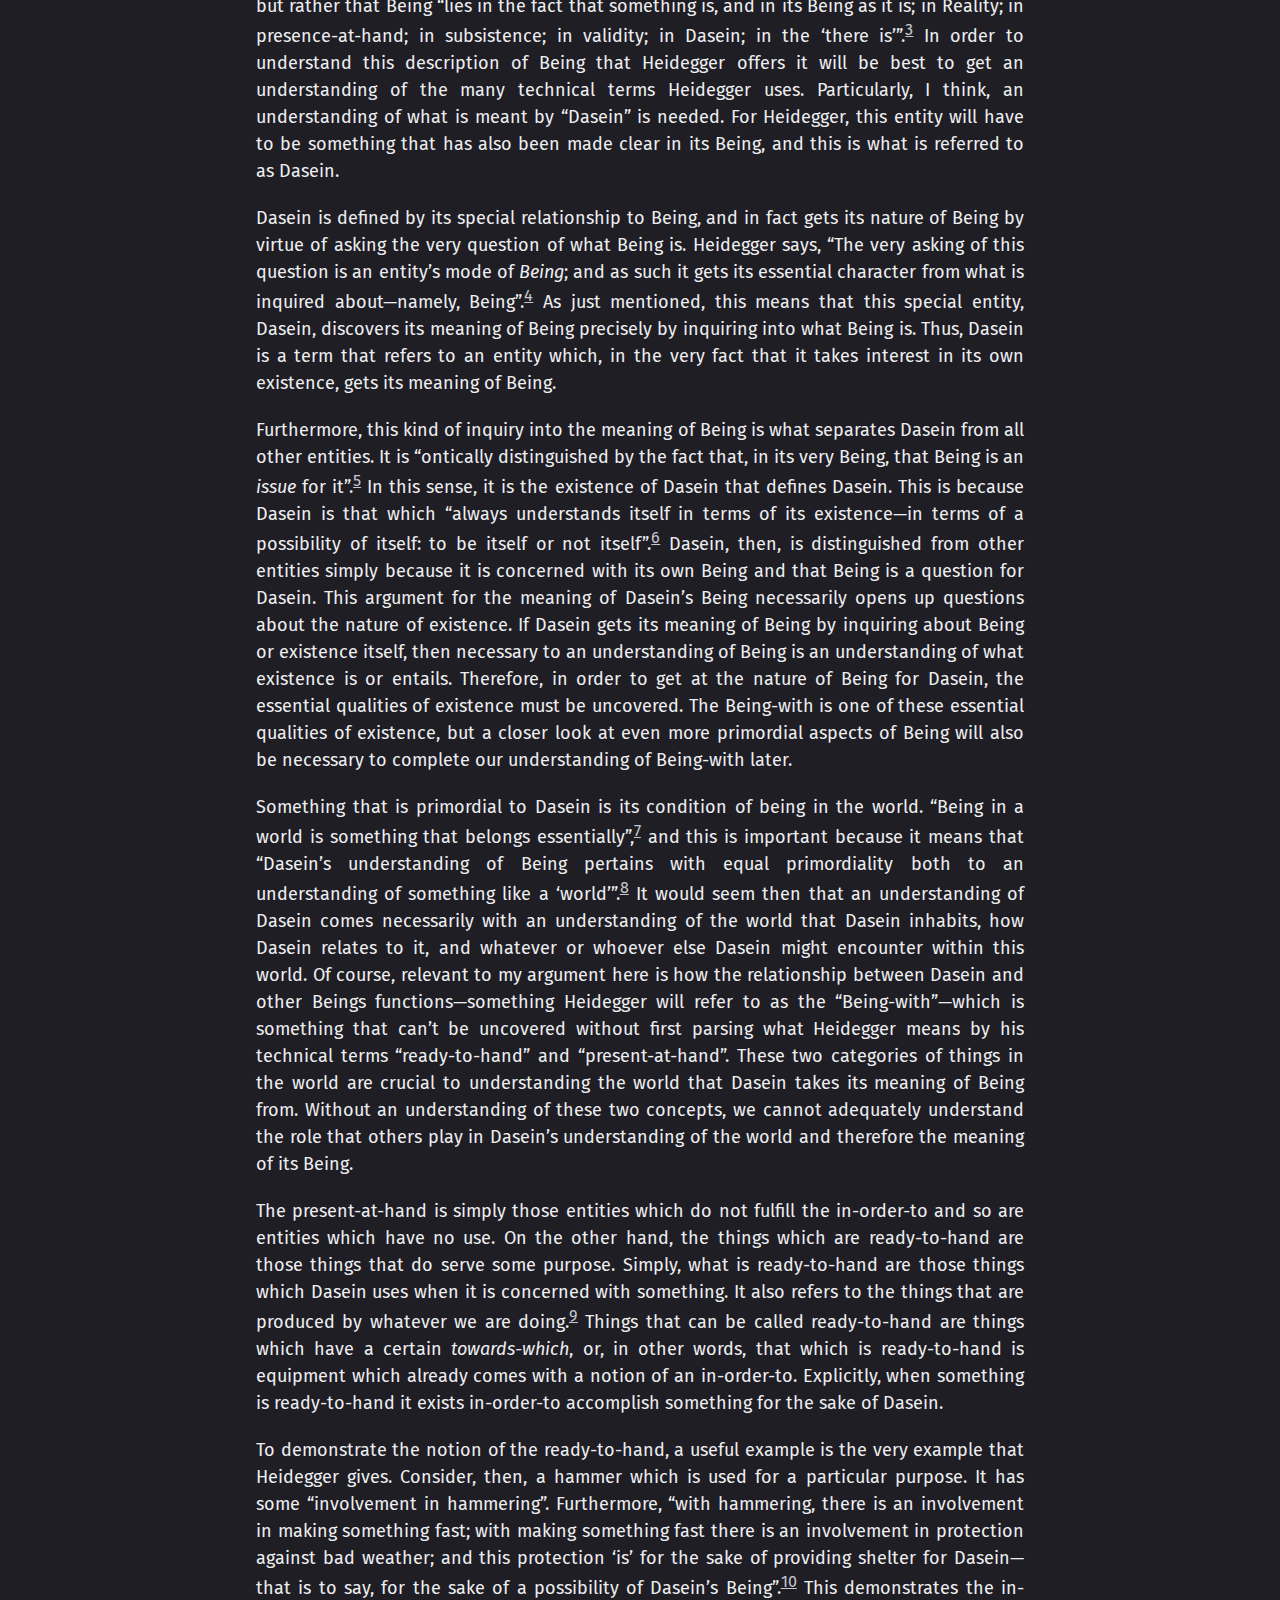
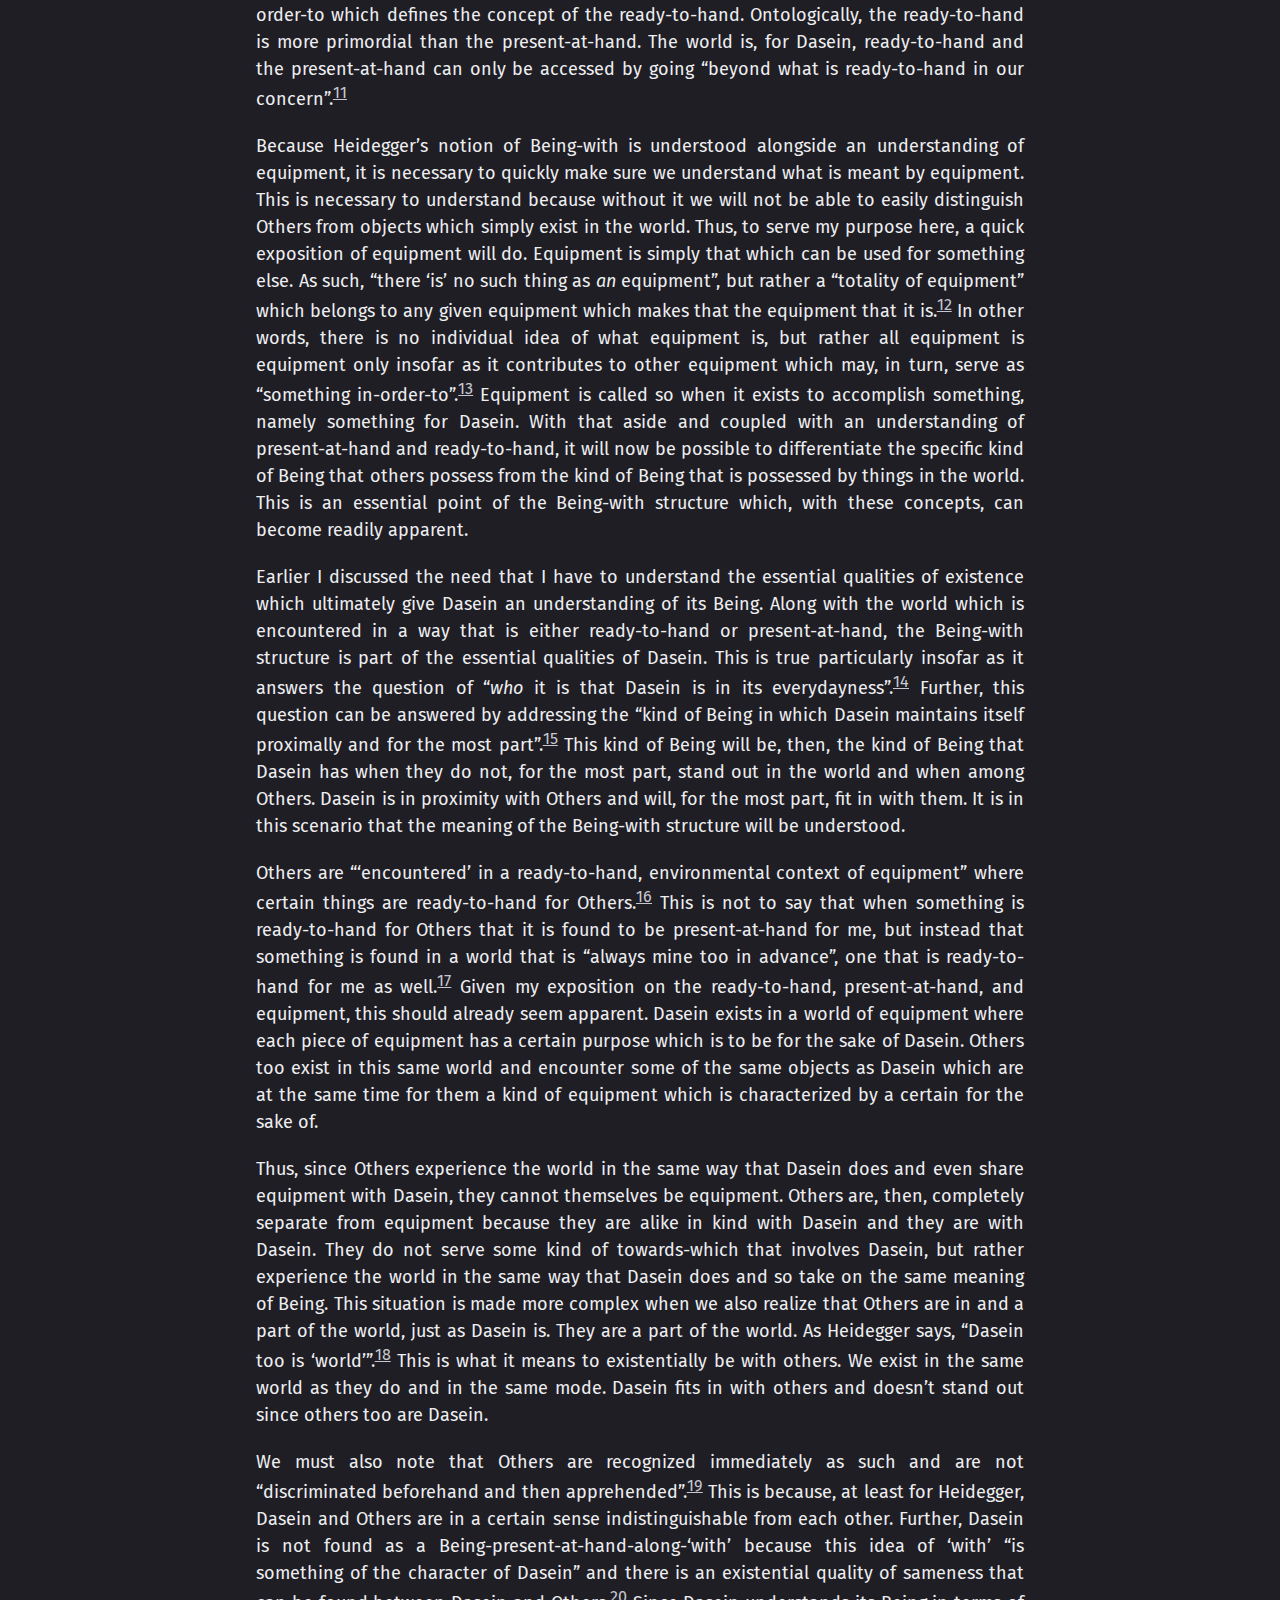
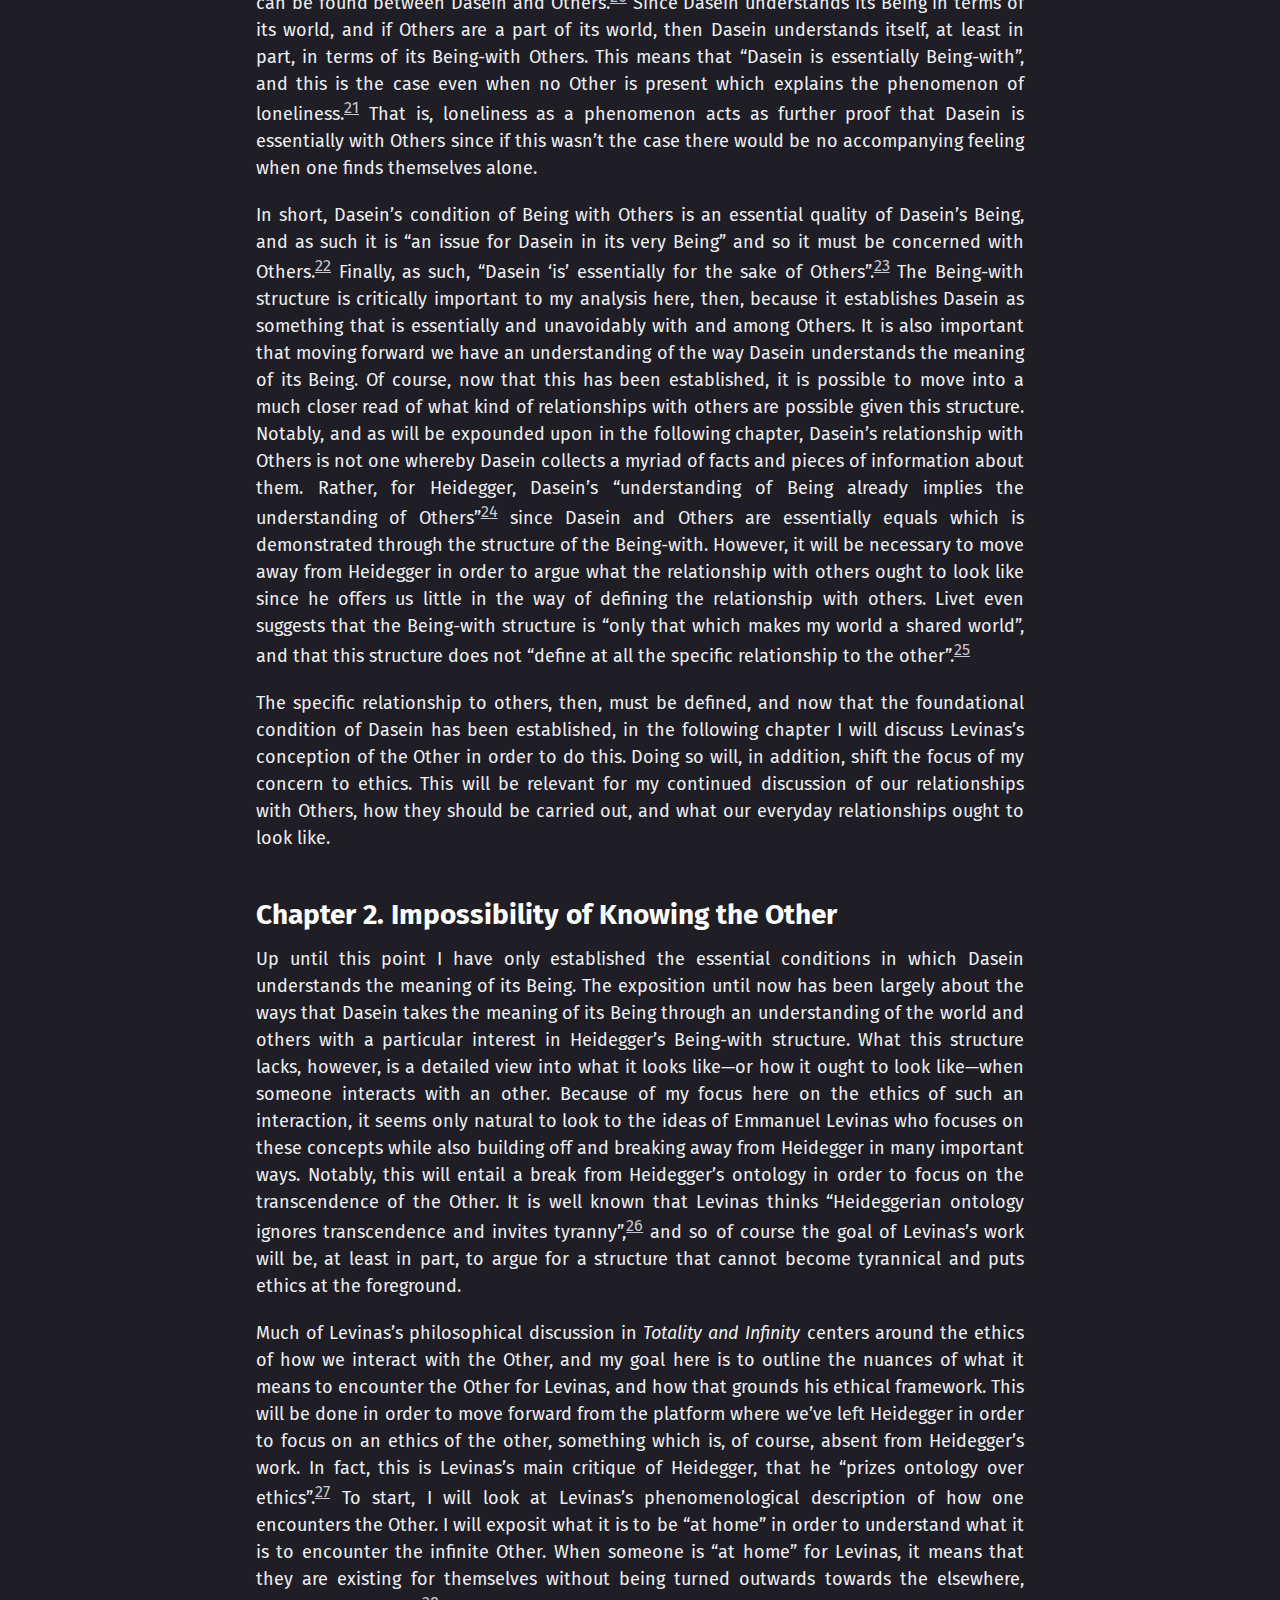
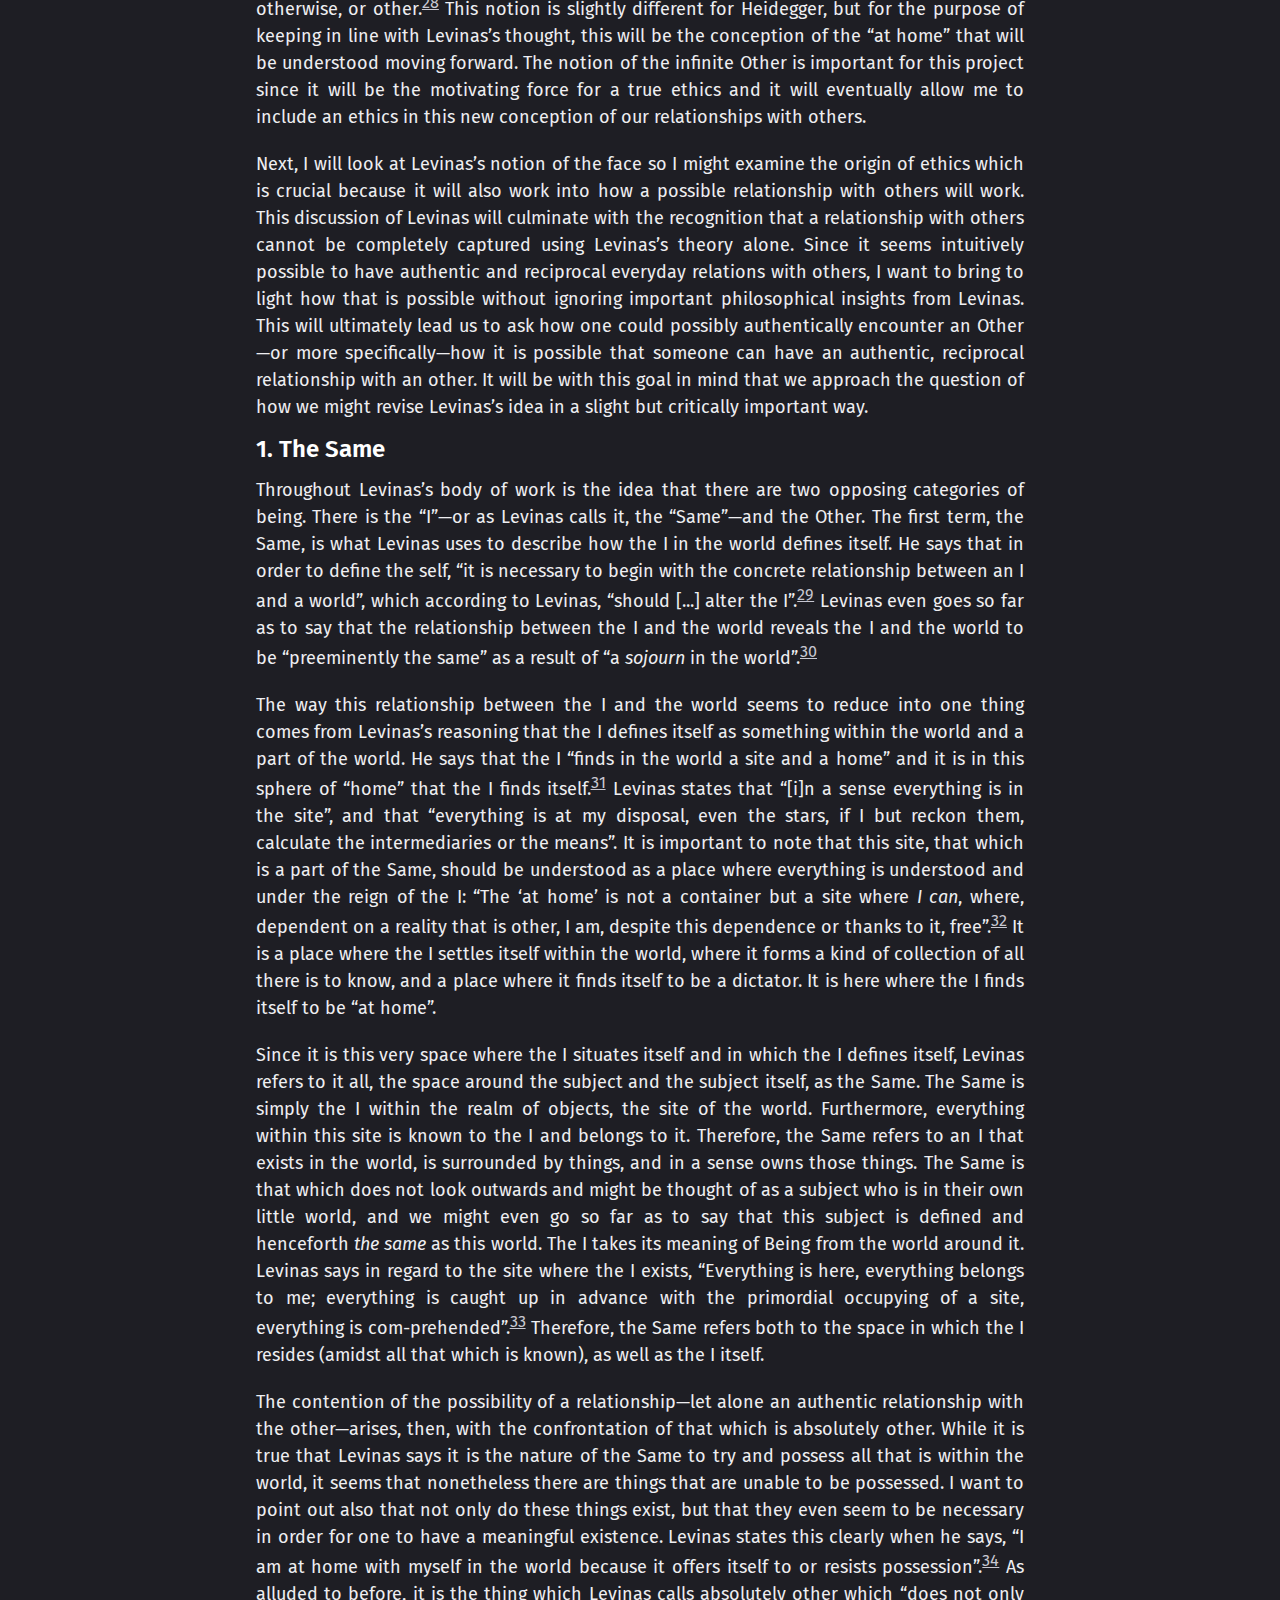
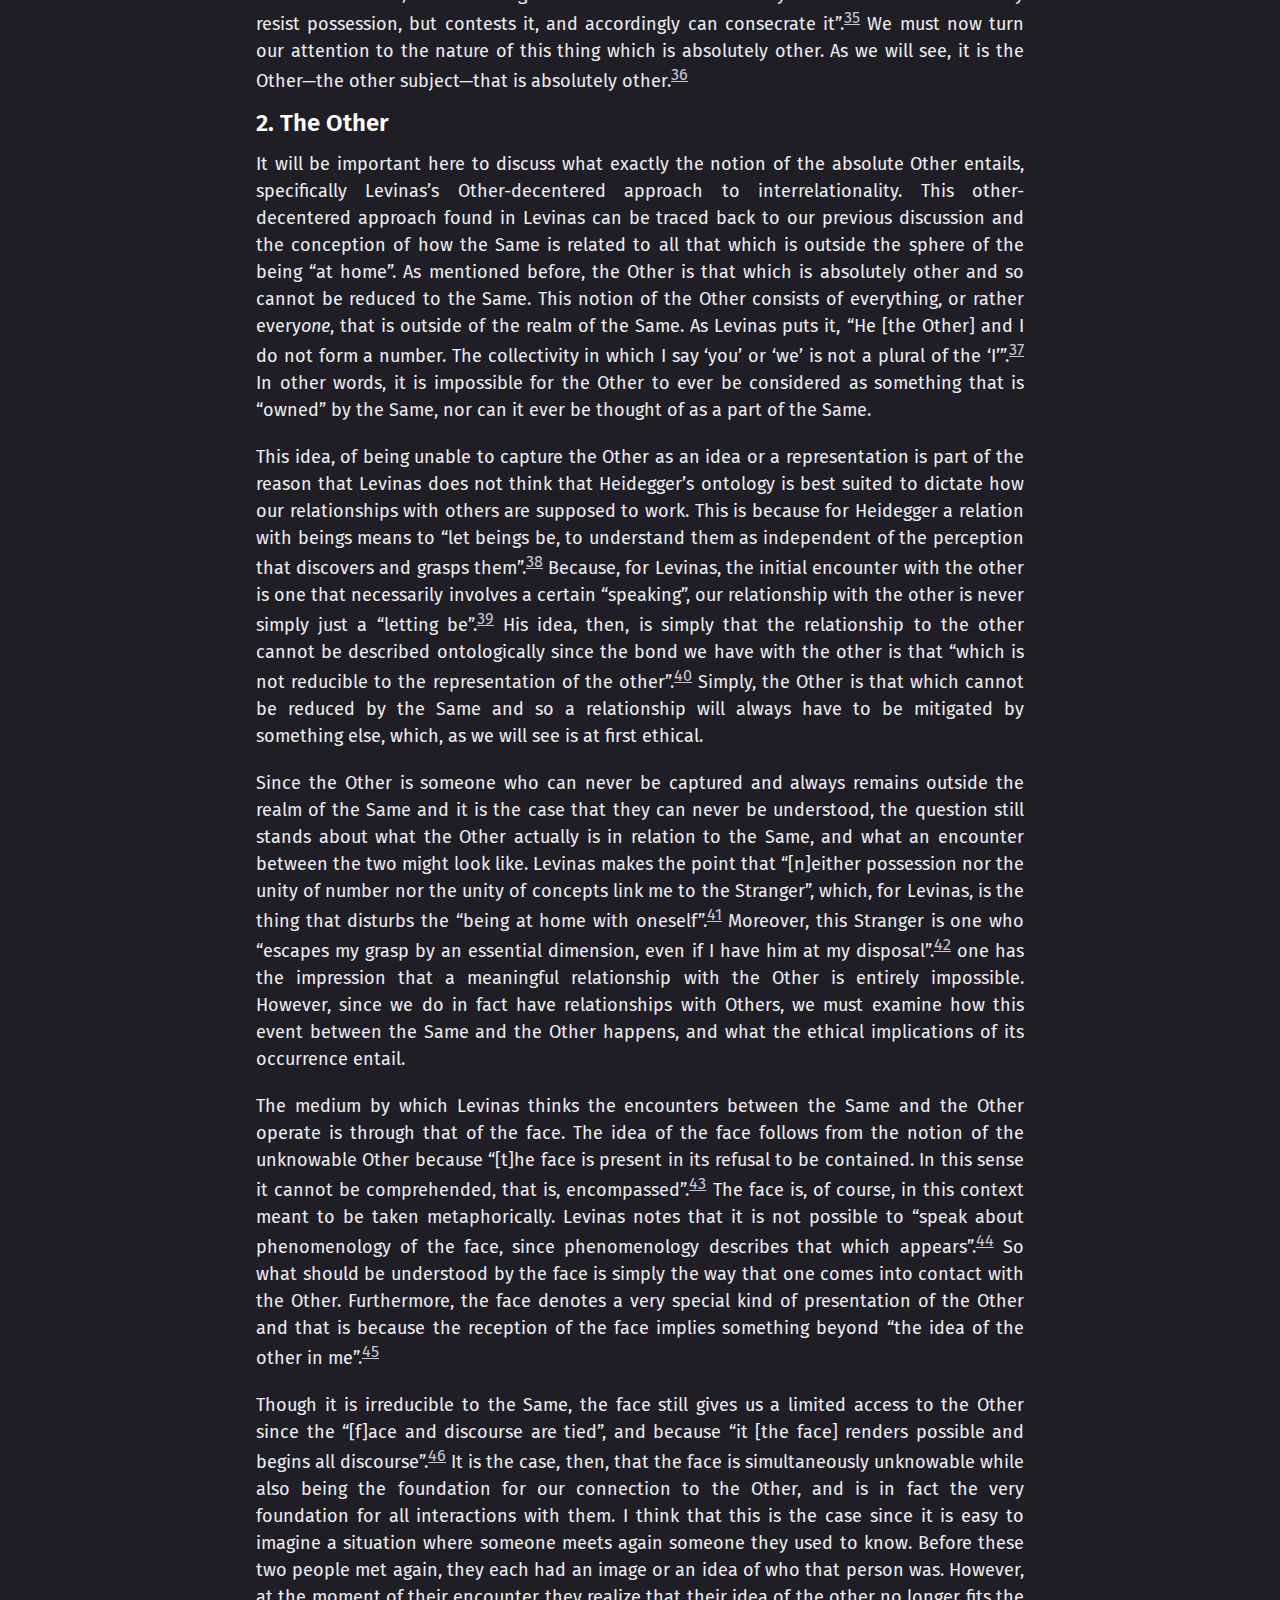
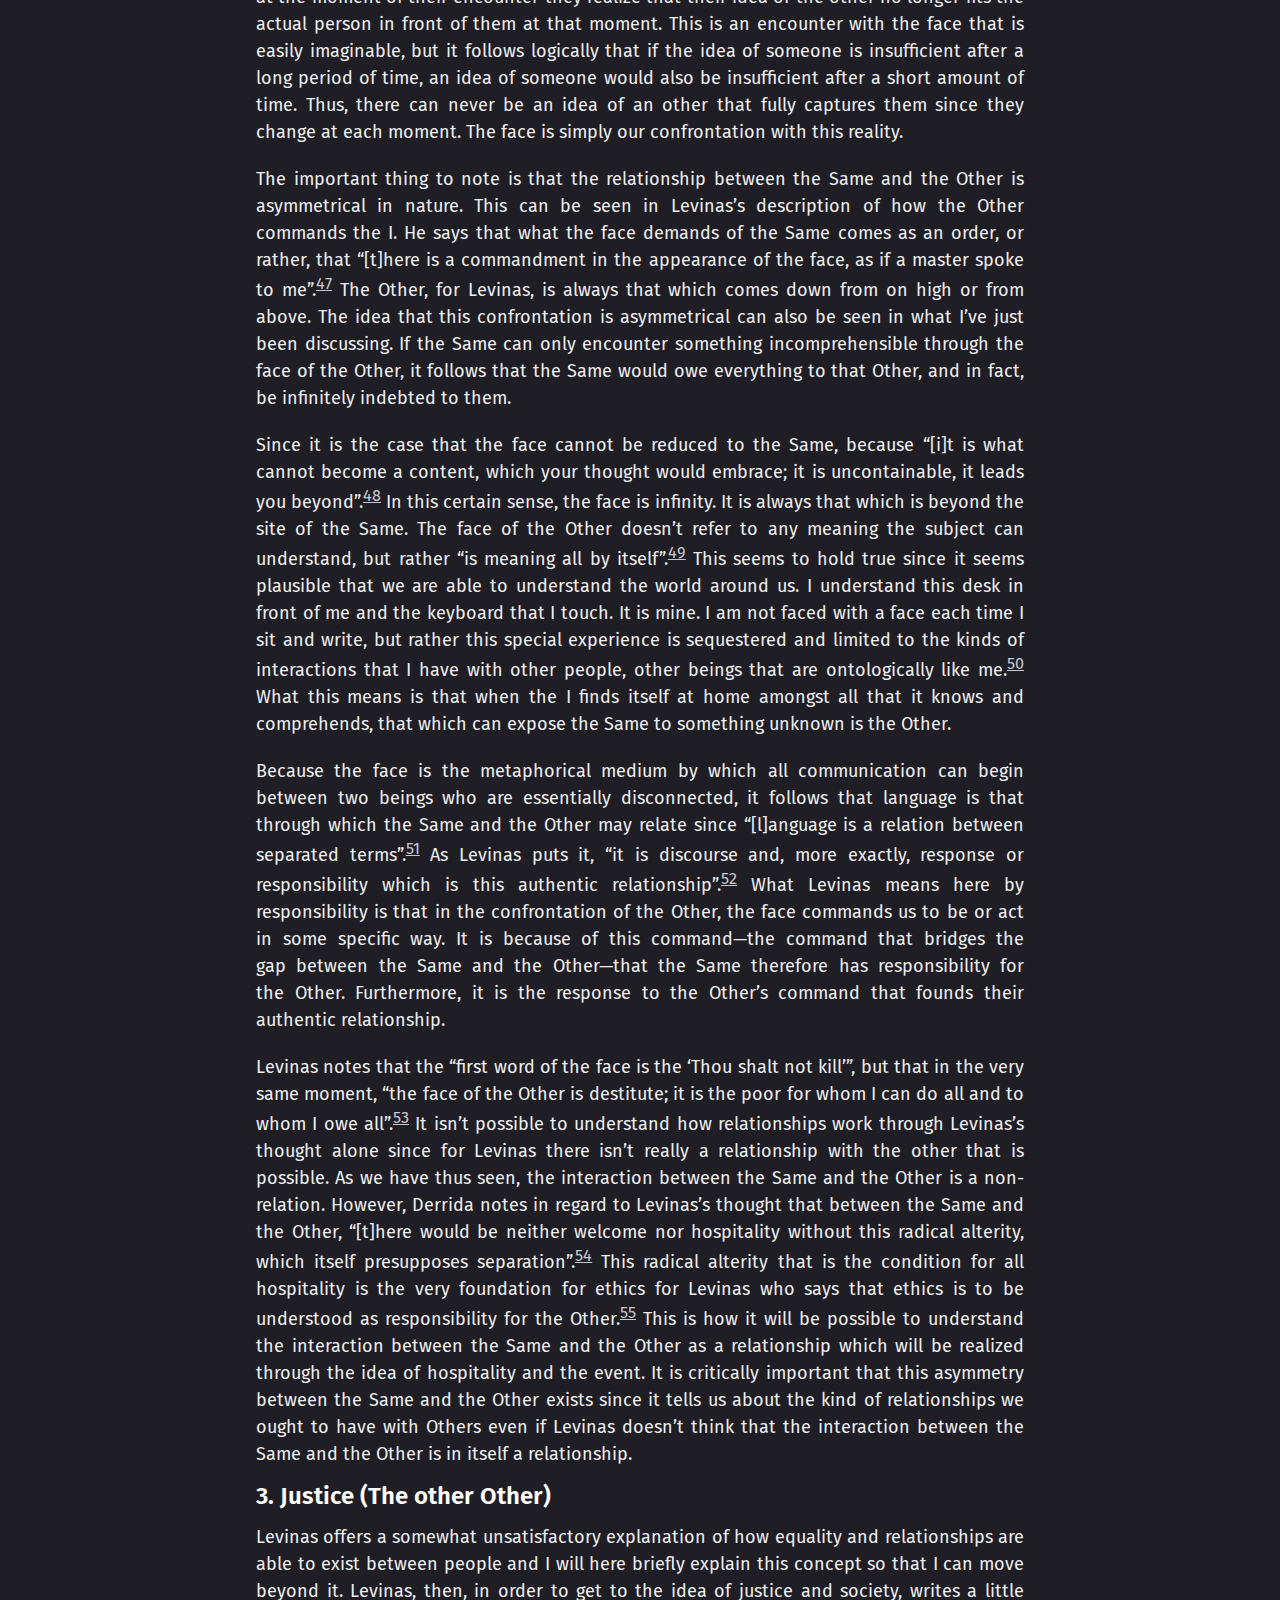
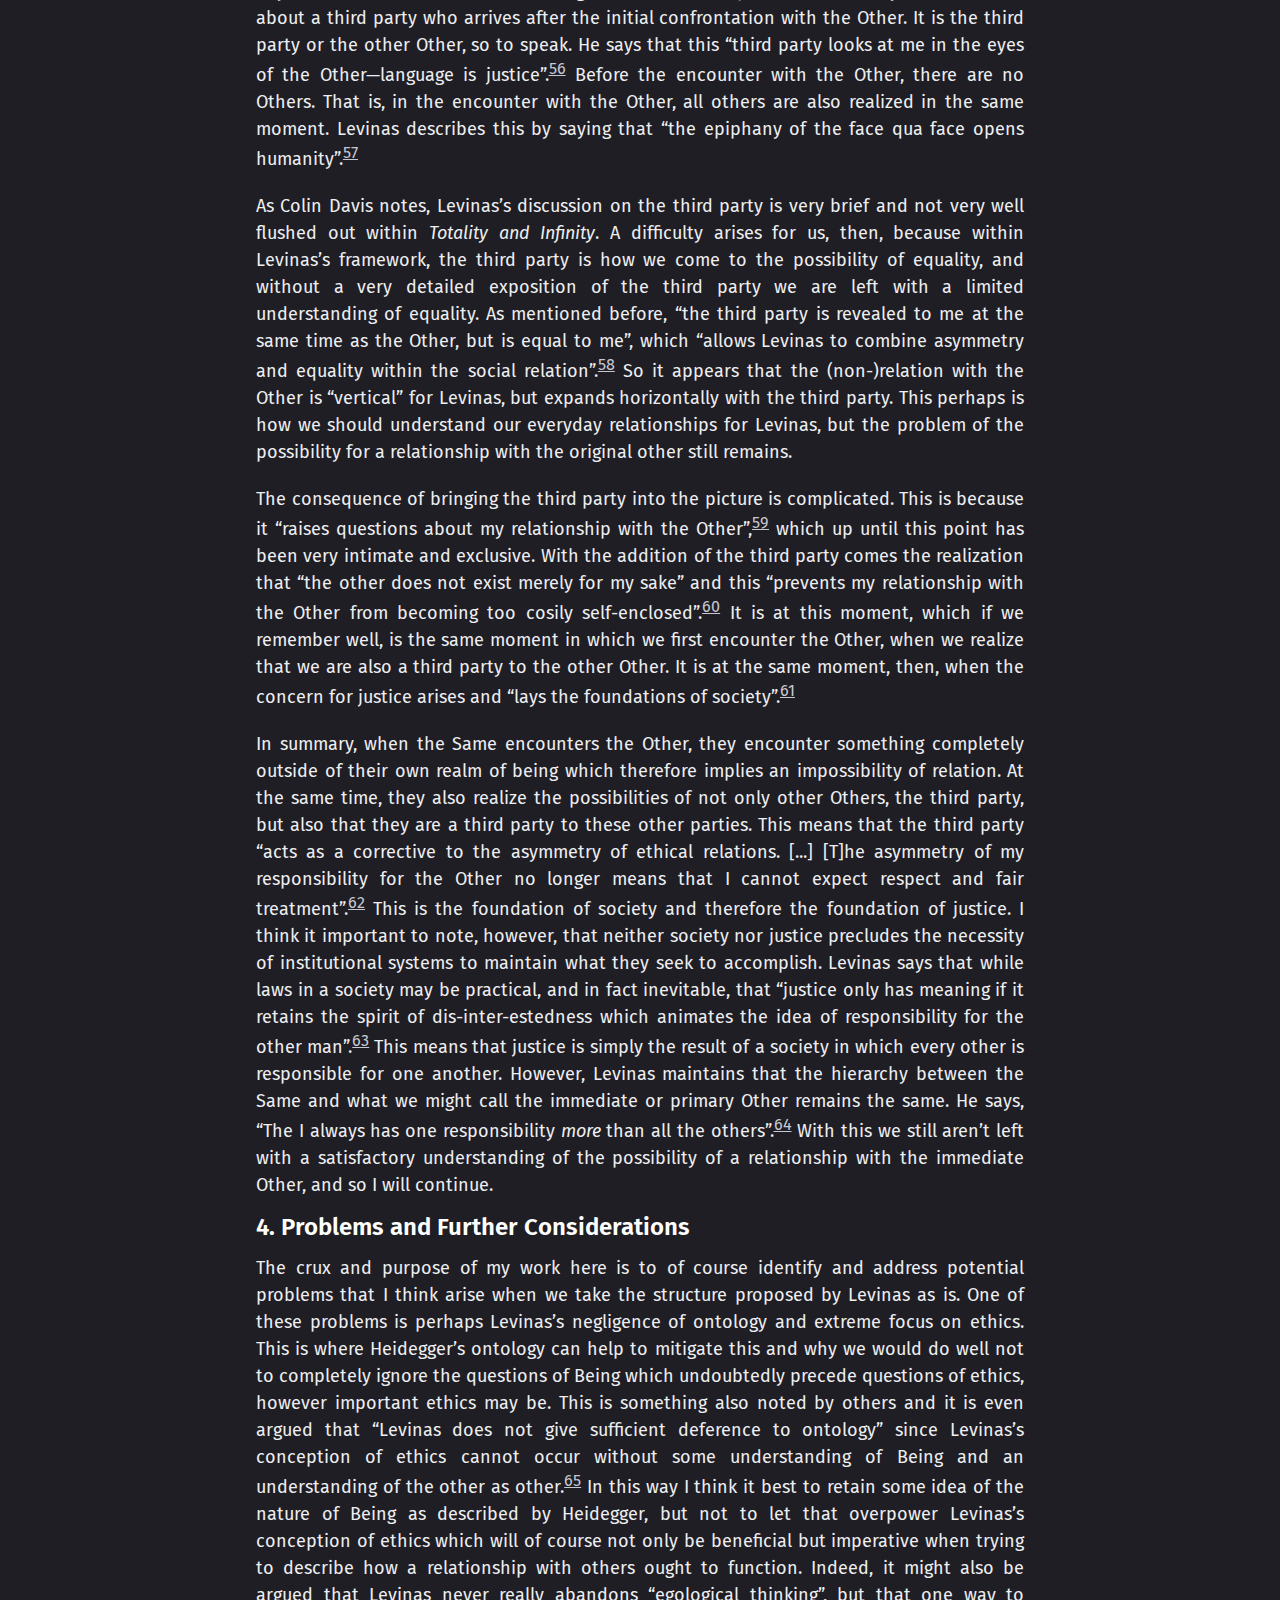
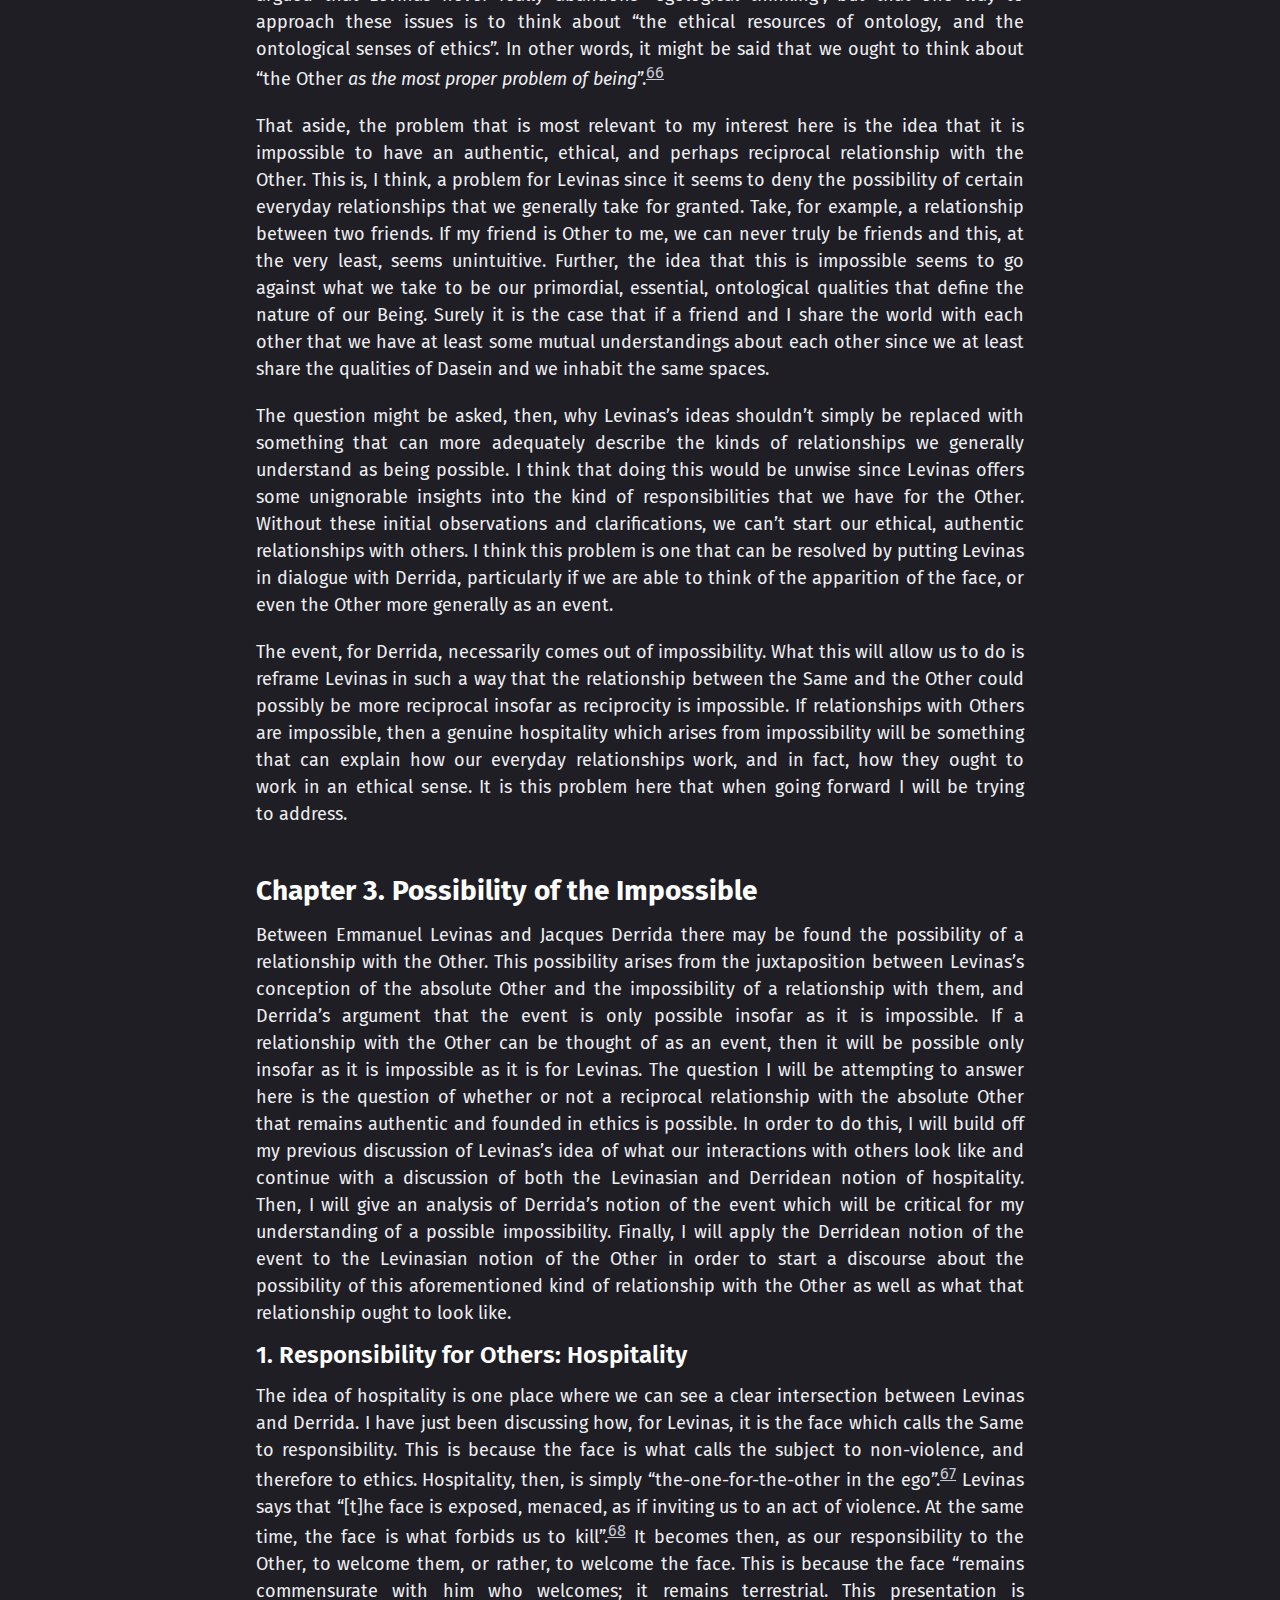
<file: content/writing/thesis.html>
<!DOCTYPE html>

<html lang="en">
  <head>
    <meta http-equiv="content-type" content="text/html; charset=UTF-8">
    <meta name="viewport" content="width=device-width, initial-scale=1.0">
    <title>Severud | Master's Thesis</title>
    <script src="../../script.js" defer></script>
    <script src="footnotes.js" defer></script>
    <link rel="icon" href="/static/fav.png" type="image/gif">
    <link rel="stylesheet" href="../../style.css">
    <link rel="preconnect" href="https://fonts.googleapis.com">
    <link rel="preconnect" href="https://fonts.gstatic.com" crossorigin>
    <link href="https://fonts.googleapis.com/css2?family=Fira+Sans&family=Jost:ital,wght@0,100..900;1,100..900&display=swap" rel="stylesheet">
  </head>

  <body>
    <div class="viewport">
      <div id="header">
        <h1 id="title"><a href="../../index.html">Joshua Severud</a></h1>
        <div class="navigation">
          <a href="../../index.html">Home</a>
          <a href="thesis.html">Writing</a>
          <a href="../resume/cv.html">About</a>
          <a href="../portfolio/portfolio.html">Web</a>
        </div>
      </div>
      <div class="article">
        <div id="thesis">
          <div id="titlePage">
            <h1>THE POSSIBILITY OF RELATIONSHIPS WITH OTHERS</h1>
            <p>A Thesis</p>
            <div>
              <p>Submitted to the Graduate Faculty of the</p>
              <p>Louisiana State University and</p>
              <p>Agricultural and Mechanical College</p>
              <p>in partial fulfillment of the</p>
              <p>requirements for the degree of</p>
              <p>Master of Arts</p>
            </div>
            <p>in</p>
            <p>The Department of Philosophy and Religious Studies</p>
            <div>
              <p>by</p>
              <p>Joshua Severud</p>
              <p>B.A., University of North Dakota, 2020</p>
              <p>May 2023</p>
              </div>
          </div>
          <h2 id="abstract">Abstract</h2>
          <p>Levinas offers a rich philosophical insight into the kind of responsibility and ethics that we must have for the Other. This involves a certain conception of what it means to be hospitable which turns out to be impossible. In order to talk about how this impossible relationship can occur, I use Heidegger’s description of the existential Being-with structure and Derrida’s conception of the event in order to make sense of how this Levinasian relationship can possibly exist in spite of—or thanks to—its impossibility.</p>

          <h2 id="introduction">Introduction</h2>
          <p>It is my goal here to concern myself with the possibility of a relationship with others. Primarily I am interested in the everyday kind of relationships that we have with the people around us, something that could encompass anything from an intimate, personal, or professional setting. The context is not very important since the fundamental truths about the way we interact with others throughout our lives remains the same. Here I will offer, primarily, an analysis of Levinas’s phenomenological description of how one interacts with others and what kind of relationship he thinks that entails. This picture, not being completely satisfactory on my view, will be filled in using some ideas from Derrida. Doing this will offer a better, more complete view of how interactions with others happen, how relationships with others begin, and how they can remain centered upon ethics. This analysis will also say something about the way these kinds of relationships ought to be conceptualized in order to uphold an ethical, hospitable relationship with the other.</p>
          <p>In order to accomplish this task, I will, in the first chapter, give an account of Heidegger’s notion of Dasein in order to bring out and establish the groundwork by which my argument will be able to start from. Specifically, I am concerned with understanding the primordial situation of Dasein, who Dasein is, and how it understands the meaning of its Being, particularly as something that is constantly with Others, what Heidegger calls a Being-with. Heidegger’s influence on Levinas and Derrida is reason enough, I think, to make sure some of Heidegger’s ideas are made clear. As mentioned before, I think the Being-with structure is important for this project since it grounds Dasein as something that is essentially with and around others. Furthermore, this essential structure that we can get from Heidegger will mean that everyday relationships with others will at first be characterized as necessary.</p>
          <p>To continue my project, I will in the second chapter turn to Levinas in order to establish an ethics of the Other. Doing this will accomplish two things. Firstly, this will lay the groundwork for an ethical relationship with others. That is, it will allow me to build on Heidegger’s ontological conception of Dasein in a way that respects and acknowledges the obligation we have towards Others. Secondly, it will reveal something that appears unintuitive. How can someone who cannot ethically presume to know the other have a relation with them? This results in a paradox where we find ourselves amongst and in relationships with others who we consider as friends, family, or otherwise, and yet according to Levinas’s conception of how we interact with others, this should be an impossibility. The question of whether this structure should continue as such must be asked, and Levinas’s phenomenology ought to be expanded to include an explanation of how relationships with others are supposed to work. Importantly, it is my goal to make sure that any expansion or revision to Levinas’s theory remains ethically grounded.</p>
          <p>In order to overcome this paradoxical relationship, I will turn to Derrida whose ideas will, I think, be able to allow us to escape the aforementioned paradox without sacrificing Levinas’s ethics. It will also allow us to recognize more clearly the value of Heidegger’s ontology and the place it has within an ethical structure between others. I think this is important because in order to make sure that relationships can exist authentically, I think it necessary to retain this ethics of hospitality. Doing this will involve using Derrida’s notion of the event to reverse the paradox such that only insofar as the relationship between someone and an other is impossible, is it possible.</p>

          <h2 id="chapter-one">Chapter 1. Dasein as Being-With</h2>
          <p>Before any meaningful inquiry into the possibility of an authentic, ethical relationship with the Other can be made, questions must first be asked about the nature of Being. Since I would like to understand the way everyday relationships ought to function in an ethical and authentic fashion, I first need an understanding of the kind of beings that are implicitly involved in these relational structures. Heidegger, I think, naturally leads us to the ideas of interest while also providing an indispensable foundation from which to work. I think this works well since, as noted by Pierre Livet, “For Heidegger, the opening of Being is primary. To think of intersubjectivity and of interpretation, the question of Being is asked along the way”.<button id="note1" class="marker">1</button> Being, then, must be understood because without an understanding of how Dasein comes to understand its Being as Being-with, an inquiry into the very nature of the Being-with structure cannot take place.</p>
          <p>Specifically, I am concerned with the primordial situation that Dasein finds itself in, and what that situation says about the nature of the way it interacts with the world. I think what this discussion should reveal first and foremost is that, as is also argued by Hadrien France-Lanord, the structure of the Being-with eliminates a solipsistic concern and places us firmly and necessarily in the world with others.<button id="note2" class="marker">2</button> This chapter will involve, then, an exegesis of what it means to be Dasein, what Dasein’s relationship with the world is, and particularly, what Dasein’s relationship with others is and the nature of the Being-with structure.</p>
          <p>	The need for the term ‘Dasein’ comes out of a question about the meaning of ‘Being’ which is an essential component of the Being-with structure that is most relevant for the larger discussion being had here. For Heidegger, Being is not an entity that something possesses, but rather that Being “lies in the fact that something is, and in its Being as it is; in Reality; in presence-at-hand; in subsistence; in validity; in Dasein; in the ‘there is’”.<button id="note3" class="marker">3</button> In order to understand this description of Being that Heidegger offers it will be best to get an understanding of the many technical terms Heidegger uses. Particularly, I think, an understanding of what is meant by “Dasein” is needed. For Heidegger, this entity will have to be something that has also been made clear in its Being, and this is what is referred to as Dasein.</p>
          <p>Dasein is defined by its special relationship to Being, and in fact gets its nature of Being by virtue of asking the very question of what Being is. Heidegger says, “The very asking of this question is an entity’s mode of <em>Being</em>; and as such it gets its essential character from what is inquired about—namely, Being”.<button id="note4" class="marker">4</button> As just mentioned, this means that this special entity, Dasein, discovers its meaning of Being precisely by inquiring into what Being is. Thus, Dasein is a term that refers to an entity which, in the very fact that it takes interest in its own existence, gets its meaning of Being.</p>
          <p>	Furthermore, this kind of inquiry into the meaning of Being is what separates Dasein from all other entities. It is “ontically distinguished by the fact that, in its very Being, that Being is an <em>issue</em> for it”.<button id="note5" class="marker">5</button> In this sense, it is the existence of Dasein that defines Dasein. This is because Dasein is that which “always understands itself in terms of its existence—in terms of a possibility of itself: to be itself or not itself”.<button id="note6" class="marker">6</button> Dasein, then, is distinguished from other entities simply because it is concerned with its own Being and that Being is a question for Dasein. This argument for the meaning of Dasein’s Being necessarily opens up questions about the nature of existence. If Dasein gets its meaning of Being by inquiring about Being or existence itself, then necessary to an understanding of Being is an understanding of what existence is or entails. Therefore, in order to get at the nature of Being for Dasein, the essential qualities of existence must be uncovered. The Being-with is one of these essential qualities of existence, but a closer look at even more primordial aspects of Being will also be necessary to complete our understanding of Being-with later.</p>
          <p>	Something that is primordial to Dasein is its condition of being in the world. “Being in a world is something that belongs essentially”,<button id="note7" class="marker">7</button> and this is important because it means that “Dasein’s understanding of Being pertains with equal primordiality both to an understanding of something like a ‘world’”.<button id="note8" class="marker">8</button> It would seem then that an understanding of Dasein comes necessarily with an understanding of the world that Dasein inhabits, how Dasein relates to it, and whatever or whoever else Dasein might encounter within this world. Of course, relevant to my argument here is how the relationship between Dasein and other Beings functions—something Heidegger will refer to as the “Being-with”—which is something that can’t be uncovered without first parsing what Heidegger means by his technical terms “ready-to-hand” and “present-at-hand”. These two categories of things in the world are crucial to understanding the world that Dasein takes its meaning of Being from. Without an understanding of these two concepts, we cannot adequately understand the role that others play in Dasein’s understanding of the world and therefore the meaning of its Being.</p>
          <p>	The present-at-hand is simply those entities which do not fulfill the in-order-to and so are entities which have no use. On the other hand, the things which are ready-to-hand are those things that do serve some purpose. Simply, what is ready-to-hand are those things which Dasein uses when it is concerned with something. It also refers to the things that are produced by whatever we are doing.<button id="note9" class="marker">9</button> Things that can be called ready-to-hand are things which have a certain <em>towards-which</em>, or, in other words, that which is ready-to-hand is equipment which already comes with a notion of an in-order-to. Explicitly, when something is ready-to-hand it exists in-order-to accomplish something for the sake of Dasein.</p>
          <p>To demonstrate the notion of the ready-to-hand, a useful example is the very example that Heidegger gives. Consider, then, a hammer which is used for a particular purpose. It has some “involvement in hammering”. Furthermore, “with hammering, there is an involvement in making something fast; with making something fast there is an involvement in protection against bad weather; and this protection ‘is’ for the sake of providing shelter for Dasein—that is to say, for the sake of a possibility of Dasein’s Being”.<button id="note10" class="marker">10</button> This demonstrates the in-order-to which defines the concept of the ready-to-hand. Ontologically, the ready-to-hand is more primordial than the present-at-hand. The world is, for Dasein, ready-to-hand and the present-at-hand can only be accessed by going “beyond what is ready-to-hand in our concern”.<button id="note11" class="marker">11</button></p>
          <p>Because Heidegger’s notion of Being-with is understood alongside an understanding of equipment, it is necessary to quickly make sure we understand what is meant by equipment. This is necessary to understand because without it we will not be able to easily distinguish Others from objects which simply exist in the world. Thus, to serve my purpose here, a quick exposition of equipment will do. Equipment is simply that which can be used for something else. As such, “there ‘is’ no such thing as <em>an</em> equipment”, but rather a “totality of equipment” which belongs to any given equipment which makes that the equipment that it is.<button id="note12" class="marker">12</button> In other words, there is no individual idea of what equipment is, but rather all equipment is equipment only insofar as it contributes to other equipment which may, in turn, serve as “something in-order-to”.<button id="note13" class="marker">13</button> Equipment is called so when it exists to accomplish something, namely something for Dasein. With that aside and coupled with an understanding of present-at-hand and ready-to-hand, it will now be possible to differentiate the specific kind of Being that others possess from the kind of Being that is possessed by things in the world. This is an essential point of the Being-with structure which, with these concepts, can become readily apparent.</p>
          <p>Earlier I discussed the need that I have to understand the essential qualities of existence which ultimately give Dasein an understanding of its Being. Along with the world which is encountered in a way that is either ready-to-hand or present-at-hand, the Being-with structure is part of the essential qualities of Dasein. This is true particularly insofar as it answers the question of “<em>who</em> it is that Dasein is in its everydayness”.<button id="note14" class="marker">14</button> Further, this question can be answered by addressing the “kind of Being in which Dasein maintains itself proximally and for the most part”.<button id="note15" class="marker">15</button> This kind of Being will be, then, the kind of Being that Dasein has when they do not, for the most part, stand out in the world and when among Others. Dasein is in proximity with Others and will, for the most part, fit in with them. It is in this scenario that the meaning of the Being-with structure will be understood.</p>
          <p>Others are “‘encountered’ in a ready-to-hand, environmental context of equipment” where certain things are ready-to-hand for Others.<button id="note16" class="marker">16</button> This is not to say that when something is ready-to-hand for Others that it is found to be present-at-hand for me, but instead that something is found in a world that is “always mine too in advance”, one that is ready-to-hand for me as well.<button id="note17" class="marker">17</button> Given my exposition on the ready-to-hand, present-at-hand, and equipment, this should already seem apparent. Dasein exists in a world of equipment where each piece of equipment has a certain purpose which is to be for the sake of Dasein. Others too exist in this same world and encounter some of the same objects as Dasein which are at the same time for them a kind of equipment which is characterized by a certain for the sake of.</p>
          <p>Thus, since Others experience the world in the same way that Dasein does and even share equipment with Dasein, they cannot themselves be equipment. Others are, then, completely separate from equipment because they are alike in kind with Dasein and they are with Dasein. They do not serve some kind of towards-which that involves Dasein, but rather experience the world in the same way that Dasein does and so take on the same meaning of Being. This situation is made more complex when we also realize that Others are in and a part of the world, just as Dasein is. They are a part of the world. As Heidegger says, “Dasein too is ‘world’”.<button id="note18" class="marker">18</button> This is what it means to existentially be with others. We exist in the same world as they do and in the same mode. Dasein fits in with others and doesn’t stand out since others too are Dasein.</p>
          <p>We must also note that Others are recognized immediately as such and are not “discriminated beforehand and then apprehended”.<button id="note19" class="marker">19</button> This is because, at least for Heidegger, Dasein and Others are in a certain sense indistinguishable from each other. Further, Dasein is not found as a Being-present-at-hand-along-‘with’ because this idea of ‘with’ “is something of the character of Dasein” and there is an existential quality of sameness that can be found between Dasein and Others.<button id="note20" class="marker">20</button> Since Dasein understands its Being in terms of its world, and if Others are a part of its world, then Dasein understands itself, at least in part, in terms of its Being-with Others. This means that “Dasein is essentially Being-with”, and this is the case even when no Other is present which explains the phenomenon of loneliness.<button id="note21" class="marker">21</button> That is, loneliness as a phenomenon acts as further proof that Dasein is essentially with Others since if this wasn’t the case there would be no accompanying feeling when one finds themselves alone.</p>
          <p>In short, Dasein’s condition of Being with Others is an essential quality of Dasein’s Being, and as such it is “an issue for Dasein in its very Being” and so it must be concerned with Others.<button id="note22" class="marker">22</button> Finally, as such, “Dasein ‘is’ essentially for the sake of Others”.<button id="note23" class="marker">23</button> The Being-with structure is critically important to my analysis here, then, because it establishes Dasein as something that is essentially and unavoidably with and among Others. It is also important that moving forward we have an understanding of the way Dasein understands the meaning of its Being. Of course, now that this has been established, it is possible to move into a much closer read of what kind of relationships with others are possible given this structure. Notably, and as will be expounded upon in the following chapter, Dasein’s relationship with Others is not one whereby Dasein collects a myriad of facts and pieces of information about them. Rather, for Heidegger, Dasein’s “understanding of Being already implies the understanding of Others”<button id="note24" class="marker">24</button> since Dasein and Others are essentially equals which is demonstrated through the structure of the Being-with. However, it will be necessary to move away from Heidegger in order to argue what the relationship with others ought to look like since he offers us little in the way of defining the relationship with others. Livet even suggests that the Being-with structure is “only that which makes my world a shared world”, and that this structure does not “define at all the specific relationship to the other”.<button id="note25" class="marker">25</button></p>
          <p>The specific relationship to others, then, must be defined, and now that the foundational condition of Dasein has been established, in the following chapter I will discuss Levinas’s conception of the Other in order to do this. Doing so will, in addition, shift the focus of my concern to ethics. This will be relevant for my continued discussion of our relationships with Others, how they should be carried out, and what our everyday relationships ought to look like.</p>

          <h2 id="chapter-two">Chapter 2. Impossibility of Knowing the Other</h2>
          <p>Up until this point I have only established the essential conditions in which Dasein understands the meaning of its Being. The exposition until now has been largely about the ways that Dasein takes the meaning of its Being through an understanding of the world and others with a particular interest in Heidegger’s Being-with structure. What this structure lacks, however, is a detailed view into what it looks like—or how it ought to look like—when someone interacts with an other. Because of my focus here on the ethics of such an interaction, it seems only natural to look to the ideas of Emmanuel Levinas who focuses on these concepts while also building off and breaking away from Heidegger in many important ways. Notably, this will entail a break from Heidegger’s ontology in order to focus on the transcendence of the Other. It is well known that Levinas thinks “Heideggerian ontology ignores transcendence and invites tyranny”,<button id="note26" class="marker">26</button> and so of course the goal of Levinas’s work will be, at least in part, to argue for a structure that cannot become tyrannical and puts ethics at the foreground.</p>
          <p>Much of Levinas’s philosophical discussion in <em>Totality and Infinity</em> centers around the ethics of how we interact with the Other, and my goal here is to outline the nuances of what it means to encounter the Other for Levinas, and how that grounds his ethical framework. This will be done in order to move forward from the platform where we’ve left Heidegger in order to focus on an ethics of the other, something which is, of course, absent from Heidegger’s work. In fact, this is Levinas’s main critique of Heidegger, that he “prizes ontology over ethics”.<button id="note27" class="marker">27</button> To start, I will look at Levinas’s phenomenological description of how one encounters the Other. I will exposit what it is to be “at home” in order to understand what it is to encounter the infinite Other. When someone is “at home” for Levinas, it means that they are existing for themselves without being turned outwards towards the elsewhere, otherwise, or other.<button id="note28" class="marker">28</button> This notion is slightly different for Heidegger, but for the purpose of keeping in line with Levinas’s thought, this will be the conception of the “at home” that will be understood moving forward. The notion of the infinite Other is important for this project since it will be the motivating force for a true ethics and it will eventually allow me to include an ethics in this new conception of our relationships with others.</p>
          <p>Next, I will look at Levinas’s notion of the face so I might examine the origin of ethics which is crucial because it will also work into how a possible relationship with others will work. This discussion of Levinas will culminate with the recognition that a relationship with others cannot be completely captured using Levinas’s theory alone. Since it seems intuitively possible to have authentic and reciprocal everyday relations with others, I want to bring to light how that is possible without ignoring important philosophical insights from Levinas. This will ultimately lead us to ask how one could possibly authentically encounter an Other—or more specifically—how it is possible that someone can have an authentic, reciprocal relationship with an other. It will be with this goal in mind that we approach the question of how we might revise Levinas’s idea in a slight but critically important way.</p>

          <h3>1. The Same</h3>
          <p>Throughout Levinas’s body of work is the idea that there are two opposing categories of being. There is the “I”—or as Levinas calls it, the “Same”—and the Other. The first term, the Same, is what Levinas uses to describe how the I in the world defines itself. He says that in order to define the self, “it is necessary to begin with the concrete relationship between an I and a world”, which according to Levinas, “should [...] alter the I”.<button id="note29" class="marker">29</button> Levinas even goes so far as to say that the relationship between the I and the world reveals the I and the world to be “preeminently the same” as a result of “a <em>sojourn</em> in the world”.<button id="note30" class="marker">30</button></p>
          <p>	The way this relationship between the I and the world seems to reduce into one thing comes from Levinas’s reasoning that the I defines itself as something within the world and a part of the world. He says that the I “finds in the world a site and a home” and it is in this sphere of “home” that the I finds itself.<button id="note31" class="marker">31</button> Levinas states that “[i]n a sense everything is in the site”, and that “everything is at my disposal, even the stars, if I but reckon them, calculate the intermediaries or the means”. It is important to note that this site, that which is a part of the Same, should be understood as a place where everything is understood and under the reign of the I: “The ‘at home’ is not a container but a site where <em>I can</em>, where, dependent on a reality that is other, I am, despite this dependence or thanks to it, free”.<button id="note32" class="marker">32</button> It is a place where the I settles itself within the world, where it forms a kind of collection of all there is to know, and a place where it finds itself to be a dictator. It is here where the I finds itself to be “at home”.</p>
          <p>Since it is this very space where the I situates itself and in which the I defines itself, Levinas refers to it all, the space around the subject and the subject itself, as the Same. The Same is simply the I within the realm of objects, the site of the world. Furthermore, everything within this site is known to the I and belongs to it. Therefore, the Same refers to an I that exists in the world, is surrounded by things, and in a sense owns those things. The Same is that which does not look outwards and might be thought of as a subject who is in their own little world, and we might even go so far as to say that this subject is defined and henceforth <em>the same</em> as this world. The I takes its meaning of Being from the world around it. Levinas says in regard to the site where the I exists, “Everything is here, everything belongs to me; everything is caught up in advance with the primordial occupying of a site, everything is com-prehended”.<button id="note33" class="marker">33</button> Therefore, the Same refers both to the space in which the I resides (amidst all that which is known), as well as the I itself.</p>
          <p>The contention of the possibility of a relationship—let alone an authentic relationship with the other—arises, then, with the confrontation of that which is absolutely other. While it is true that Levinas says it is the nature of the Same to try and possess all that is within the world, it seems that nonetheless there are things that are unable to be possessed. I want to point out also that not only do these things exist, but that they even seem to be necessary in order for one to have a meaningful existence. Levinas states this clearly when he says, “I am at home with myself in the world because it offers itself to or resists possession”.<button id="note34" class="marker">34</button> As alluded to before, it is the thing which Levinas calls absolutely other which “does not only resist possession, but contests it, and accordingly can consecrate it”.<button id="note35" class="marker">35</button> We must now turn our attention to the nature of this thing which is absolutely other. As we will see, it is the Other—the other subject—that is absolutely other.<button id="note36" class="marker">36</button></p>

          <h3>2. The Other</h3>
          <p>It will be important here to discuss what exactly the notion of the absolute Other entails, specifically Levinas’s Other-decentered approach to interrelationality. This other-decentered approach found in Levinas can be traced back to our previous discussion and the conception of how the Same is related to all that which is outside the sphere of the being “at home”. As mentioned before, the Other is that which is absolutely other and so cannot be reduced to the Same. This notion of the Other consists of everything, or rather every<em>one</em>, that is outside of the realm of the Same. As Levinas puts it, “He [the Other] and I do not form a number. The collectivity in which I say ‘you’ or ‘we’ is not a plural of the ‘I’”.<button id="note37" class="marker">37</button> In other words, it is impossible for the Other to ever be considered as something that is “owned” by the Same, nor can it ever be thought of as a part of the Same.</p>
          <p>	This idea, of being unable to capture the Other as an idea or a representation is part of the reason that Levinas does not think that Heidegger’s ontology is best suited to dictate how our relationships with others are supposed to work. This is because for Heidegger a relation with beings means to “let beings be, to understand them as independent of the perception that discovers and grasps them”.<button id="note38" class="marker">38</button> Because, for Levinas, the initial encounter with the other is one that necessarily involves a certain “speaking”, our relationship with the other is never simply just a “letting be”.<button id="note39" class="marker">39</button> His idea, then, is simply that the relationship to the other cannot be described ontologically since the bond we have with the other is that “which is not reducible to the representation of the other”.<button id="note40" class="marker">40</button> Simply, the Other is that which cannot be reduced by the Same and so a relationship will always have to be mitigated by something else, which, as we will see is at first ethical.</p>
          <p>Since the Other is someone who can never be captured and always remains outside the realm of the Same and it is the case that they can never be understood, the question still stands about what the Other actually is in relation to the Same, and what an encounter between the two might look like. Levinas makes the point that “[n]either possession nor the unity of number nor the unity of concepts link me to the Stranger”, which, for Levinas, is the thing that disturbs the “being at home with oneself”.<button id="note41" class="marker">41</button> Moreover, this Stranger is one who “escapes my grasp by an essential dimension, even if I have him at my disposal”.<button id="note42" class="marker">42</button> one has the impression that a meaningful relationship with the Other is entirely impossible. However, since we do in fact have relationships with Others, we must examine how this event between the Same and the Other happens, and what the ethical implications of its occurrence entail.</p>
          <p>	The medium by which Levinas thinks the encounters between the Same and the Other operate is through that of the face. The idea of the face follows from the notion of the unknowable Other because “[t]he face is present in its refusal to be contained. In this sense it cannot be comprehended, that is, encompassed”.<button id="note43" class="marker">43</button> The face is, of course, in this context meant to be taken metaphorically. Levinas notes that it is not possible to “speak about phenomenology of the face, since phenomenology describes that which appears”.<button id="note44" class="marker">44</button> So what should be understood by the face is simply the way that one comes into contact with the Other. Furthermore, the face denotes a very special kind of presentation of the Other and that is because the reception of the face implies something beyond “the idea of the other in me”.<button id="note45" class="marker">45</button></p>
          <p>Though it is irreducible to the Same, the face still gives us a limited access to the Other since the “[f]ace and discourse are tied”, and because “it [the face] renders possible and begins all discourse”.<button id="note46" class="marker">46</button> It is the case, then, that the face is simultaneously unknowable while also being the foundation for our connection to the Other, and is in fact the very foundation for all interactions with them. I think that this is the case since it is easy to imagine a situation where someone meets again someone they used to know. Before these two people met again, they each had an image or an idea of who that person was. However, at the moment of their encounter they realize that their idea of the other no longer fits the actual person in front of them at that moment. This is an encounter with the face that is easily imaginable, but it follows logically that if the idea of someone is insufficient after a long period of time, an idea of someone would also be insufficient after a short amount of time. Thus, there can never be an idea of an other that fully captures them since they change at each moment. The face is simply our confrontation with this reality.</p>
          <p>The important thing to note is that the relationship between the Same and the Other is asymmetrical in nature. This can be seen in Levinas’s description of how the Other commands the I. He says that what the face demands of the Same comes as an order, or rather, that “[t]here is a commandment in the appearance of the face, as if a master spoke to me”.<button id="note47" class="marker">47</button> The Other, for Levinas, is always that which comes down from on high or from above. The idea that this confrontation is asymmetrical can also be seen in what I’ve just been discussing. If the Same can only encounter something incomprehensible through the face of the Other, it follows that the Same would owe everything to that Other, and in fact, be infinitely indebted to them.</p>
          <p>Since it is the case that the face cannot be reduced to the Same, because “[i]t is what cannot become a content, which your thought would embrace; it is uncontainable, it leads you beyond”.<button id="note48" class="marker">48</button> In this certain sense, the face is infinity. It is always that which is beyond the site of the Same. The face of the Other doesn’t refer to any meaning the subject can understand, but rather “is meaning all by itself”.<button id="note49" class="marker">49</button> This seems to hold true since it seems plausible that we are able to understand the world around us. I understand this desk in front of me and the keyboard that I touch. It is mine. I am not faced with a face each time I sit and write, but rather this special experience is sequestered and limited to the kinds of interactions that I have with other people, other beings that are ontologically like me.<button id="note50" class="marker">50</button> What this means is that when the I finds itself at home amongst all that it knows and comprehends, that which can expose the Same to something unknown is the Other.</p>
          <p>	Because the face is the metaphorical medium by which all communication can begin between two beings who are essentially disconnected, it follows that language is that through which the Same and the Other may relate since “[l]anguage is a relation between separated terms”.<button id="note51" class="marker">51</button> As Levinas puts it, “it is discourse and, more exactly, response or responsibility which is this authentic relationship”.<button id="note52" class="marker">52</button> What Levinas means here by responsibility is that in the confrontation of the Other, the face commands us to be or act in some specific way. It is because of this command—the command that bridges the gap between the Same and the Other—that the Same therefore has responsibility for the Other. Furthermore, it is the response to the Other’s command that founds their authentic relationship.</p>
          <p>Levinas notes that the “first word of the face is the ‘Thou shalt not kill’”, but that in the very same moment, “the face of the Other is destitute; it is the poor for whom I can do all and to whom I owe all”.<button id="note53" class="marker">53</button> It isn’t possible to understand how relationships work through Levinas’s thought alone since for Levinas there isn’t really a relationship with the other that is possible. As we have thus seen, the interaction between the Same and the Other is a non-relation. However, Derrida notes in regard to Levinas’s thought that between the Same and the Other, “[t]here would be neither welcome nor hospitality without this radical alterity, which itself presupposes separation”.<button id="note54" class="marker">54</button> This radical alterity that is the condition for all hospitality is the very foundation for ethics for Levinas who says that ethics is to be understood as responsibility for the Other.<button id="note55" class="marker">55</button> This is how it will be possible to understand the interaction between the Same and the Other as a relationship which will be realized through the idea of hospitality and the event. It is critically important that this asymmetry between the Same and the Other exists since it tells us about the kind of relationships we ought to have with Others even if Levinas doesn’t think that the interaction between the Same and the Other is in itself a relationship.</p>
          <h3>3. Justice (The other Other)</h3>
          <p>Levinas offers a somewhat unsatisfactory explanation of how equality and relationships are able to exist between people and I will here briefly explain this concept so that I can move beyond it. Levinas, then, in order to get to the idea of justice and society, writes a little about a third party who arrives after the initial confrontation with the Other. It is the third party or the other Other, so to speak. He says that this “third party looks at me in the eyes of the Other—language is justice”.<button id="note56" class="marker">56</button> Before the encounter with the Other, there are no Others. That is, in the encounter with the Other, all others are also realized in the same moment. Levinas describes this by saying that “the epiphany of the face qua face opens humanity”.<button id="note57" class="marker">57</button></p>
          <p>	As Colin Davis notes, Levinas’s discussion on the third party is very brief and not very well flushed out within <em>Totality and Infinity</em>. A difficulty arises for us, then, because within Levinas’s framework, the third party is how we come to the possibility of equality, and without a very detailed exposition of the third party we are left with a limited understanding of equality. As mentioned before, “the third party is revealed to me at the same time as the Other, but is equal to me”, which “allows Levinas to combine asymmetry and equality within the social relation”.<button id="note58" class="marker">58</button> So it appears that the (non-)relation with the Other is “vertical” for Levinas, but expands horizontally with the third party. This perhaps is how we should understand our everyday relationships for Levinas, but the problem of the possibility for a relationship with the original other still remains.</p>
          <p>	The consequence of bringing the third party into the picture is complicated. This is because it “raises questions about my relationship with the Other”,<button id="note59" class="marker">59</button> which up until this point has been very intimate and exclusive. With the addition of the third party comes the realization that “the other does not exist merely for my sake” and this “prevents my relationship with the Other from becoming too cosily self-enclosed”.<button id="note60" class="marker">60</button> It is at this moment, which if we remember well, is the same moment in which we first encounter the Other, when we realize that we are also a third party to the other Other. It is at the same moment, then, when the concern for justice arises and “lays the foundations of society”.<button id="note61" class="marker">61</button></p>
          <p>	In summary, when the Same encounters the Other, they encounter something completely outside of their own realm of being which therefore implies an impossibility of relation. At the same time, they also realize the possibilities of not only other Others, the third party, but also that they are a third party to these other parties. This means that the third party “acts as a corrective to the asymmetry of ethical relations. [...] [T]he asymmetry of my responsibility for the Other no longer means that I cannot expect respect and fair treatment”.<button id="note62" class="marker">62</button> This is the foundation of society and therefore the foundation of justice. I think it important to note, however, that neither society nor justice precludes the necessity of institutional systems to maintain what they seek to accomplish. Levinas says that while laws in a society may be practical, and in fact inevitable, that “justice only has meaning if it retains the spirit of dis-inter-estedness which animates the idea of responsibility for the other man”.<button id="note63" class="marker">63</button> This means that justice is simply the result of a society in which every other is responsible for one another. However, Levinas maintains that the hierarchy between the Same and what we might call the immediate or primary Other remains the same. He says, “The I always has one responsibility <em>more</em> than all the others”.<button id="note64" class="marker">64</button> With this we still aren’t left with a satisfactory understanding of the possibility of a relationship with the immediate Other, and so I will continue.</p>
          <h3>4. Problems and Further Considerations</h3>
          <p>The crux and purpose of my work here is to of course identify and address potential problems that I think arise when we take the structure proposed by Levinas as is. One of these problems is perhaps Levinas’s negligence of ontology and extreme focus on ethics. This is where Heidegger’s ontology can help to mitigate this and why we would do well not to completely ignore the questions of Being which undoubtedly precede questions of ethics, however important ethics may be. This is something also noted by others and it is even argued that “Levinas does not give sufficient deference to ontology” since Levinas’s conception of ethics cannot occur without some understanding of Being and an understanding of the other as other.<button id="note65" class="marker">65</button> In this way I think it best to retain some idea of the nature of Being as described by Heidegger, but not to let that overpower Levinas’s conception of ethics which will of course not only be beneficial but imperative when trying to describe how a relationship with others ought to function. Indeed, it might also be argued that Levinas never really abandons “egological thinking”, but that one way to approach these issues is to think about “the ethical resources of ontology, and the ontological senses of ethics”. In other words, it might be said that we ought to think about “the Other <em>as the most proper problem of being</em>”.<button id="note66" class="marker">66</button></p>
          <p>That aside, the problem that is most relevant to my interest here is the idea that it is impossible to have an authentic, ethical, and perhaps reciprocal relationship with the Other. This is, I think, a problem for Levinas since it seems to deny the possibility of certain everyday relationships that we generally take for granted. Take, for example, a relationship between two friends. If my friend is Other to me, we can never truly be friends and this, at the very least, seems unintuitive. Further, the idea that this is impossible seems to go against what we take to be our primordial, essential, ontological qualities that define the nature of our Being. Surely it is the case that if a friend and I share the world with each other that we have at least some mutual understandings about each other since we at least share the qualities of Dasein and we inhabit the same spaces.</p>
          <p>The question might be asked, then, why Levinas’s ideas shouldn’t simply be replaced with something that can more adequately describe the kinds of relationships we generally understand as being possible. I think that doing this would be unwise since Levinas offers some unignorable insights into the kind of responsibilities that we have for the Other. Without these initial observations and clarifications, we can’t start our ethical, authentic relationships with others. I think this problem is one that can be resolved by putting Levinas in dialogue with Derrida, particularly if we are able to think of the apparition of the face, or even the Other more generally as an event.</p>
          <p>The event, for Derrida, necessarily comes out of impossibility. What this will allow us to do is reframe Levinas in such a way that the relationship between the Same and the Other could possibly be more reciprocal insofar as reciprocity is impossible. If relationships with Others are impossible, then a genuine hospitality which arises from impossibility will be something that can explain how our everyday relationships work, and in fact, how they ought to work in an ethical sense. It is this problem here that when going forward I will be trying to address.</p>

          <h2 id="chapter-three">Chapter 3. Possibility of the Impossible</h2>
          <p>Between Emmanuel Levinas and Jacques Derrida there may be found the possibility of a relationship with the Other. This possibility arises from the juxtaposition between Levinas’s conception of the absolute Other and the impossibility of a relationship with them, and Derrida’s argument that the event is only possible insofar as it is impossible. If a relationship with the Other can be thought of as an event, then it will be possible only insofar as it is impossible as it is for Levinas. The question I will be attempting to answer here is the question of whether or not a reciprocal relationship with the absolute Other that remains authentic and founded in ethics is possible. In order to do this, I will build off my previous discussion of Levinas’s idea of what our interactions with others look like and continue with a discussion of both the Levinasian and Derridean notion of hospitality. Then, I will give an analysis of Derrida’s notion of the event which will be critical for my understanding of a possible impossibility. Finally, I will apply the Derridean notion of the event to the Levinasian notion of the Other in order to start a discourse about the possibility of this aforementioned kind of relationship with the Other as well as what that relationship ought to look like.</p>

          <h3>1. Responsibility for Others: Hospitality</h3>
          <p>The idea of hospitality is one place where we can see a clear intersection between Levinas and Derrida. I have just been discussing how, for Levinas, it is the face which calls the Same to responsibility. This is because the face is what calls the subject to non-violence, and therefore to ethics. Hospitality, then, is simply “the-one-for-the-other in the ego”.<button id="note67" class="marker">67</button> Levinas says that “[t]he face is exposed, menaced, as if inviting us to an act of violence. At the same time, the face is what forbids us to kill”.<button id="note68" class="marker">68</button> It becomes then, as our responsibility to the Other, to welcome them, or rather, to welcome the face. This is because the face “remains commensurate with him who welcomes; it remains terrestrial. This presentation is preeminently nonviolence, for instead of offending my freedom it calls it to responsibility and founds it”.<button id="note69" class="marker">69</button> Furthermore, it is in the “welcoming of the face [that] the will opens to reason”.<button id="note70" class="marker">70</button> The thread of hospitality can be found throughout, but notably Levinas poses this question: “But how can the Same, produced as egoism, enter into relationship with an other without immediately divesting it of its alterity?”<button id="note71" class="marker">71</button></p>
          <p>The answer to this question can be found in my previous analysis, and it is something that can be called hospitality. As Jeffrey Bloechl notes, “It hardly needs to be said that this hospitality calls for nothing less than a reversal of everything belonging essentially to the subjectivity of the Same”. He also notes that “the very subjectivity of the subject is composed of an ‘obsession by the neighbor’”.<button id="note72" class="marker">72</button> This reading understands Being in a familiar way and also emphasizes Levinas’s focus on hospitality. Derrida notes also that “[a]lthough the word is neither frequently used nor emphasized within it, <em>Totality and Infinity</em> bequeaths to us an immense treatise <em>of hospitality</em>”.<button id="note73" class="marker">73</button> Furthermore, François Raffoul offers an analysis of Derrida’s work that very plainly puts hospitality at the center of Levinas’s work. Notably, “Levinas offers us a genuine ethics of hospitality, that is to say, an ethics <em>as</em> hospitality”.<button id="note74" class="marker">74</button> It seems clear, then, that hospitality is at the forefront of Levinas’s thinking of the Other. This hospitality can be defined simply, as Derrida puts it, as that which “opens itself to the face, or, more precisely, of what ‘welcomes’ it”.<button id="note75" class="marker">75</button></p>
          <p>When speaking of his own conception of hospitality, Derrida discusses the ways the host and guest interact. He says that the common view of “hospitality is supposed to consist in giving something, offering something”,<button id="note76" class="marker">76</button> but if hospitality comes with an expectation that “the guest should give back to the host, then it is not hospitality but conditional hospitality”.<button id="note77" class="marker">77</button> It is the case, for Derrida, that true hospitality does not come with conditions, and so the question arises, then, of the possibility of unconditional hospitality. Derrida makes a point about both hospitality and peace which is similar to Levinas who says that the presentation of the face is “preeminently nonviolence, for instead of offending my freedom it calls it to responsibility and founds it. As nonviolence it nonetheless maintains the plurality of the Same and the other. It is peace”.<button id="note78" class="marker">78</button> Derrida, in the same vein, invokes Kant who Derrida describes as having advocated “universal hospitality as the condition of perpetual peace”.<button id="note79" class="marker">79</button> Derrida, at first, seems sympathetic to this notion, but then expresses some apprehension about this kind of Kantian hospitality.</p>
          <p>Derrida’s apprehension stems from this kind of hospitality being conditional since it assumes a certain kind of behavior from the Other. For instance, Derrida suggests that for hospitality to be truly unconditional, you must welcome the other “[e]ven if the other deprives you of your mastery or your home”.<button id="note80" class="marker">80</button> Furthermore, Derrida also says that “[f]or unconditional hospitality to take place you have to accept the risk of the other coming and destroying the place, initiating a revolution, stealing everything, or killing everyone”.<button id="note81" class="marker">81</button> This is what Derrida refers to as pure hospitality. It is, I think, also in line with Levinas’s notion of hospitality, or at the very least isn’t incompatible with it. Raffoul points out as well that in Derrida’s interpretation of Levinas, “[h]ospitality is not a mere ‘region of ethics,’ but is ‘ethicity itself, the very principle of ethics in its entirety’”.<button id="note82" class="marker">82</button> However, it is important to note that at this point we are still left with something that is impossible.</p>
          <p>The idea that Levinas’s conception of hospitality is impossible is not a new one. In fact, it is even something recognized by Derrida outright. But this can be a confusing and convoluted thread to pull. Richard Kearney and Kascha Semonovitch point out this problem by describing how it can be easy to think that “[a]ll hospitality is <em>in practice</em> conditional”, and that “[o]ur welcome to actual foreigners, bound by law and finitude, is always limited”.<button id="note83" class="marker">83</button> It’s reasonable, then, to understand that this is “why Derrida claims that ‘pure hospitality’ is never possible”.<button id="note84" class="marker">84</button> On the other hand, Derrida also holds that when it comes to the absolute Other, “the door is always open. In fact there is no door at all. And that, for Derrida no less than for Levinas, seems a ‘good’ thing. Something we should strive to live by, no matter how impossible”.<button id="note85" class="marker">85</button> I tend to agree with this analysis that when reading Derrida “[o]ne senses a tacit ‘ought’ whispering behind the deconstructive account”,<button id="note86" class="marker">86</button> and I think this is especially compelling when one has Derrida’s notion of the event in mind. This is something that I will expand upon below, but for now it will be important to keep building on our understanding of what is meant by hospitality.</p>
          <p>Hospitality, for Derrida, “consists in welcoming the new arrival before imposing conditions on them, before knowing and asking for anything at all”.<button id="note87" class="marker">87</button> It necessarily requires some kind of individual recognition of the Other, but also necessitates that the recognition of the Other not devolve into something methodical, thoughtless, or conditional. He specifically says that “[h]ospitality consists in doing everything possible to address the other, to grant or ask them their name, while avoiding this question becoming a ‘condition,’ a police inquisition, a registration of information, or a straightforward frontier control”.<button id="note88" class="marker">88</button> At the very least, for pure hospitality to occur, it must demand nothing of the Other. It must be completely welcoming without requiring anything, not even a name, while still recognizing and addressing the Other as individual.</p>
          <p>Derrida also makes note of the nature in which one welcomes an Other according to the ideal of pure hospitality. He wants to say that in welcoming the Other, the Other must indeed <em>feel</em> welcomed, for if the Other perceives that “I would prefer, in short, that he not come in, then it is assuredly not hospitality”.<button id="note89" class="marker">89</button> He says further that in welcoming the Other, one “must be laughing or smiling, happy or joyous”.<button id="note90" class="marker">90</button> Furthermore, this joyous welcome must not only apply to those who we consider friends, neighbors, or brothers, but rather to everyone, no matter the person. In giving his analysis of this, Derrida observes in Levinas that “the other, the other man, man as the other is <em>my</em> neighbor, my universal brother in humanity”, and poses the question about whether hospitality is then “reserved, confined, to man, to the universal brother”.<button id="note91" class="marker">91</button> This is, perhaps, a point where Levinas’s ethics of responsibility must not be replaced, but rather expanded and reconceptualized to some degree, a point that Lisa Guenther also makes in an essay regarding Levinas’s encounters with animals.<button id="note92" class="marker">92</button> If, for Levinas, every Other is neighbor, the possibility of pure hospitality is not precluded, but rather only reframes the Other as one who is <em>already</em> welcomed, or accepted by default.</p>
          <p>There is another issue adjacent to my interest here and this is the question of whether hospitality extends beyond human beings. At first this may not appear relevant to my concern with the nature of everyday relationships, but as Derrida points out, the fact that Levinas “thinks of the other human” is something that “will later be revealed as a matter for serious concern”.<button id="note93" class="marker">93</button> This is because of our relationship to Being that we share with other humans and possibly animals, but more importantly because of the lack of conditions that must come with hospitality.</p>
          <p>Indeed, there are good arguments to be made that animals have a certain kind of Being that humans can relate to, and Lisa Guenther even argues that animals ought to be thought of in a Levinasian way because of their own faces. Guenther points out, in regard to Levinas’s comments about his time as a prisoner, that “the passers-by who reduced Levinas and his fellow prisoners to a ‘gang of apes’ not only degraded their humanity; they also betrayed their sensible animality”. And in relation to the dog who would pass by, Guenther points out that “[i]t was enough simply to be a friend, and to greet other animals in their everyday departure and return”.<button id="note94" class="marker">94</button> It might be said, then, that even within Levinas’s structure there should not be any conditions for hospitality. If, however, this is not enough, notions of who or what can receive hospitality cannot include exclusions because of Derrida’s emphasis on pure hospitality’s lack of conditions—that is, hospitality can only truly exist if there are no associated conditions that need to be met prior to hospitality.</p>
          <p>Regarding the nature of our relationship to animals, Derrida points out that for Levinas, the animal is simply “a machine that doesn’t speak, that doesn’t have access to sense, that can at best imitate ‘signifiers without a signified’”.<button id="note95" class="marker">95</button> To be brief, Derrida argues that the animal “has a relation to the being, but not to the being as such”.<button id="note96" class="marker">96</button> What he means by this is Heideggerian in nature, and points to the animal having a connection to being, but not to that which founds being. In short, to look at the animal as simply automatons or machines appears to be some kind of mistake since they obviously do possess some kind of Being even if it is not the same kind of Being that is possessed by humans. The exact nature or relation between animal and human is something worthy of discussion—especially given Guenther’s discussion of animal faces a reexamination of the Being of animals may be in order—but this is largely outside of the scope of this project. For my purposes here, it is simply important to note that if hospitality is to truly exist, it must be unconditional and therefore must not exclude anything whether it be human or animal for this would be a condition of hospitality.</p>
          <p>As I’ve been discussing here, the nature of hospitality must be absolutely unconditional, joyous, and must recognize the Other in their individuality without becoming something mechanical or expected for it to be truly hospitality. This is reflected in Derrida’s discussion of Levinas’s notion of hospitality where he notes that “[t]he welcome cannot be derived, no more than the face can, and there is no face without welcome”.<button id="note97" class="marker">97</button> As we’ll see, the true nature of hospitality, and therefore the experience of the face, is founded in impossibility. I think, also, that this structure works well within Levinas’s line of thinking since hospitality, or the welcoming of the other is “a welcome of an infinite”. That is, the Same “welcomes or receives the other <em>beyond its own finite capacities of welcoming</em>”.<button id="note98" class="marker">98</button> On the face of things this is, of course, impossible. As Derrida also notes, “We must first think the possibility of the welcome in order to think the face and everything that opens up or is displaced with it”.<button id="note99" class="marker">99</button> In order to understand why this must be the case, and why hospitality among other things are only possible in their impossibility, we must turn to Derrida’s notion of the event since the concept of the event will allow us to think about possibility in terms of impossibility.</p>

          <h3>2. The Other as Event</h3>
          <h4>2.1 The Event</h4>
          <p>Central to Derrida’s thinking is his notion of the event. It is in the event where we can begin to glimpse the true function of Levinas’s notion of the face. For Derrida, the event is something that “implies surprise, exposure, the unanticipatable”.<button id="note100" class="marker">100</button> The event is, at its core, something that in its impossibility becomes possible. Derrida says that “if there is an event, it must never be something that is predicted or planned, or even really decided upon”.<button id="note101" class="marker">101</button> Derrida describes a scenario in which one says “yes” to the Other, something he says “may not be unrelated” to the way one would say “yes” to the event. Furthermore, he says that it is the saying “‘yes’ to what comes, to letting-it-come”, and that “[t]he event is also what comes, what happens”,<button id="note102" class="marker">102</button> or in other words, a saying “yes” to the event. It seems, then, that the event is something one must be open to. One must be willing to let the event happen to them, for in fact, there is no other way to experience something that one cannot prepare for.</p>
          <p>	Another facet of the event is that it is “absolutely singular”. That is, it cannot be repeated, nor can it be described.<button id="note103" class="marker">103</button> Derrida says that in our attempt to convey the event outside of its actual occurrence, “[e]vent making is covertly being substituted for event-saying”.<button id="note104" class="marker">104</button> There is no way to convey the happening of the event because doing so would reduce the event to the Same (to use a Levinasian term), an impossible act. The event is irreducible and so therefore, in some sense, incomprehensible. It will always surpass the finite capabilities of a subject to understand, much like Levinas’s conception of the Other.</p>
          <p>	To explain further his notion of the event, Derrida offers several examples of what could be an event. Of course, for the purposes of my argument here, Derrida’s explanation of hospitality as the event will be most useful. To reiterate, the event is something that must come as a surprise. The very nature of the event is that it must first appear to be impossible. This is perfect for my argument, then, because hospitality and a relationship with others is at this point understood to be impossible.</p>
          <p>	The example I will discuss here, then, is Derrida’s example of hospitality. Hospitality should be an event, and this is because the one who arrives “must be someone whose unexpected, unforeseeable arrival, whose <em>visitation</em> [...] is such an interruption that I’m not prepared to receive the person”.<button id="note105" class="marker">105</button> For Derrida, this is an example used to explain the concept of the event, which, if we remember well is something which necessitates that it come unexpectedly and without conditions. Hospitality must occur in this way if it is to be hospitality at all. I must be open to letting the event happen to me, I must greet the other at my door happily and welcome them in without hesitation, without asking their business or even their name. I must say yes to the apparition of the other, and I must gladly offer them anything for I owe them everything. Without these things, hospitality has not truly occurred, but rather something else which ought not to be called hospitality.</p>
          <p>Derrida uses this example to describe the impossibility of the event, or rather, the possibility of the event only insofar as it’s impossible. After all, this conception of hospitality is impossible, but that is precisely the point. If it were not impossible, then it could not truly occur. Therefore, only insofar as welcoming the other or entering into an authentic, reciprocal, and ethical relationship with the other is impossible on Levinas’s terms is it actually possible. Derrida describes Levinas as saying that “the subject is a host who welcomes the infinite beyond his or her capacity to welcome.” In fact, for Derrida, “Welcoming beyond my capacity to welcome means receiving precisely when I cannot receive”.<button id="note106" class="marker">106</button></p>
          <p>	Derrida also discusses at length the notion of the event in which the <em>arrivant</em> comes down from on high, from above, or from somewhere else unexpectedly. He describes the vertical coming of the Other in opposition to the traditional phenomenological description of things appearing on the horizon. He does this, as does Levinas, because of the unexpected nature of the event. If the Other were to appear upon the horizon, one could see them coming and be prepared. As a true event, pure or absolute hospitality occurs when you cannot see the other coming. Derrida says, “I insist on the verticality of this coming, because surprise can only come from on high”.<button id="note107" class="marker">107</button> Without this verticality of the Other, the event could not occur because “[t]he event can only seem to me to be impossible before it occurs”.<button id="note108" class="marker">108</button> The point that Derrida is making here is that for the event to occur, it must not appear upon my horizon. It’s something that I can never see coming.</p>
          <p>Raffoul points out that the event is something that “does not appear on the horizon from where I may be able to fore-see it, anticipate it: rather, an event falls upon me, comes from above, vertically, and is an absolute surprise”.<button id="note109" class="marker">109</button> There is certainly more to be said about the vertical break from the horizon including that it need not come only from above but also from behind, below, or otherwise. However, the important thing to note is that the event is just that which is unforeseeable and is always surprising when it occurs. For now, however, with this understanding of the event, we can begin to apply it to our previously discussed concept of the face and further our understanding of its significance.</p>

          <h4>2.2 Everyday Relationships with Others</h4>
          <p>Up until this point I have discussed Levinas’s conception of the absolute Other along with the experience of the face, both Levinas’s and Derrida’s notions of hospitality, and finally Derrida’s notion of the event. To quickly summarize, for Levinas, the face of the Other is what calls us to responsibility and therefore hospitality for them. Alongside Levinas’s conception of hospitality, we were able to use Derrida’s similar line of thought to explore the idea of unconditional hospitality which we have seen to be the event. That is to say, hospitality is something that becomes possible only in its impossibility, only when it is carried out without expectation or preparation, as a complete surprise to the host.</p>
          <p>Of course, as I’ve argued through Levinas’s philosophical thought, ethics must lie at the center of our relationships with others. However, Levinas’s philosophy offers not the possibility of a relationship with others, but rather the impossibility of one: a non-relation. This is because of our inability to grasp that which goes beyond what we can possibly understand, namely the Other. In this way it is impossible to have a relationship with an other that keeps a focus on ethics, responsibility, and hospitality. This is a problem that I turned to Derrida to resolve. Derrida argues that “ethics can only happen as impossible. The impossible is the very possibility of ethics”.<button id="note110" class="marker">110</button></p>
          <p>	It is my proposition, then, to look back to Levinas’s conception of the face in relation to the event. It seems to me that the experience of the face and consequently the experience of the Other, if it is to be authentic, must happen as an event. The apparition of the face and the subject’s subsequent confrontation with infinity, with something outside of the <em>chez-soi</em>. It must first appear to be impossible. To look at the face of the Other is to encounter something completely incomprehensible, and therefore, much like the event, can never be retold or repeated. I think, with this approach to the face of the Other, one could never make the mistake of categorizing the Other and reducing them to the Same. In this way it will be possible to uphold an ethics of the Other as the centerpiece of our relations with them. It is as Levinas says, “The face of the Other at each moment destroys and overflows the plastic image it leaves me”.<button id="note111" class="marker">111</button> It is in the very unknowing of the Other that one can fully accept and say yes to the other. Any reduction of the other that Levinas prohibits will always be a failure of "knowing". Therefore, only insofar that knowledge hasn't been achieved in regard to the Other is the Other appreciated in a truly ethical and hospitable way. In other words, only in its impossibility is a relationship with the Other possible.</p>
          <p>With this in mind, I think it is clear to see that the apparition of the face of the Other, which appears as the <em>arrivant</em>, fits nicely into Derrida’s idea of the event. The apparition of the face must always be unexpected; the Other descends upon us from above or otherwise outside of our horizon of expectations. The Other can never be subsumed into the Same and they will always remain outside of our grasp, our understanding. The face of the Other, or rather, the discourse made possible by the face of the Other should be thought of as an event. The confrontation with the Other and the subsequent welcoming of the Other must also be thought of as an event. It is the event of encountering the Other, encountering something previously unthought and impossible that grounds hospitality and leads to Levinas’s idea of our ethical responsibility towards the Other. Furthermore, I think this connection will be useful in a longer, more sustained discussion about the nature of the relationship between the Same and the Other that, for now, is outside of the scope of this project. However, we may say for the moment that if any relationship with the Other is possible, it is possible only in its impossibility.</p>

          <h2 id="bibliography">Bibliography</h2>
          <div class="hanging">
            <p>Bloechl, Jeffrey. “Words of Welcome: Hospitality in the Philosophy of Emmanuel Levinas”. <em>Phenomenologies of the Stranger: Between Hostility and Hospitality</em>. Edited by Richard Kearney and Kascha Semonovitch, 232–241. New York: Fordham University Press, 2011.</p>
            <p>Davis, Colin. <em>Levinas: An Introduction</em>. Indiana: Notre Dame Press, 2007.</p>
            <p>Derrida, Jacques. “A Certain Impossible Possibility of Saying the Event”. <em>Critical Inquiry</em> 33, no. 2 (2007): 441–61.</p>
            <p>Derrida, Jacques. <em>Acts of Religion</em>. Edited by Gil Anidjar. New York: Routledge, 2010.</p>
            <p>Derrida, Jacques. <em>Adieu to Emmanuel Levinas</em>. Translated by Pascale-Anne Brault and Michael Naas. Stanford: Stanford University Press, 1999.</p>
            <p>Derrida, Jacques. “Hospitality, Justice and Responsibility: a Dialogue with Jacques Derrida,” <em>Questioning Ethics Contemporary Debates in Philosophy</em>. Edited by Richard Kearney and Mark Dooley. London: Routledge, 1999.</p>
            <p>Derrida, Jacques. <em>Paper Machine</em>. Translated by Rachel Bowlby. Stanford: Stanford University Press, 2005.</p>
            <p>Derrida, Jacques. <em>The Animal That Therefore I Am</em>. Edited by Marie-Louise Mallet. New York: Fordham University Press, 2010.</p>
            <p>Eubanks, Cecil L. and Gauthier, David J. “The Politics of the Homeless Spirit: Heidegger and Levinas on Dwelling and Hospitality”. <em>History of Political Thought</em> 32, no. 1 (2001): 125–146.</p>
            <p>France-Lanord, Hadrien. “Martin Heidegger et la question de l’autre : II. Le partage de l’être”. <em>Heidegger Studies</em> 21 (2005): 111–131.</p>
            <p>Guenther, Lisa. “Le Flair Animal: Levinas and the Possibility of Animal Friendship”. <em>PhaenEx</em> 2, no. 2 (2007): 216–238.</p>
            <p>Heidegger, Martin. <em>Being and Time</em>. Translated by John Macquarrie and Edward Robinson. New York: Harper & Row, 1962.</p>
            <p>Kearney, Richard and Semonovitch, Kascha. “At the Threshold”. In <em>Phenomenologies of the Stranger: Between Hostility and Hospitality</em>, eds. Richard Kearney and Kascha Semonovitch, 3–29. New York: Fordham University Press, 2011.</p>
            <p>Levinas, Emmanuel. <em>Entre Nous</em>. Translated by Michael B. Smith and Barbara Harshav. New York: Columbia University Press, 1998.</p>
            <p>Levinas Emmanuel. <em>Éthique et infini</em>. Paris: Le Livre de Poche, 1984.</p>
            <p>Levinas, Emmanuel, and Philippe Nemo. <em>Ethics and Infinity: Conversations with Philippe Nemo</em>. Translated by Richard A. Cohen. Pennsylvania: Duquesne University Press, 2011.</p>
            <p>Levinas, Emmanuel. <em>Otherwise than Being</em>. Translated by Alphonso Lingis. Pennsylvania: Duquesne University Press, 1998.</p>
            <p>Levinas, Emmanuel. <em>Totality and Infinity: An Essay on Exteriority</em>. Translated by Alphonso Lingis. Pennsylvania: Duquesne University Press, 2003.</p>
            <p>Livet, Pierre. “Mitsein et intersubjectivité”, in <em>« Être et temps » de Martin Heidegger : Questions de méthode et voies de recherche</em>, ed. Jean-Pierre Cometti and Dominique Janicaud, 151–165. Marseille: Sud, 1989.</p>
            <p>Raffoul, François. “Being and the Other: Ethics and Ontology in Levinas and Heidegger”. In <em>Addressing Levinas</em>, edited by Eric Sean Nelson, Antje Kapust, and Kent Still, 138–151. Illinois: Northwestern University Press, 2005.</p>
            <p>Raffoul François. “Derrida and the Ethics of the Im-possible”. <em>Research in Phenomenology</em> 38, no. 2 (2008): 270–290.</p>
            <p>Raffoul François. The <em>Origins of Responsibility</em>. Indiana: Indiana University Press, 2010.</p>
            <p>Raffoul, François. “The Subject of the Welcome: On Jacques Derrida’s Adieu à Emmanuel Levinas”. <em>Symposium</em> 2, no. 2 (1998): 211–222.</p>
          </div>

          <h2 id="vita">Vita</h2>
          <p>Joshua Severud was born and raised in North Dakota and has used his study in philosophy as a way to learn about, explore, and understand the world in a significant, thoughtful way. He is passionate about ethics, intersubjectivity, and generally 19th and 20th century French thought. Joshua plans to receive his Masters May 2023.</p>
        </div>
      </div>

      <div id="footer">
        <div class="license">
          <p>license</p>
          <a href="https://www.gnu.org/licenses/gpl-3.0.html#license-text" target="_blank">GNU GPLv3</a>
        </div>
        <div class="credit">
          <p>Joshua Severud</p>
          <a href="https://github.com/forkentiney/" target="_blank"><img class="icon" src="../../static/images/icons/github-mark-white.svg" alt="Github"></a>
        </div>
        <div class="contact">
          <p>find me other places</p>
          <div class="socials">
            <a href="https://www.linkedin.com/in/joshua-severud-389014164" target="_blank"><img class="icon" src="../../static/images/icons/InBug-White.png" alt="LinkedIn"></a>
            <a href="https://letterboxd.com/Forkentiney/" target="_blank"><img class="icon" src="../../static/images/icons/letterboxd-white.svg" alt="Letterboxd"></a>
            <a href="https://listenbrainz.org/user/Forkentiney" target="_blank"><img class="icon" src="../../static/images/icons/listenbrainz-color.svg" alt="ListenBrainz"></a>
          </div>
        </div>
      </div>

      <div class="footnotes hidden">
        <ol>
          <li id="footnote1" class="footnote hidden">1. Pierre Livet, “Mitsein et intersubjectivité”, in « <em>Être et temps » de Martin Heidegger : Questions de méthode et voies de recherche</em>, ed. Jean-Pierre Cometti and Dominique Janicaud (Marseille: Sud, 1989), 164. “Pour Heidegger, l’ouverture de l’Être est première. Pour une pensée de l’intersubjectivité et de l’interprétation, la question de l’Être se pose en route…”, translation my own.</li>
          <li id="footnote2" class="footnote hidden">2. Hadrien France-Lanord, “Martin Heidegger et la question de l’autre: II. Le partage de l’être”, <em>Heidegger Studies</em> 21 (2005): 130.</li>
          <li id="footnote3" class="footnote hidden">3. Martin Heidegger, <em>Being and Time</em>, trans. John Macquarrie and Edward Robinson (New York: Harper & Row, 1962): 26.</li>
          <li id="footnote4" class="footnote hidden">4. Martin Heidegger, <em>Being and Time</em>, trans. John Macquarrie and Edward Robinson (New York: Harper & Row, 1962): 27.</li>
          <li id="footnote5" class="footnote hidden">5. Martin Heidegger, <em>Being and Time</em>, trans. John Macquarrie and Edward Robinson (New York: Harper & Row, 1962): 32.</li>
          <li id="footnote6" class="footnote hidden">6. Martin Heidegger, <em>Being and Time</em>, trans. John Macquarrie and Edward Robinson (New York: Harper & Row, 1962): 33.</li>
          <li id="footnote7" class="footnote hidden">7. Martin Heidegger, <em>Being and Time</em>, trans. John Macquarrie and Edward Robinson (New York: Harper & Row, 1962): 33.</li>
          <li id="footnote8" class="footnote hidden">8. Martin Heidegger, <em>Being and Time</em>, trans. John Macquarrie and Edward Robinson (New York: Harper & Row, 1962): 33.</li>
          <li id="footnote9" class="footnote hidden">9. Martin Heidegger, <em>Being and Time</em>, trans. John Macquarrie and Edward Robinson (New York: Harper & Row, 1962): 99.</li>
          <li id="footnote10" class="footnote hidden">10. Martin Heidegger, <em>Being and Time</em>, trans. John Macquarrie and Edward Robinson (New York: Harper & Row, 1962): 116.</li>
          <li id="footnote11" class="footnote hidden">11. Martin Heidegger, <em>Being and Time</em>, trans. John Macquarrie and Edward Robinson (New York: Harper & Row, 1962): 101.</li>
          <li id="footnote12" class="footnote hidden">12. Martin Heidegger, <em>Being and Time</em>, trans. John Macquarrie and Edward Robinson (New York: Harper & Row, 1962): 97.</li>
          <li id="footnote13" class="footnote hidden">13. Martin Heidegger, <em>Being and Time</em>, trans. John Macquarrie and Edward Robinson (New York: Harper & Row, 1962): 97.</li>
          <li id="footnote14" class="footnote hidden">14. Martin Heidegger, <em>Being and Time</em>, trans. John Macquarrie and Edward Robinson (New York: Harper & Row, 1962): 149.</li>
          <li id="footnote15" class="footnote hidden">15. Martin Heidegger, <em>Being and Time</em>, trans. John Macquarrie and Edward Robinson (New York: Harper & Row, 1962): 153.</li>
          <li id="footnote16" class="footnote hidden">16. Martin Heidegger, <em>Being and Time</em>, trans. John Macquarrie and Edward Robinson (New York: Harper & Row, 1962): 154.</li>
          <li id="footnote17" class="footnote hidden">17. Martin Heidegger, <em>Being and Time</em>, trans. John Macquarrie and Edward Robinson (New York: Harper & Row, 1962): 154.</li>
          <li id="footnote18" class="footnote hidden">18. Martin Heidegger, <em>Being and Time</em>, trans. John Macquarrie and Edward Robinson (New York: Harper & Row, 1962): 154.</li>
          <li id="footnote19" class="footnote hidden">19. Martin Heidegger, <em>Being and Time</em>, trans. John Macquarrie and Edward Robinson (New York: Harper & Row, 1962): 155.</li>
          <li id="footnote20" class="footnote hidden">20. Martin Heidegger, <em>Being and Time</em>, trans. John Macquarrie and Edward Robinson (New York: Harper & Row, 1962): 154–155.</li>
          <li id="footnote21" class="footnote hidden">21. Martin Heidegger, <em>Being and Time</em>, trans. John Macquarrie and Edward Robinson (New York: Harper & Row, 1962): 156–157.</li>
          <li id="footnote22" class="footnote hidden">22. Martin Heidegger, <em>Being and Time</em>, trans. John Macquarrie and Edward Robinson (New York: Harper & Row, 1962): 160.</li>
          <li id="footnote23" class="footnote hidden">23. Martin Heidegger, <em>Being and Time</em>, trans. John Macquarrie and Edward Robinson (New York: Harper & Row, 1962): 160.</li>
          <li id="footnote24" class="footnote hidden">24. Martin Heidegger, <em>Being and Time</em>, trans. John Macquarrie and Edward Robinson (New York: Harper & Row, 1962): 161.</li>
          <li id="footnote25" class="footnote hidden">25. Pierre Livet, “Mitsein et intersubjectivité”, in « <em>Être et temps » de Martin Heidegger : Questions de méthode et voies de recherche</em>, ed. Jean-Pierre Cometti and Dominique Janicaud (Marseille: Sud, 1989), 159. “…le <em>Mitsein</em> est seulement ce qui fait de mon monde un monde commun, donc qui fait des êtres de ce monde des êtres partagés. Mais il ne définit nullement le rapport spécifique à l’autre”. Translation my own.</li>
          <li id="footnote26" class="footnote hidden">26. Cecil L. Eubanks and David J. Gauthier, “The Politics of the Homeless Spirit: Heidegger and Levinas on Dwelling and Hospitality”, <em>History of Political Thought</em> 32, no. 1 (2011): 127.</li>
          <li id="footnote27" class="footnote hidden">27. Cecil L. Eubanks and David J. Gauthier, “The Politics of the Homeless Spirit: Heidegger and Levinas on Dwelling and Hospitality”, <em>History of Political Thought</em> 32, no. 1 (2011): 136.</li>
          <li id="footnote28" class="footnote hidden">28. Emmanuel Levinas, <em>Totality and Infinity</em>, trans. Alphonso Lingis (Pennsylvania: Duquesne University Press, 1969): 33.</li>
          <li id="footnote29" class="footnote hidden">29. Emmanuel Levinas, <em>Totality and Infinity</em>, trans. Alphonso Lingis (Pennsylvania: Duquesne University Press, 1969): 37. As we have seen (Chapter 1), this notion is also found in Heidegger and it will be critically important to remember how this relationship between Dasein and the world functions in order to understand the severity of Levinas’s point here.</li>
          <li id="footnote30" class="footnote hidden">30. Emmanuel Levinas, <em>Totality and Infinity</em>, trans. Alphonso Lingis (Pennsylvania: Duquesne University Press, 1969): 37.</li>
          <li id="footnote31" class="footnote hidden">31. Emmanuel Levinas, <em>Totality and Infinity</em>, trans. Alphonso Lingis (Pennsylvania: Duquesne University Press, 1969): 37.</li>
          <li id="footnote32" class="footnote hidden">32. Emmanuel Levinas, <em>Totality and Infinity</em>, trans. Alphonso Lingis (Pennsylvania: Duquesne University Press, 1969): 37. The careful reader might take pause here when they read that this “being at home” is dependent upon a reality that is other. This will be addressed in the following section where the relationship with the Other will be explored.</li>
          <li id="footnote33" class="footnote hidden">33. Emmanuel Levinas, <em>Totality and Infinity</em>, trans. Alphonso Lingis (Pennsylvania: Duquesne University Press, 1969): 37–38. This phrase uses a play on words in the French where the word for “comprehended” contains “pris” which is the past participle for “take”.</li>
          <li id="footnote34" class="footnote hidden">34. Emmanuel Levinas, <em>Totality and Infinity</em>, trans. Alphonso Lingis (Pennsylvania: Duquesne University Press, 1969): 38.</li>
          <li id="footnote35" class="footnote hidden">35. Emmanuel Levinas, <em>Totality and Infinity</em>, trans. Alphonso Lingis (Pennsylvania: Duquesne University Press, 1969): 38.</li>
          <li id="footnote36" class="footnote hidden">36. Emmanuel Levinas, <em>Totality and Infinity</em>, trans. Alphonso Lingis (Pennsylvania: Duquesne University Press, 1969): 39.</li>
          <li id="footnote37" class="footnote hidden">37. Emmanuel Levinas, <em>Totality and Infinity</em>, trans. Alphonso Lingis (Pennsylvania: Duquesne University Press, 1969): 39</li>
          <li id="footnote38" class="footnote hidden">38. Emmanuel Levinas, <em>Entre Nous</em>, trans. Michael B. Smith and Barbara Harshav (New York: Columbia University Press, 1998): 6.</li>
          <li id="footnote39" class="footnote hidden">39. Emmanuel Levinas, <em>Entre Nous</em>, trans. Michael B. Smith and Barbara Harshav (New York: Columbia University Press, 1998): 6.</li>
          <li id="footnote40" class="footnote hidden">40. Emmanuel Levinas, <em>Entre Nous</em>, trans. Michael B. Smith and Barbara Harshav (New York: Columbia University Press, 1998): 7.</li>
          <li id="footnote41" class="footnote hidden">41. Emmanuel Levinas, <em>Totality and Infinity</em>, trans. Alphonso Lingis (Pennsylvania: Duquesne University Press, 1969): 39.</li>
          <li id="footnote42" class="footnote hidden">42. Emmanuel Levinas, <em>Totality and Infinity</em>, trans. Alphonso Lingis (Pennsylvania: Duquesne University Press, 1969): 39.</li>
          <li id="footnote43" class="footnote hidden">43. Emmanuel Levinas, <em>Totality and Infinity</em>, trans. Alphonso Lingis (Pennsylvania: Duquesne University Press, 1969): 194.</li>
          <li id="footnote44" class="footnote hidden">44. Emmanuel Levinas, <em>Éthique et infini</em> (Paris: Le Livre de Poche, 1984), 79. “…parler de « phénoménologie » du visage, puisque la phénoménologie décrit ce qui apparaît.” Translation my own.</li>
          <li id="footnote45" class="footnote hidden">45. Emmanuel Levinas, <em>Totality and Infinity</em>, trans. Alphonso Lingis (Pennsylvania: Duquesne University Press, 1969): 50.</li>
          <li id="footnote46" class="footnote hidden">46. Emmanuel Levinas, and Philippe Nemo, <em>Ethics and Infinity: Conversations with Philippe Nemo</em>, trans. Richard A. Cohen (Pennsylvania: Duquesne University Press, 2011): 87.</li>
          <li id="footnote47" class="footnote hidden">47. Emmanuel Levinas, and Philippe Nemo, <em>Ethics and Infinity: Conversations with Philippe Nemo</em>, trans. Richard A. Cohen (Pennsylvania: Duquesne University Press, 2011): 89.</li>
          <li id="footnote48" class="footnote hidden">48. Emmanuel Levinas, and Philippe Nemo, <em>Ethics and Infinity: Conversations with Philippe Nemo</em>, trans. Richard A. Cohen (Pennsylvania: Duquesne University Press, 2011): 86–87.</li>
          <li id="footnote49" class="footnote hidden">49. Emmanuel Levinas, and Philippe Nemo, <em>Ethics and Infinity: Conversations with Philippe Nemo</em>, trans. Richard A. Cohen (Pennsylvania: Duquesne University Press, 2011): 86.</li>
          <li id="footnote50" class="footnote hidden">50. This is not something that Levinas would agree with since he is trying to break from Heidegger’s ontology, but I think it is possible to think of others as other beings ontologically similar to myself, but I address why we perhaps shouldn’t break from ontology completely in the third chapter.</li>
          <li id="footnote51" class="footnote hidden">51. Emmanuel Levinas, <em>Totality and Infinity</em>, trans. Alphonso Lingis (Pennsylvania: Duquesne University Press, 1969): 195.</li>
          <li id="footnote52" class="footnote hidden">52. Emmanuel Levinas, and Philippe Nemo, <em>Ethics and Infinity: Conversations with Philippe Nemo</em>, trans. Richard A. Cohen (Pennsylvania: Duquesne University Press, 2011): 88.</li>
          <li id="footnote53" class="footnote hidden">53. Emmanuel Levinas, and Philippe Nemo, <em>Ethics and Infinity: Conversations with Philippe Nemo</em>, trans. Richard A. Cohen (Pennsylvania: Duquesne University Press, 2011): 89.</li>
          <li id="footnote54" class="footnote hidden">54. Jacques Derrida, <em>Adieu to Emmanuel Levinas</em>, trans. Pascale-Anne Brault and Michael Naas (Stanford: Stanford University Press, 1999): 92.</li>
          <li id="footnote55" class="footnote hidden">55. Emmanuel Levinas, and Philippe Nemo, <em>Ethics and Infinity: Conversations with Philippe Nemo</em>, trans. Richard A. Cohen (Pennsylvania: Duquesne University Press, 2011): 95.</li>
          <li id="footnote56" class="footnote hidden">56. Emmanuel Levinas, <em>Totality and Infinity</em>, trans. Alphonso Lingis (Pennsylvania: Duquesne University Press, 1969): 213.</li>
          <li id="footnote57" class="footnote hidden">57. Emmanuel Levinas, <em>Totality and Infinity</em>, trans. Alphonso Lingis (Pennsylvania: Duquesne University Press, 1969): 213.</li>
          <li id="footnote58" class="footnote hidden">58. Colin Davis, <em>Levinas: An Introduction</em> (Indiana: Notre Dame Press, 2007): 52–53.</li>
          <li id="footnote59" class="footnote hidden">59. Colin Davis, <em>Levinas: An Introduction</em> (Indiana: Notre Dame Press, 2007): 82.</li>
          <li id="footnote60" class="footnote hidden">60. Colin Davis, <em>Levinas: An Introduction</em> (Indiana: Notre Dame Press, 2007): 83.</li>
          <li id="footnote61" class="footnote hidden">61. Colin Davis, <em>Levinas: An Introduction</em> (Indiana: Notre Dame Press, 2007): 83.</li>
          <li id="footnote62" class="footnote hidden">62. Colin Davis, <em>Levinas: An Introduction</em> (Indiana: Notre Dame Press, 2007): 84.</li>
          <li id="footnote63" class="footnote hidden">63. Emmanuel Levinas, and Philippe Nemo, <em>Ethics and Infinity: Conversations with Philippe Nemo</em>, trans. Richard A. Cohen (Pennsylvania: Duquesne University Press, 2011): 99.</li>
          <li id="footnote64" class="footnote hidden">64. Emmanuel Levinas, and Philippe Nemo, <em>Ethics and Infinity: Conversations with Philippe Nemo</em>, trans. Richard A. Cohen (Pennsylvania: Duquesne University Press, 2011): 99.</li>
          <li id="footnote65" class="footnote hidden">65. Cecil L. Eubanks and David J. Gauthier, “The Politics of the Homeless Spirit: Heidegger and Levinas on Dwelling and Hospitality”, <em>History of Political Thought</em> 32, no. 1 (2011): 145.</li>
          <li id="footnote66" class="footnote hidden">66. François Raffoul, “Being and the Other: Ethics and Ontology in Levinas and Heidegger”, in <em>Addressing Levinas</em>, eds. Eric Sean Nelson, Antje Kapust, and Kent Still (Illinois: Northwestern University Press, 2005), 150.</li>
          <li id="footnote67" class="footnote hidden">67. Emmanuel Levinas, <em>Otherwise than Being</em>, trans. Alphonso Lingis (Pennsylvania: Duquesne University Press, 1998): 79.</li>
          <li id="footnote68" class="footnote hidden">68. Emmanuel Levinas, and Philippe Nemo, <em>Ethics and Infinity: Conversations with Philippe Nemo</em>, trans. Richard A. Cohen (Pennsylvania: Duquesne University Press, 2011): 86.</li>
          <li id="footnote69" class="footnote hidden">69. Emmanuel Levinas, <em>Totality and Infinity</em>, trans. Alphonso Lingis (Pennsylvania: Duquesne University Press, 1969): 203.</li>
          <li id="footnote70" class="footnote hidden">70. Emmanuel Levinas, <em>Totality and Infinity</em>, trans. Alphonso Lingis (Pennsylvania: Duquesne University Press, 1969): 219.</li>
          <li id="footnote71" class="footnote hidden">71. Emmanuel Levinas, <em>Totality and Infinity</em>, trans. Alphonso Lingis (Pennsylvania: Duquesne University Press, 1969): 38. Here I have capitalized “Same” although it is not in this translation simply because it appears as “le Même” in <em>Totalité et infini</em>. I have taken the liberty of doing the same throughout.</li>
          <li id="footnote72" class="footnote hidden">72. Jeffrey Bloechl, “Words of Welcome: Hospitality in the Philosophy of Emmanuel Levinas”, in <em>Phenomenologies of the Stranger: Between Hostility and Hospitality</em>, eds. Richard Kearney and Kascha Semonovitch (New York: Fordham University Press, 2011): 235.</li>
          <li id="footnote73" class="footnote hidden">73. Jacques Derrida, <em>Adieu to Emmanuel Levinas</em>, trans. Pascale-Anne Brault and Michael Naas (Stanford: Stanford University Press, 1999): 21.</li>
          <li id="footnote74" class="footnote hidden">74. François Raffoul, “The Subject of the Welcome: On Jacques Derrida’s Adieu à Emmanuel Levinas”, <em>Symposium</em> 2, no. 2 (1998): 213.</li>
          <li id="footnote75" class="footnote hidden">75. Jacques Derrida, <em>Adieu to Emmanuel Levinas</em>, trans. Pascale-Anne Brault and Michael Naas (Stanford: Stanford University Press, 1999): 21.</li>
          <li id="footnote76" class="footnote hidden">76. Jacques Derrida, “Hospitality, Justice and Responsibility: a Dialogue with Jacques Derrida”, <em>Questioning Ethics Contemporary Debates in Philosophy</em>, eds. Richard Kearney and Mark Dooley (London: Routledge, 1999): 69.</li>
          <li id="footnote77" class="footnote hidden">77. Jacques Derrida, “Hospitality, Justice and Responsibility: a Dialogue with Jacques Derrida”, <em>Questioning Ethics Contemporary Debates in Philosophy</em>, eds. Richard Kearney and Mark Dooley (London: Routledge, 1999): 69.</li>
          <li id="footnote78" class="footnote hidden">78. Emmanuel Levinas, <em>Totality and Infinity</em>, trans. Alphonso Lingis (Pennsylvania: Duquesne University Press, 1969): 203.</li>
          <li id="footnote79" class="footnote hidden">79. Jacques Derrida, “Hospitality, Justice and Responsibility: a Dialogue with Jacques Derrida”, <em>Questioning Ethics Contemporary Debates in Philosophy</em>, eds. Richard Kearney and Mark Dooley (London: Routledge, 1999): 69–70.</li>
          <li id="footnote80" class="footnote hidden">80. Jacques Derrida, “Hospitality, Justice and Responsibility: a Dialogue with Jacques Derrida”, <em>Questioning Ethics Contemporary Debates in Philosophy</em>, eds. Richard Kearney and Mark Dooley (London: Routledge, 1999): 70.</li>
          <li id="footnote81" class="footnote hidden">81. Jacques Derrida, “Hospitality, Justice and Responsibility: a Dialogue with Jacques Derrida”, <em>Questioning Ethics Contemporary Debates in Philosophy</em>, eds. Richard Kearney and Mark Dooley (London: Routledge, 1999): 71.</li>
          <li id="footnote82" class="footnote hidden">82. François Raffoul, “The Subject of the Welcome: On Jacques Derrida’s Adieu à Emmanuel Levinas”, Symposium 2, no. 2 (1998): 213.</li>
          <li id="footnote83" class="footnote hidden">83. Richard Kearney and Kascha Semonovitch, “At the Threshold”, in <em>Phenomenologies of the Stranger: Between Hostility and Hospitality</em>, eds. Richard Kearney and Kascha Semonovitch (New York: Fordham University Press, 2011): 12.</li>
          <li id="footnote84" class="footnote hidden">84. Richard Kearney and Kascha Semonovitch, “At the Threshold”, in <em>Phenomenologies of the Stranger: Between Hostility and Hospitality</em>, eds. Richard Kearney and Kascha Semonovitch (New York: Fordham University Press, 2011): 12.</li>
          <li id="footnote85" class="footnote hidden">85. Richard Kearney and Kascha Semonovitch, “At the Threshold”, in <em>Phenomenologies of the Stranger: Between Hostility and Hospitality</em>, eds. Richard Kearney and Kascha Semonovitch (New York: Fordham University Press, 2011): 12.</li>
          <li id="footnote86" class="footnote hidden">86. Richard Kearney and Kascha Semonovitch, “At the Threshold”, in <em>Phenomenologies of the Stranger: Between Hostility and Hospitality</em>, eds. Richard Kearney and Kascha Semonovitch (New York: Fordham University Press, 2011): 12.</li>
          <li id="footnote87" class="footnote hidden">87. Jacques Derrida, <em>Paper Machine</em>, trans. Rachel Bowlby (Stanford: Stanford University Press, 2005): 67.</li>
          <li id="footnote88" class="footnote hidden">88. Jacques Derrida, <em>Paper Machine</em>, trans. Rachel Bowlby (Stanford: Stanford University Press, 2005): 67.</li>
          <li id="footnote89" class="footnote hidden">89. Jacques Derrida, <em>Acts of Religion</em>, ed. Gil Anidjar (New York: Routledge, 2010): 358–359.</li>
          <li id="footnote90" class="footnote hidden">90. Jacques Derrida, <em>Acts of Religion</em>, ed. Gil Anidjar (New York: Routledge, 2010): 359.</li>
          <li id="footnote91" class="footnote hidden">91. Jacques Derrida, <em>Acts of Religion</em>, ed. Gil Anidjar (New York: Routledge, 2010): 363.</li>
          <li id="footnote92" class="footnote hidden">92. Lisa Guenther, “Le Flair Animal: Levinas and the Possibility of Animal Friendship”, <em>PhaenEx</em> 2, no. 2 (2007): 235.</li>
          <li id="footnote93" class="footnote hidden">93. Jacques Derrida, <em>The Animal That Therefore I Am</em>, ed. Marie-Louise Mallet (New York: Fordham University Press, 2010): 12.</li>
          <li id="footnote94" class="footnote hidden">94. Lisa Guenther, “Le Flair Animal: Levinas and the Possibility of Animal Friendship”, <em>PhaenEx</em> 2, no. 2 (2007): 234.</li>
          <li id="footnote95" class="footnote hidden">95. Jacques Derrida, <em>The Animal That Therefore I Am</em>, ed. Marie-Louise Mallet (New York: Fordham University Press, 2010): 117.</li>
          <li id="footnote96" class="footnote hidden">96. Jacques Derrida, <em>The Animal That Therefore I Am</em>, ed. Marie-Louise Mallet (New York: Fordham University Press, 2010): 142.</li>
          <li id="footnote97" class="footnote hidden">97. Jacques Derrida, <em>Adieu to Emmanuel Levinas</em>, trans. Pascale-Anne Brault and Michael Naas (Stanford: Stanford University Press, 1999): 25.</li>
          <li id="footnote98" class="footnote hidden">98. François Raffoul, “The Subject of the Welcome: On Jacques Derrida’s Adieu à Emmanuel Levinas”, <em>Symposium</em> 2, no. 2 (1998): 214.</li>
          <li id="footnote99" class="footnote hidden">99. Jacques Derrida, <em>Adieu to Emmanuel Levinas</em>, trans. Pascale-Anne Brault and Michael Naas (Stanford: Stanford University Press, 1999): 25.</li>
          <li id="footnote100" class="footnote hidden">100. Jacques Derrida, “A Certain Impossible Possibility of Saying the Event”, <em>Critical Inquiry</em> 33, no. 2 (2007): 441.</li>
          <li id="footnote101" class="footnote hidden">101. Jacques Derrida, “A Certain Impossible Possibility of Saying the Event”, <em>Critical Inquiry</em> 33, no. 2 (2007): 441.</li>
          <li id="footnote102" class="footnote hidden">102. Jacques Derrida, “A Certain Impossible Possibility of Saying the Event”, <em>Critical Inquiry</em> 33, no. 2 (2007): 443.</li>
          <li id="footnote103" class="footnote hidden">103. Jacques Derrida, “A Certain Impossible Possibility of Saying the Event”, <em>Critical Inquiry</em> 33, no. 2 (2007): 446–467.</li>
          <li id="footnote104" class="footnote hidden">104. Jacques Derrida, “A Certain Impossible Possibility of Saying the Event”, <em>Critical Inquiry</em> 33, no. 2 (2007): 447.</li>
          <li id="footnote105" class="footnote hidden">105. Jacques Derrida, “A Certain Impossible Possibility of Saying the Event”, <em>Critical Inquiry</em> 33, no. 2 (2007): 451.</li>
          <li id="footnote106" class="footnote hidden">106. Jacques Derrida, “A Certain Impossible Possibility of Saying the Event”, <em>Critical Inquiry</em> 33, no. 2 (2007): 451.</li>
          <li id="footnote107" class="footnote hidden">107. Jacques Derrida, “A Certain Impossible Possibility of Saying the Event”, <em>Critical Inquiry</em> 33, no. 2 (2007): 451.</li>
          <li id="footnote108" class="footnote hidden">108. Jacques Derrida, “A Certain Impossible Possibility of Saying the Event”, <em>Critical Inquiry</em> 33, no. 2 (2007): 452.</li>
          <li id="footnote109" class="footnote hidden">109. François Raffoul, “Derrida and the Ethics of the Im-possible”, <em>Research in Phenomenology</em> 38, no. 2 (2008): 290.</li>
          <li id="footnote110" class="footnote hidden">110. François Raffoul, <em>The Origins of Responsibility</em> (Indiana: Indiana University Press, 2010): 287.</li>
          <li id="footnote111" class="footnote hidden">111. Emmanuel Levinas, <em>Totality and Infinity</em>, trans. Alphonso Lingis (Pennsylvania: Duquesne University Press, 1969): 50–51.</li>
        </ol>
        <button class="close"><img class="icon" src="../../static/images/icons/x.svg" alt="close"></button>
      </div>
    </div>
  </body>
</html>
</file>
<file: style.css>
:root {
  --bg-dark: hsl(240 9% 13%);
  --shadow: hsl(240 9% 5%);
  --text: hsl(240 10% 94%);
  --titles: hsl(240 10% 100%);
  --bg-light: hsl(240 9% 26%);
  --text-muted: hsl(240 10% 80%);
  --primary: hsl(224 38% 55%);
  --secondary: hsl(224 38% 70%);
  --danger: hsl(0 75% 60%);
  --warning: hsl(23 100% 63%);
  --success: hsl(98 42% 42%);
}

* {
  margin: 0px;
  padding: 0px; 
  border: 0px;
  font-size: 100%;
  font-family: "Fira Sans", sans-serif;
  font-weight: 400;
  font-style: normal;
  box-sizing: border-box;
  color: inherit;
  background-color: inherit;
}

body {
  background-color: var(--bg-dark);
  font-size: 18px;
  line-height: 1.5;
  overflow-wrap: break-word;
  text-wrap: pretty;
  color: var(--text);
}

h1, h2, h3, h4 {
  color: var(--titles);
}

h1 {
  font-size: 36px;
  font-weight: 900;
}

h2 {
  font-size: 28px;
  font-weight: 700;
}

h3 {
  font-size: 24px;
  font-weight: 600;
}

h4 {
  font-size: 20px;
  font-weight: 600;
}

em {
  font-style: italic;
}

br {
  margin: 2em;
}

ol {
  list-style-position: inside;
  list-style-type: none;
}

li {
  padding: 4px 0px;
}

.shadow {
  box-shadow: 0px 8px 12px black;
}

.viewport {
  display: flex;
  flex-direction: column;
}

.fade {
  color: var(--text-muted);
  margin-bottom: 1rem;
}

#header {
  color: var(--titles);
  background-image: linear-gradient(180deg, var(--bg-light) 0%, var(--bg-dark) 90%);
  background-color: transparent;
  display: grid;
  grid-template-columns: 1fr 1.5fr 1.5fr 1fr;
  align-items: center;
  justify-content: space-evenly;
  padding: 8px 16px;
  position: sticky;
  top: 0;
  z-index: 5;
  border-bottom: 0px solid var(--shadow);
}

#header a {
  text-decoration: none;
  font-weight: 100;
}

#header.navigation a {
  font-weight: 100;
}

#title {
  display: flex;
  grid-column: 2;
  justify-content: flex-start;
  align-items: center;
}

#title a {
  font-weight: 900;
}

.navigation {
  display: flex;
  justify-content: right;
  align-items: center;
  gap: 48px;
  color: var(--text-muted);
  font-size: 20px;
}

.article {
  display: grid;
  grid-template-columns: 1fr 3fr 1fr;
}

.article p {
  margin: 10px 0px;
}

#about, #experience, #education, #miscellaneous, #abstract, #introduction, #chapter-one, #chapter-two, #chapter-three, #bibliography, #vita {
  scroll-margin-top: 216px;
}

#about {
  grid-column: 2;
  display: grid;
  grid-template-columns: 1fr 2fr;
  min-height: 100vh;
  padding-bottom: 30vh;
}

#thesis p, .about-text  {
  display: flex;
  flex-direction: column;
  justify-content: center;
  align-items: flex-start;
  grid-column: 2;
  text-align: justify;
}

.profile {
  display: flex;
  grid-column: 1;
  justify-content: center;
  align-items: center;
  margin: 5px;
  flex-basis: 300px;
}

.profile img {
  width: 300px;
  border-radius: 50%;
  border: 2px solid var(--secondary);
  margin: 25px;
}

#section-title {
  grid-column: 2;
  margin-top: 5rem;
}

#experience {
  grid-column: 2;
  display: grid;
  grid-template-columns: 1fr 1fr;
}

#education {
  grid-column: 2;
  display: grid;
  grid-template-columns: 1fr;
}

.card {
  background-color: transparent;
  background-image: linear-gradient(180deg, var(--bg-light) 20%, var(--bg-dark) 100%);
  display: flex;
  flex-direction: column;
  flex-basis: 50%;
  overflow: auto;
  margin: 1rem;
  padding: 1rem;
  border: 2px solid var(--secondary);
  border-radius: 5px;
}

#education .card {
  max-height: none;
}

.close {
  display: flex;
  justify-content: center;
  margin-left: auto;
  position: sticky;
  top: 0;
  flex-shrink: 0;
  border-radius: 100%;
}

.footnotes {
  display: flex;
  flex-direction: row;
  max-height: 25vh;
  position: sticky;
  bottom: 0;
  margin: 0px auto;
  padding: 8px 128px;
  background-color: var(--bg-light);
  border-top: solid 2px var(--primary);
  margin: 0;
  grid-column: 1 / 4;
  overflow: auto;
}

.footnotes ol {
  font-size: 16px;
}

.marker {
  font-size: 90%;
  text-decoration: underline;
  vertical-align: super;
  color: var(--text-muted);
}

.navigation a:hover {
  color: var(--primary);
}

#footer {
  display: grid;
  justify-content: flex-end;
  grid-template-columns: 1fr 1fr 1fr;
  font-size: 14px;
  margin-top: 64px;
}

.license {
  grid-column: 1;
  display: flex;
  flex-direction: column;
  padding: 1rem;
  align-items: center;
  justify-content: center;
}

.credit {
  grid-column: 2;
  display: flex;
  flex-direction: column;
  padding: 1rem;
  align-items: center;
  justify-content: center;
}

.license a,
.icon {
  margin: 1rem;
  height: 2rem;
  width: auto;
}

.close .icon {
  height: 24px;
  width: auto;
  color: var(--danger);
}

.contact {
  grid-column: 3;
  display: flex;
  flex-direction: column;
  padding: 1rem;
  align-items: center;
}

.socials {
  display: flex;
  align-items: center;
}

.paper {
  grid-column: 2;
  display: grid;
  padding: 2rem 5rem;
  border: 5px solid var(--primary);
  border-radius: 10px;
  background-color: var(--text);
}

.cv-section {
  display: flex;
  flex-direction: column;
  margin: 1rem 0px;
}

.cv-section p {
  margin: 0.5rem;
}

.cv-head {
  display: grid;
  grid-template-columns: 1fr 1fr 1fr;
  margin-bottom: 2rem;
}

.cv-head, 
.cv-head h2,
.cv-section p,
.cv-section h3 {
  color: var(--bg-dark);
}

#thesis {
  display: flex;
  flex-direction: column;
  grid-column: 2;
}

#thesis h1, #titlePage, #titlePage p, #titlePage div {
  display: flex;
  text-align: center;
  flex-direction: column;
  align-items: center;
}

#titlePage p {
  margin: 0px;
}

#titlePage {
  min-height: 95vh;
  justify-content: space-evenly;
}

#thesis h2 {
  margin-top: 2rem;
}

.hanging {
  padding-left: 0.5in;
  text-indent: -0.5in;
  display: flex;
  flex-direction: column;
}

#thesis p, #thesis button {
  display: inline;
}

.hidden {
  display: none;
}

.portfolio {
  display: flex;
  grid-column: 2;
  flex-direction: column;
  margin-top: 96px;
  justify-content: center;
  text-align: justify;
}

.portfolio a {
  display: flex;
  flex-direction: column;
  align-items: center;
  flex-basis: 400px;
  min-height: 450px;
  text-decoration: none;
}

.pieces {
  display: flex;
  flex-direction: row;
  justify-content: center;
  flex-wrap: wrap;
}

.card iframe {
  height: 100%;
  width: 100%;
  border-radius: 12px;
  border: 1px solid var(--text);
  margin-top: 12px;
}

.card div {
  height: 100%;
  width: 100%;
  display: flex;
  flex-grow: 1;
  flex-direction: column;
  justify-content: center;
  align-items: center;
}

@media (max-width: 1250px) {

  #header, .article {
    grid-template-columns: 1fr;
  }

  #header {
    position: static;
  }

  #header p {
    display: none;
  }
 
  .footnotes {
    max-height: 75vh;
    padding: 8px;
  }

  .portfolio, #thesis, #titlePage, #footer, #header, #about, #experience, #education, #miscellaneous, #section-title {
    grid-column: 1;
    display: flex;
    flex-direction: column;
    padding: 8px;
  }

  #thesis h1 {
    font-size: 2rem;
  }

  .paper {
    padding: 1rem;
  }

  .cv-head {
    grid-column: 1;
    display: flex;
    flex-direction: column;
  }

  #title {
    position: static;
  }

  .navigation {
    display: flex;
    position: sticky;
    top: 0;
  }
}
</file>
